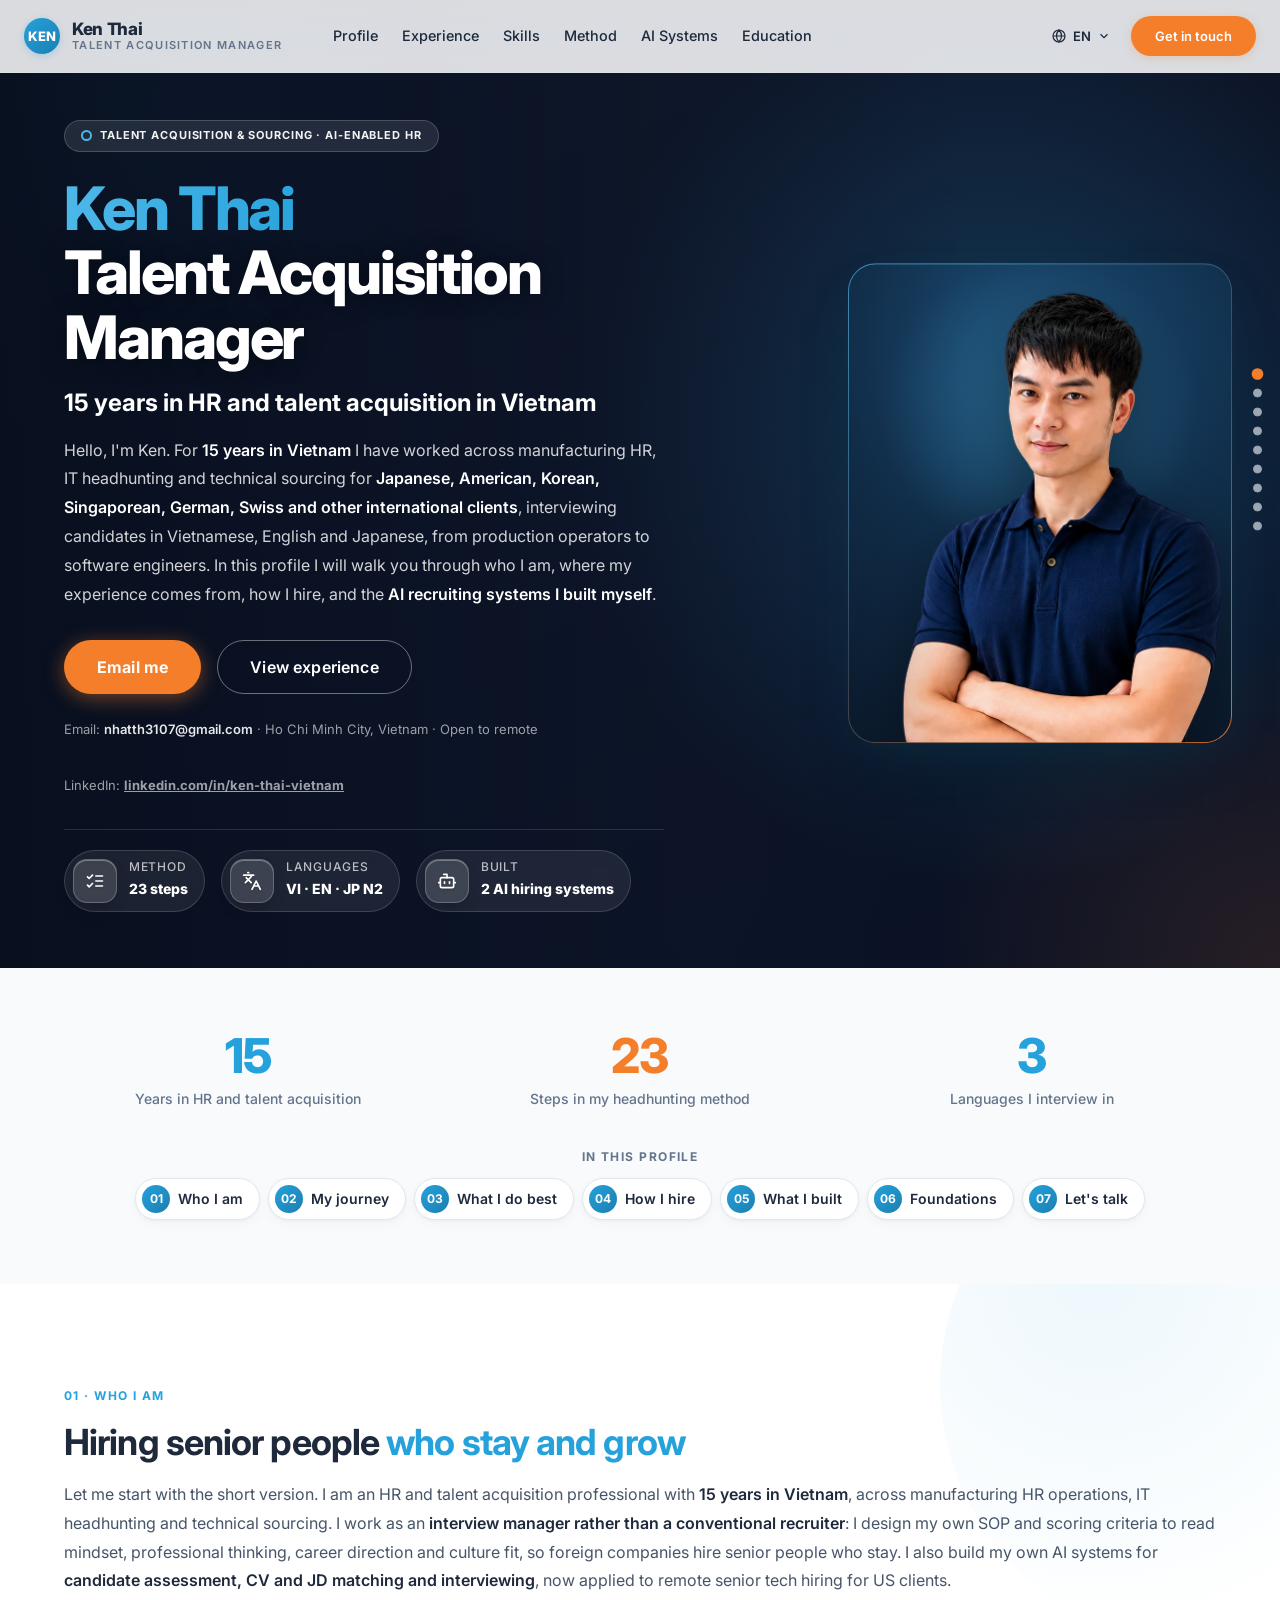
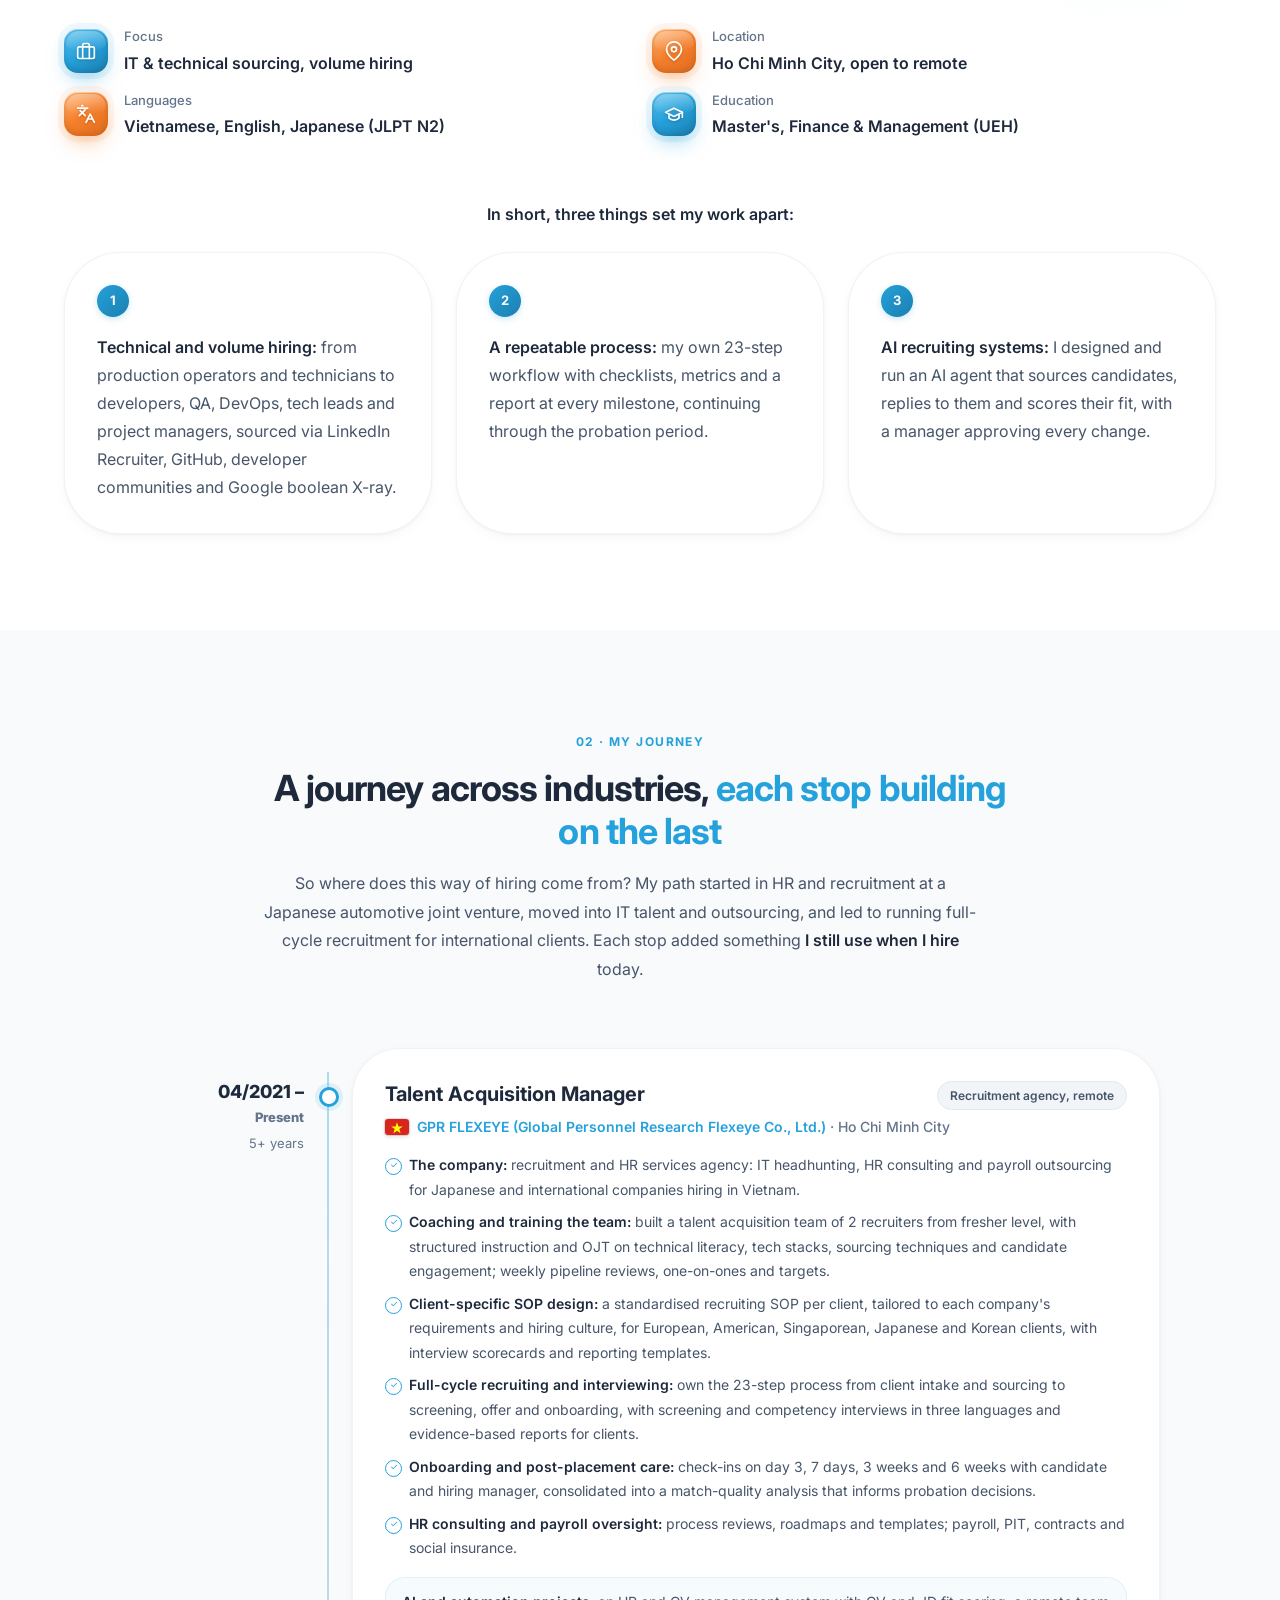
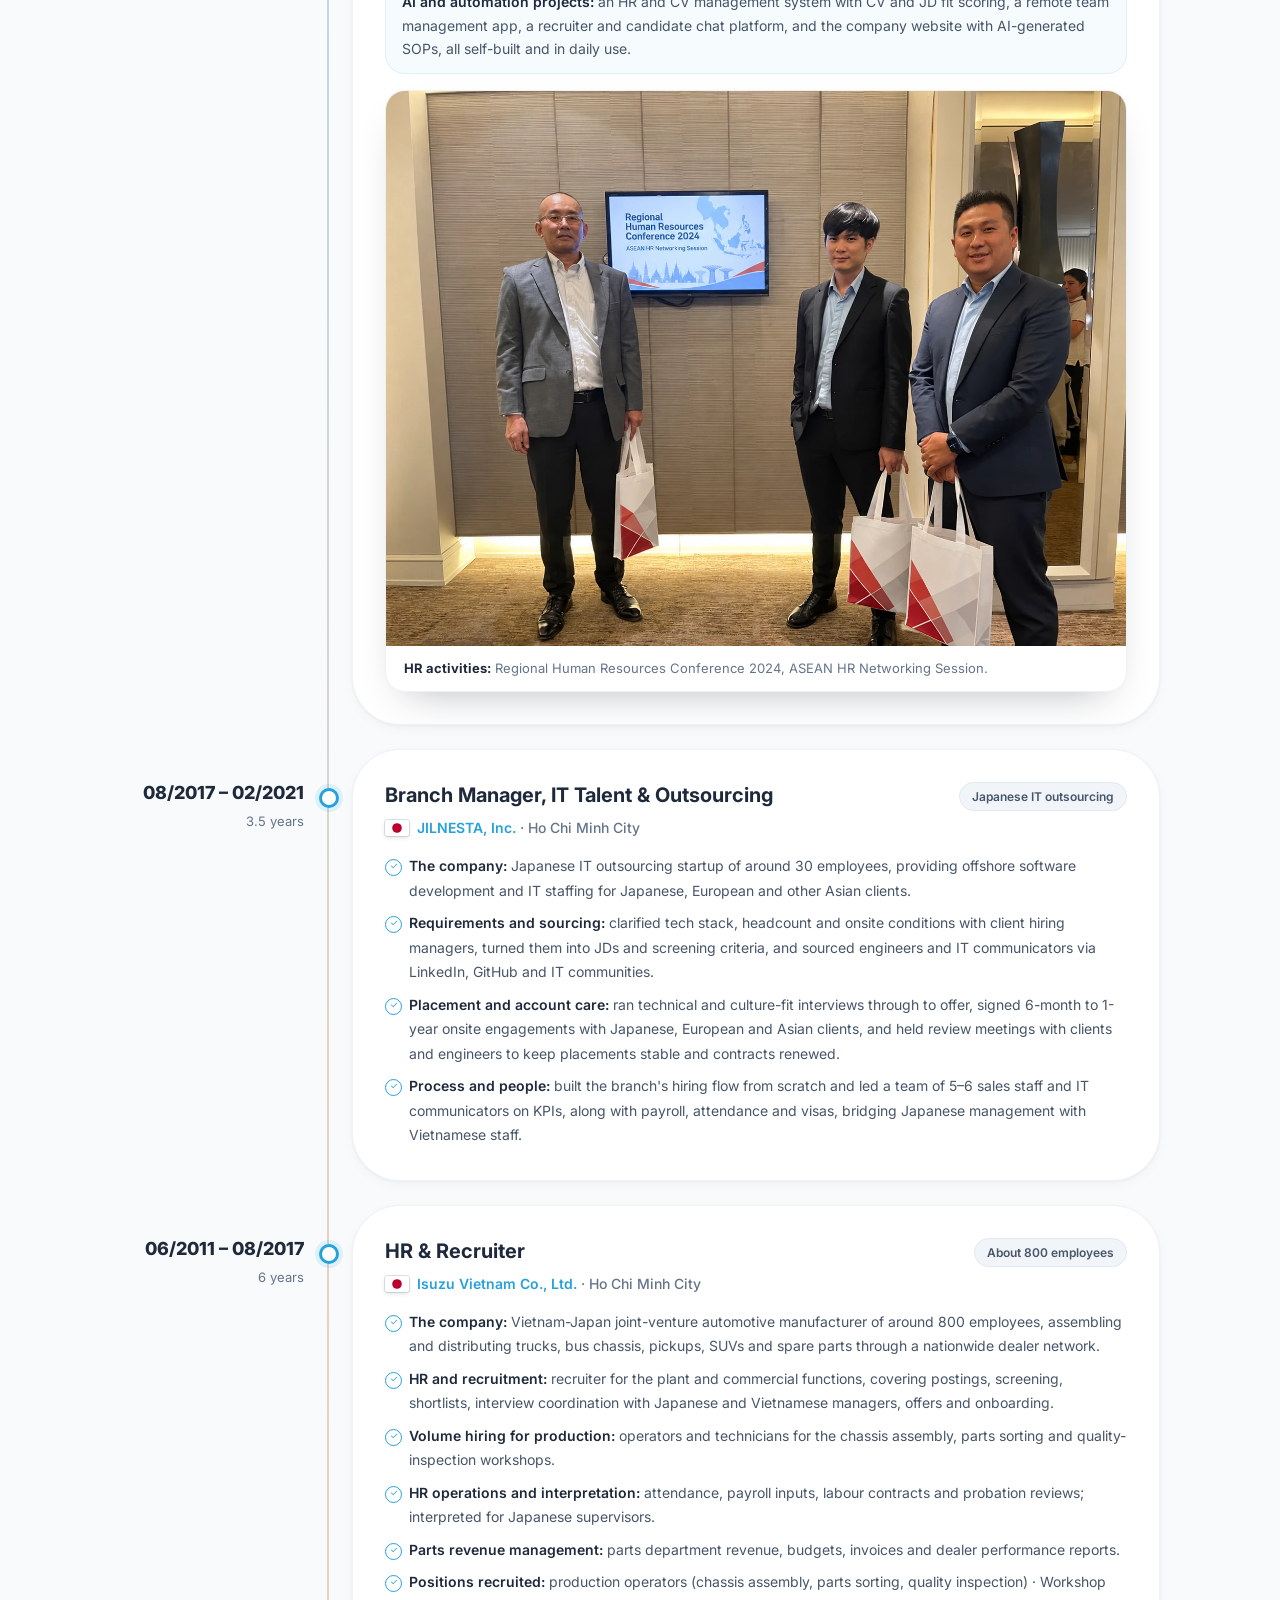
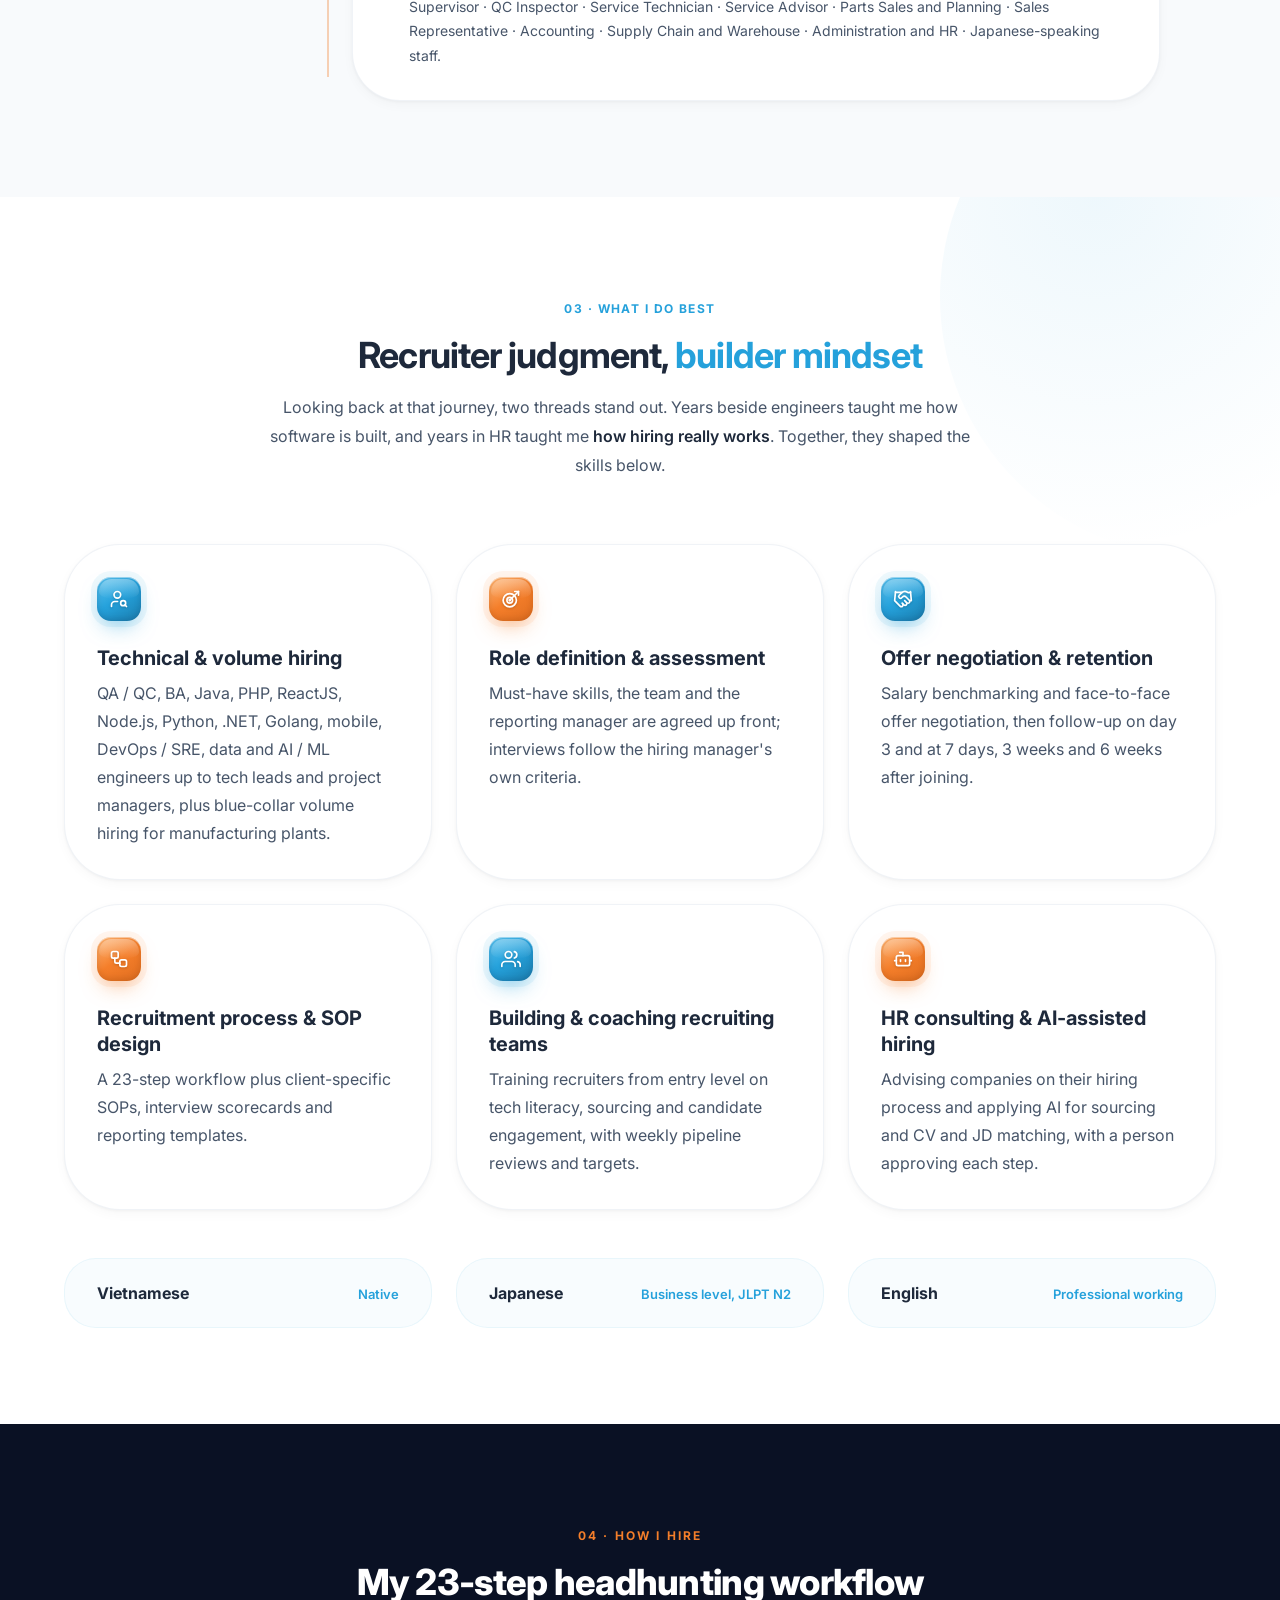
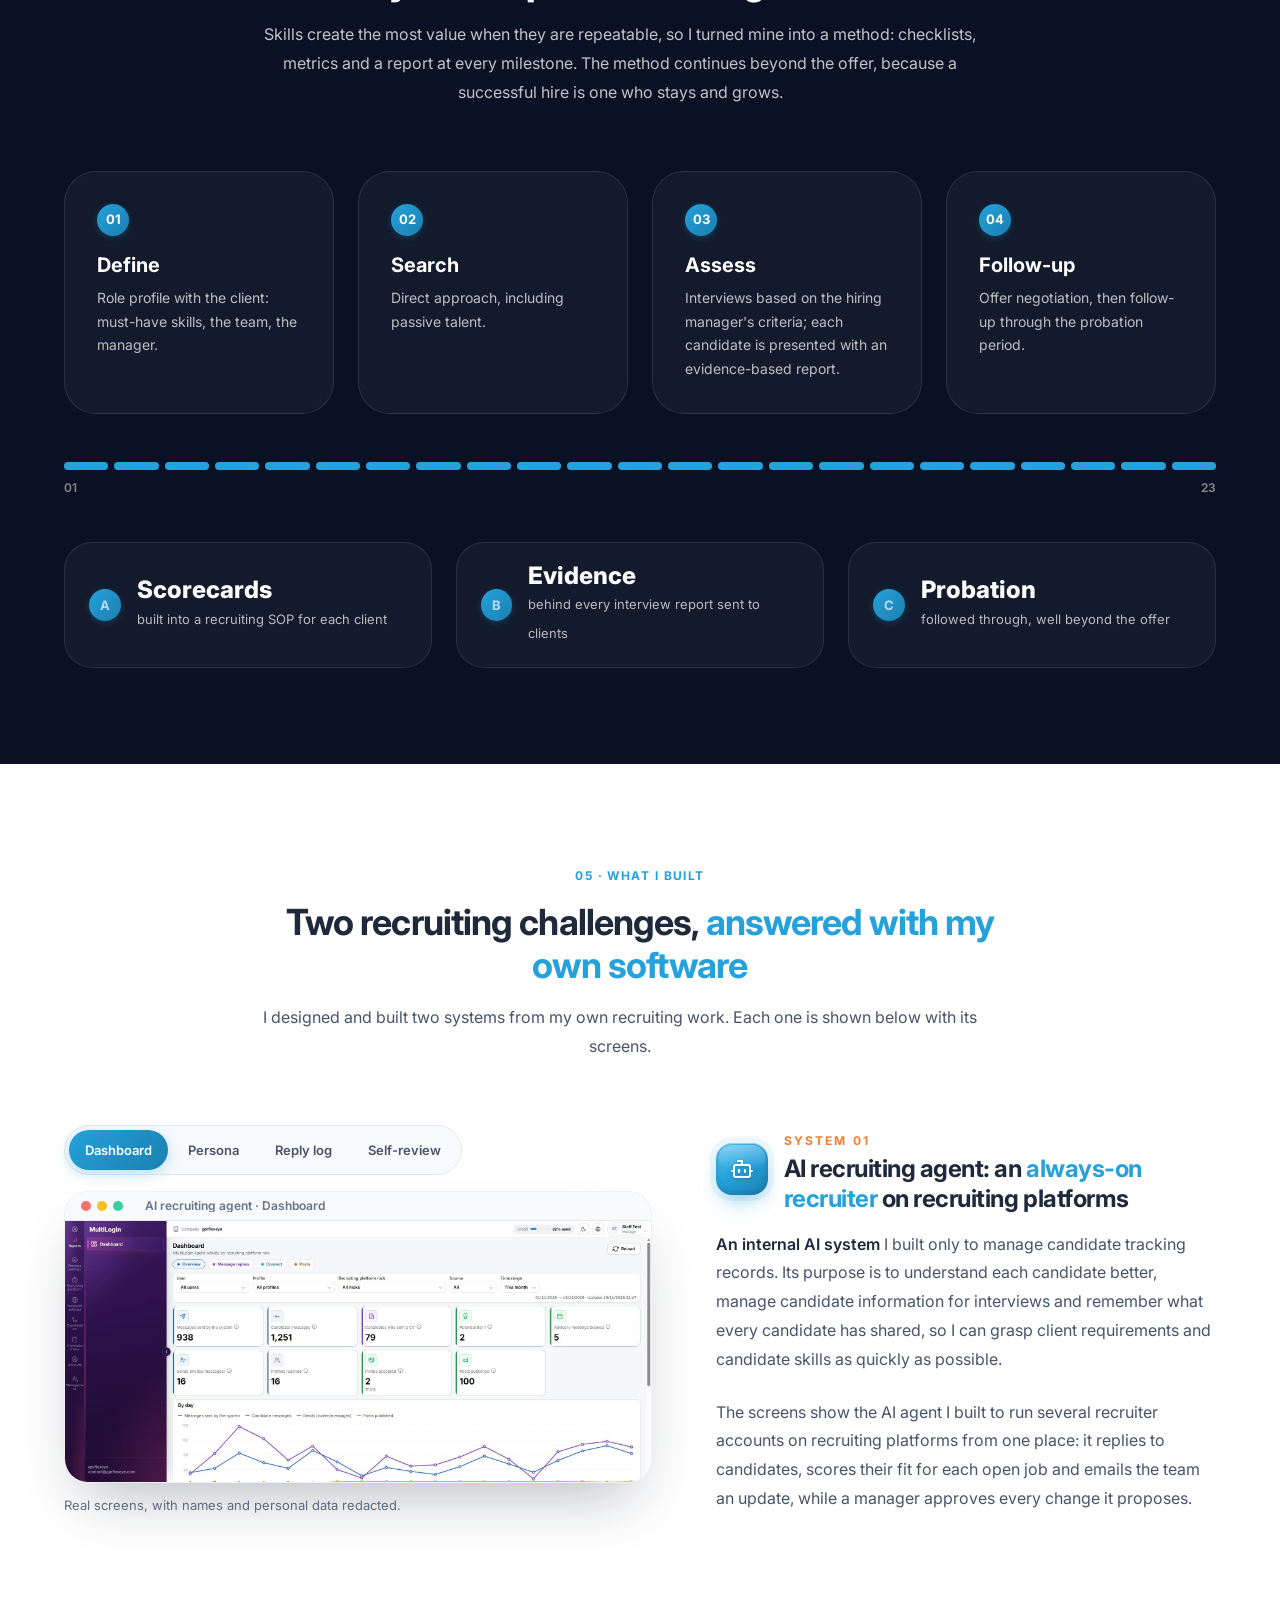
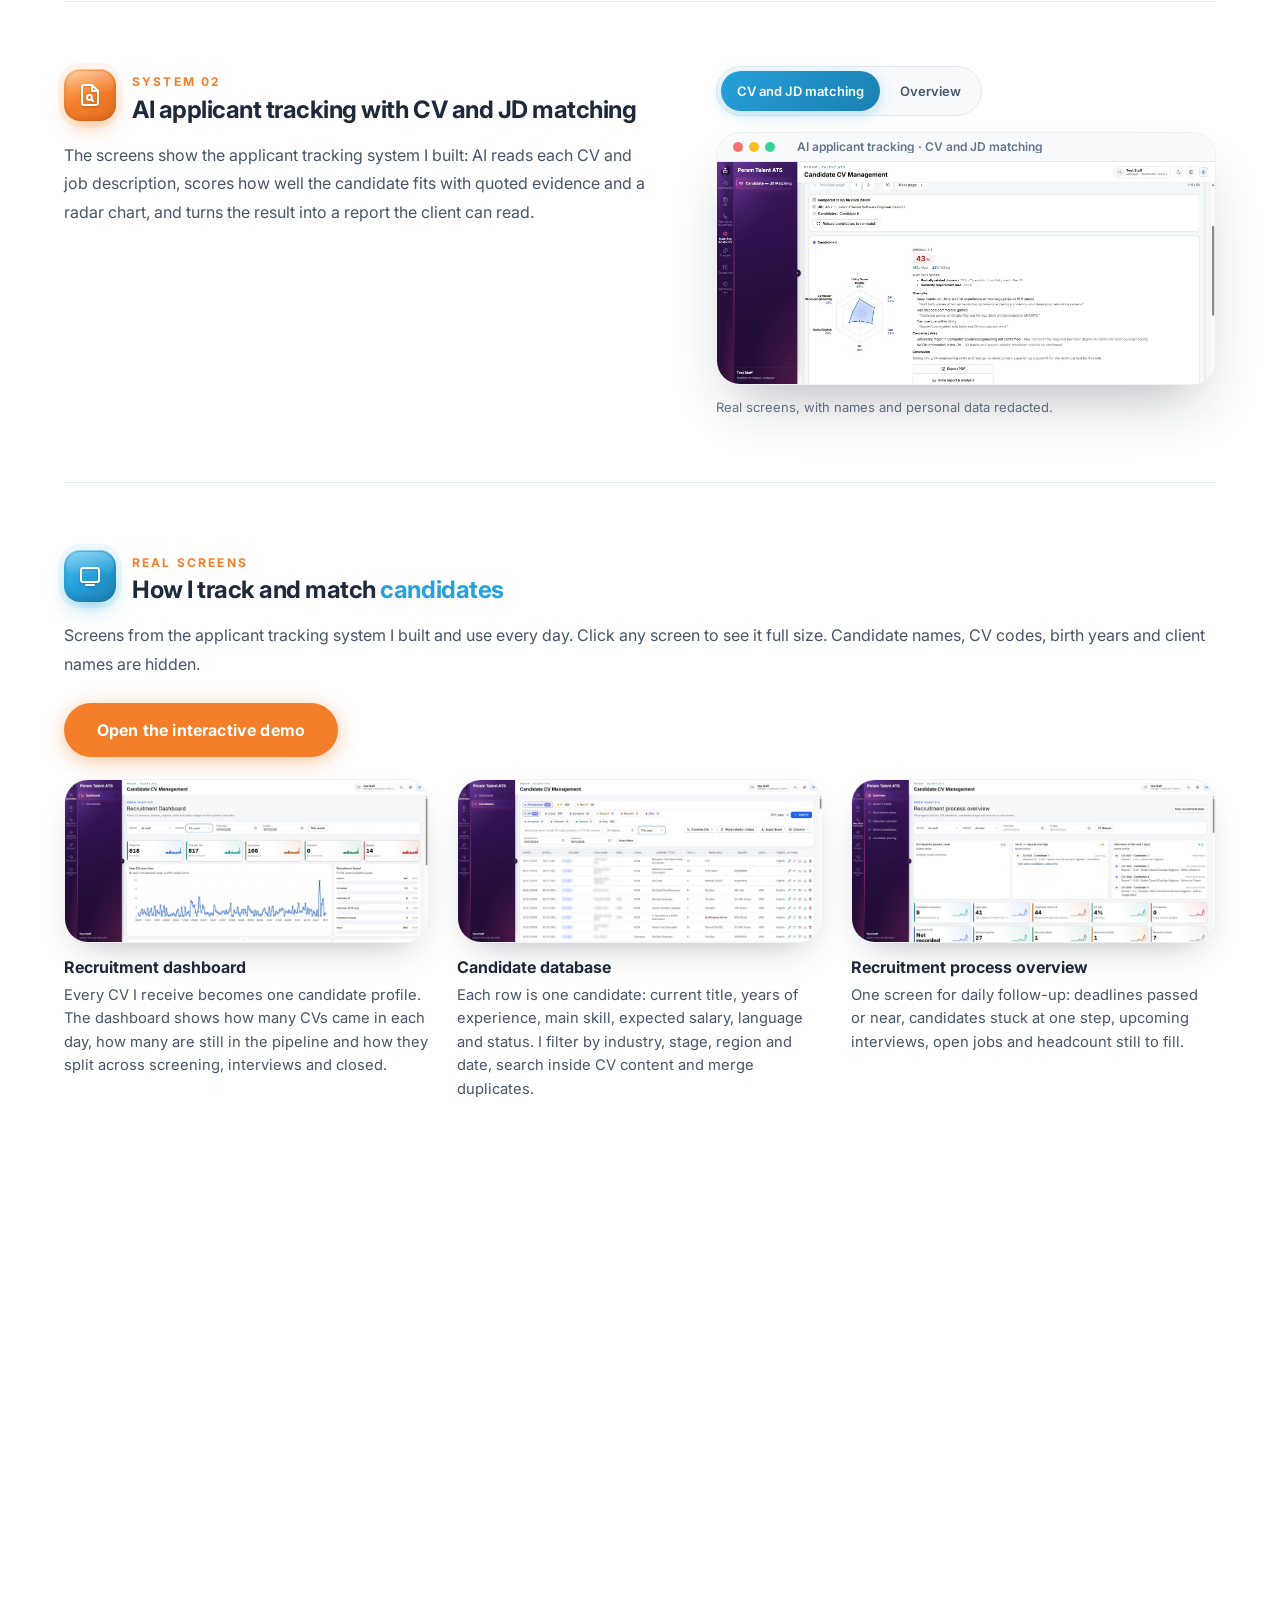
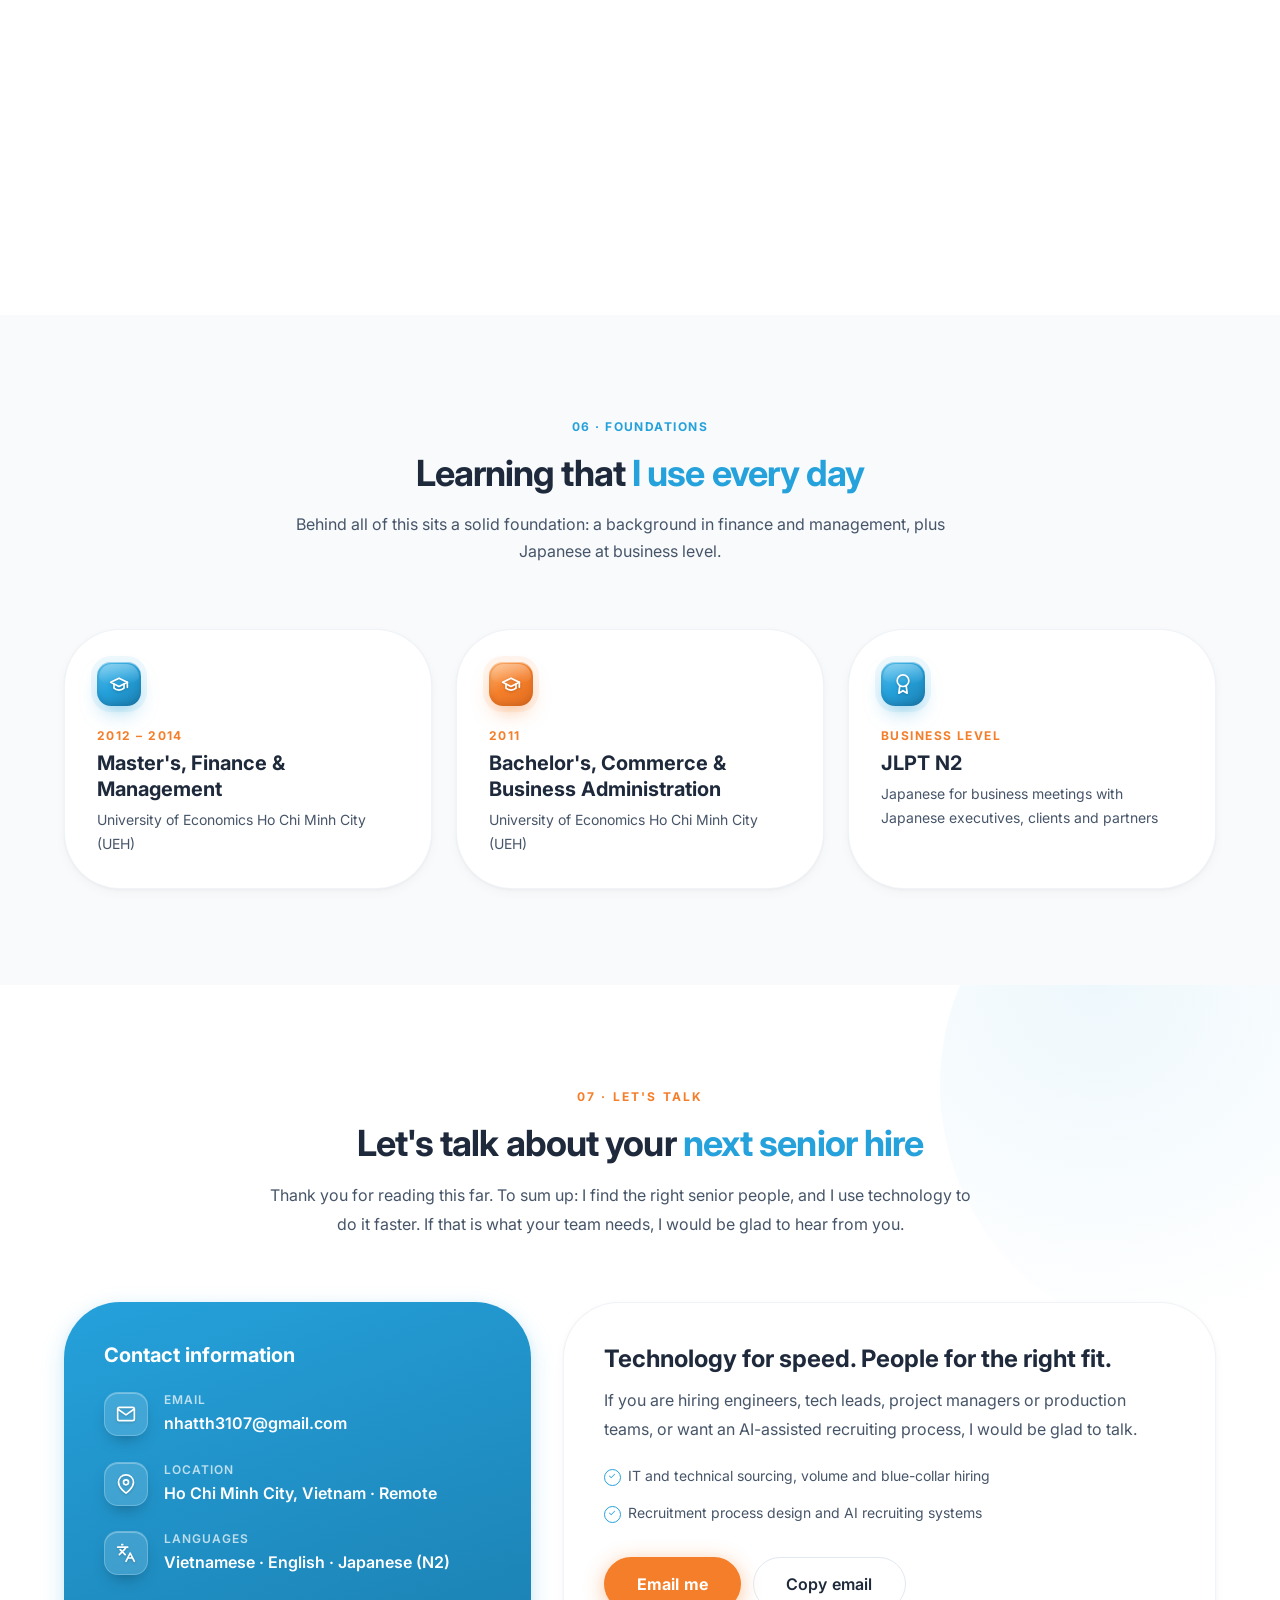
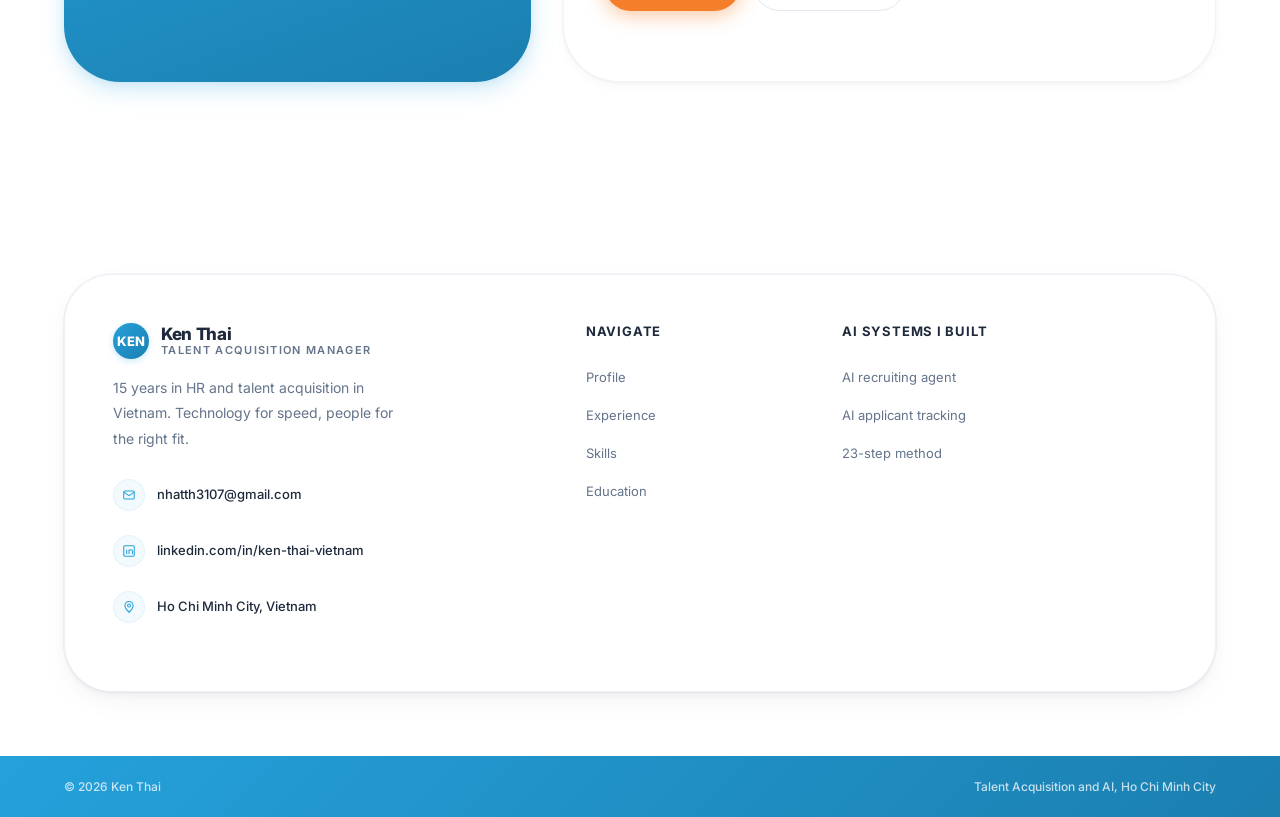
<file: index.html>
<!doctype html>
<html lang="en" data-lang="en">
<head>
<meta charset="utf-8">
<meta name="viewport" content="width=device-width, initial-scale=1">
<title>Ken Thai · Talent Acquisition Manager</title>
<meta name="description" content="Ken Thai, talent acquisition manager in Ho Chi Minh City, 15 years in HR and talent acquisition in Vietnam, interviewing in Vietnamese, English and Japanese, builder of AI recruiting systems.">
<link rel="preconnect" href="https://fonts.googleapis.com">
<link rel="preconnect" href="https://fonts.gstatic.com" crossorigin>
<link href="https://fonts.googleapis.com/css2?family=Inter:wght@400;500;600;700;800&family=Noto+Sans+JP:wght@400;500;700;800&display=swap" rel="stylesheet">
<style>
/* Design tokens. Light only. Old variable names kept for the section fragments. */
:root{
  /* brand  */
  --brand-blue:#25A1DB; --brand-blue-light:#4DB8E8; --brand-blue-dark:#1B7FB0;
  --brand-orange:#F47E2A; --brand-orange-light:#F9A256; --brand-orange-dark:#E06E20;
  --brand-navy:#0A1124; --brand-navy-2:#0F172A;
  --grad-blue:linear-gradient(135deg,#25A1DB 0%,#1B7FB0 100%);
  --grad-orange:linear-gradient(135deg,#F47E2A 0%,#F9A256 100%);
  --grad-text:linear-gradient(92deg,#4DB8E8 0%,#25A1DB 45%,#F47E2A 100%);
  --hero-overlay:linear-gradient(to right,rgba(8,15,30,.92) 0%,rgba(10,18,36,.80) 28%,rgba(15,23,42,.45) 55%,rgba(10,18,36,.15) 80%,rgba(10,18,36,.05) 100%);
  --card-rest:0 1px 3px rgba(0,0,0,.04),0 4px 12px rgba(0,0,0,.03);
  --card-hover:0 12px 40px -8px rgba(0,0,0,.1),0 4px 16px -4px rgba(0,0,0,.06);

  /* semantic names used by the fragments */
  --bg:#FFFFFF; --bg2:#EEF7FC; --surface:#FFFFFF; --surface2:#F8FAFC;
  --line:#E2E8F0; --ink:#1E293B; --mute:#475569; --dim:#64748B;
  --acc:#F47E2A; --acc2:#E06E20; --blue:#25A1DB; --blue2:#1B7FB0;
  --glowA:rgba(37,161,219,.22); --glowB:rgba(244,126,42,.08);
  --shadow:var(--card-rest); --shadow-lg:var(--card-hover);
  --grid:transparent;
  --r:56px; --r-sm:28px;
  --ease:cubic-bezier(.22,1,.36,1);
  --fh:"Inter","Plus Jakarta Sans",system-ui,-apple-system,sans-serif;
  --fb:"Inter","Plus Jakarta Sans",system-ui,-apple-system,sans-serif;
  color-scheme:light;
}

/* ===================== BASE ===================== */
*{box-sizing:border-box}
html{scroll-behavior:smooth;scroll-padding-top:80px}
html,body{margin:0}
body{background:#fff;color:var(--mute);font:400 16px/1.8 var(--fb);overflow-x:hidden;-webkit-font-smoothing:antialiased}
img{max-width:100%;display:block}
a{color:inherit}
h1,h2,h3,h4{font-family:var(--fh);margin:0;color:var(--ink);line-height:1.3}
p{margin:0}
::selection{background:rgba(37,161,219,.2);color:var(--ink)}
html[data-lang="en"] :is(.vi,.ja),html[data-lang="vi"] :is(.en,.ja),html[data-lang="ja"] :is(.en,.vi){display:none!important}
/* Japanese: font per script + kinsoku line-break rules */
html[data-lang="ja"]{--fb:"Inter","Noto Sans JP","Yu Gothic UI","Meiryo",sans-serif;--fh:var(--fb)}
html[data-lang="ja"] body{line-break:strict;word-break:normal;overflow-wrap:anywhere}
html[data-lang="ja"] :is(.h1,.h2,h1,h2,h3){letter-spacing:-.01em}
.lang-menu{position:relative}
.lang-list{position:absolute;right:0;top:calc(100% + 8px);min-width:180px;margin:0;padding:6px;list-style:none;background:#fff;border:1px solid var(--line);border-radius:20px;box-shadow:0 10px 28px -10px rgba(15,23,42,.22);z-index:1200}
.lang-list[hidden]{display:none}
.lang-list button{width:100%;display:flex;align-items:center;justify-content:space-between;gap:12px;min-height:40px;padding:8px 14px;border:0;border-radius:14px;background:transparent;font:500 .9rem/1.3 var(--fb);color:var(--ink);cursor:pointer;text-align:left}
.lang-list button:hover,.lang-list button:focus-visible{background:rgba(37,161,219,.06);color:var(--brand-blue)}
.lang-list button[aria-selected="true"]{color:var(--brand-blue);font-weight:700}
.lang-list button small{font:700 .6875rem/1 var(--fb);letter-spacing:.06em;color:var(--dim)}
.bgfx{display:none}
.cursor-glow{display:none}

/* ===================== LAYOUT  ===================== */
.wrap{max-width:1200px;margin:0 auto;padding:0 16px;position:relative;z-index:2}
@media(min-width:600px){.wrap{padding:0 24px}}
.sec{position:relative;overflow:clip;padding:80px 0;background:#fff}
@media(min-width:900px){.sec{padding:112px 0}}
/* alternate white / tint */
main > section.sec:nth-of-type(odd){background:#F8FAFC}
main > section.sec.sec--white{background:#fff}
main > section.sec.sec--tint{background:#F8FAFC}
/* dark navy section */
main > section.sec.sec--dark{background:var(--brand-navy);color:rgba(255,255,255,.85)}
.sec--dark h2,.sec--dark h3,.sec--dark .h2,.sec--dark .h3{color:#fff}
@media(min-width:900px){.sec--dark .h2{font-size:2.625rem;font-weight:800;letter-spacing:-.02em}}
.sec--dark .lead,.sec--dark .muted{color:rgba(255,255,255,.75)}
.sec--dark .dim{color:rgba(255,255,255,.55)}
/* soft blue blob */
.sec:not(#summary):not(#skills):not(#contact)::before{display:none}
.sec::before{content:"";position:absolute;width:520px;height:520px;right:-180px;top:-160px;border-radius:50%;pointer-events:none;background:radial-gradient(circle at 30% 30%,rgba(37,161,219,.08) 0%,transparent 70%);z-index:0}
.center{text-align:center}
.grid-2{display:grid;grid-template-columns:1fr 1fr;gap:56px;align-items:center}
.grid-3{display:grid;grid-template-columns:repeat(3,1fr);gap:24px}
.grid-4{display:grid;grid-template-columns:repeat(4,1fr);gap:24px}
@media(max-width:899px){.grid-2{grid-template-columns:1fr;gap:40px}.grid-4{grid-template-columns:repeat(2,1fr)}.grid-3{grid-template-columns:1fr 1fr}}
@media(max-width:599px){.grid-3,.grid-4{grid-template-columns:1fr}}

/* ===================== TYPOGRAPHY  ===================== */
/* .chap = eyebrow */
.chap{display:flex;align-items:center;gap:10px;margin:0 0 16px;font:700 .75rem/1.4 var(--fb);letter-spacing:.12em;text-transform:uppercase;color:var(--brand-blue)}
.center .chap,.chap.center{justify-content:center}
.chap b{display:none}
.chap i{flex:0 0 28px;height:2px;border-radius:2px;background:var(--brand-orange)}
.chap > span:last-child{color:var(--dim);font-weight:600;letter-spacing:.08em}
.sec--dark .chap{color:var(--brand-blue-light)}
/* .kick = kicker */
.kick{display:inline-block;margin-bottom:12px;font:700 .75rem/1.4 var(--fb);letter-spacing:.18em;text-transform:uppercase;color:var(--brand-orange)}
.h1{font-weight:800;letter-spacing:-.035em;line-height:1.08;font-size:2.25rem;color:var(--ink)}
@media(min-width:900px){.h1{font-size:3.25rem}}
@media(min-width:1200px){.h1{font-size:3.75rem}}
.h2{font-weight:700;letter-spacing:-.025em;line-height:1.2;font-size:1.875rem;color:var(--ink);margin:0 0 16px}
@media(min-width:900px){.h2{font-size:2.25rem}}
.h3{font-weight:600;letter-spacing:-.015em;line-height:1.3;font-size:1.25rem;color:var(--ink)}
/* accent word: span in h2 is blue on the site; .hl = blue, .hl-b = gradient (KineticTitle accent) */
.hl{color:var(--brand-blue)}
.hl-b{background:var(--grad-text);-webkit-background-clip:text;background-clip:text;-webkit-text-fill-color:transparent}
.sec--dark .hl{color:#7DD3FC}
.lead{font-size:1rem;line-height:1.8;color:var(--mute);max-width:720px;margin-top:8px}
.lead b{font-weight:600;color:var(--ink)}
.center .lead{margin-left:auto;margin-right:auto}
.muted{color:var(--mute)} .dim{color:var(--dim)}
.small{font-size:.8125rem}

/* ===================== COMPONENTS ===================== */
/* card */
.card{background:#fff;border:1px solid rgba(226,232,240,.5);border-radius:var(--r);padding:32px;box-shadow:var(--card-rest);position:relative;transition:all .4s var(--ease)}
.card:hover{box-shadow:var(--card-hover);transform:translateY(-4px);border-color:rgba(37,161,219,.15)}
.card.glass{background:rgba(255,255,255,.85);backdrop-filter:blur(16px);-webkit-backdrop-filter:blur(16px)}
.card.active{border-color:rgba(244,126,42,.45);box-shadow:0 12px 40px -8px rgba(244,126,42,.25),0 4px 16px -4px rgba(0,0,0,.06)}
.sec--dark .card{background:rgba(255,255,255,.04);border-color:rgba(255,255,255,.1);box-shadow:none;color:rgba(255,255,255,.85)}
/* .tile = site icon box (40px circle, 8% tint bg, 10% tint border) */
.tile{width:44px;height:44px;min-width:44px;border-radius:999px;display:grid;place-items:center;background:rgba(37,161,219,.08);border:1px solid rgba(37,161,219,.1);color:var(--brand-blue)}
.tile.acc{background:rgba(244,126,42,.08);border-color:rgba(244,126,42,.1);color:var(--brand-orange)}
.tile svg{width:20px;height:20px;stroke-width:1.5}
/* pill = hero stat chip / footer icon chip on light */
.pill{display:inline-flex;align-items:center;gap:8px;padding:6px 14px;border-radius:32px;border:1px solid var(--line);background:#fff;font:600 .8125rem/1.4 var(--fb);color:var(--ink);box-shadow:var(--card-rest)}
.pill code{font:700 .6875rem/1 var(--fb);color:var(--brand-blue);background:rgba(37,161,219,.08);padding:4px 7px;border-radius:999px;letter-spacing:.06em}
.pill.acc{background:rgba(244,126,42,.1);border-color:rgba(244,126,42,.3);color:var(--brand-orange-dark);box-shadow:none}
.pill.ghost{box-shadow:none;background:transparent;border-style:dashed;color:var(--mute)}
.pills{display:flex;flex-wrap:wrap;gap:10px}
/* buttons */
.btn{display:inline-flex;align-items:center;justify-content:center;gap:8px;padding:12px 32px;border-radius:32px;font:600 .9375rem/1.75 var(--fb);letter-spacing:.01em;text-decoration:none;border:1px solid transparent;cursor:pointer;transition:all .3s var(--ease)}
.btn:hover{transform:translateY(-2px)}
.btn.primary{background:var(--brand-orange);color:#fff;box-shadow:0 4px 20px rgba(244,126,42,.45)}
.btn.primary:hover{background:var(--brand-orange-dark);box-shadow:0 8px 30px rgba(244,126,42,.55)}
.btn.blue{background:var(--grad-blue);color:#fff;box-shadow:0 4px 14px rgba(37,161,219,.3)}
.btn.ghost{background:transparent;border-color:var(--line);color:var(--ink)}
.btn.ghost:hover{border-color:#cbd5e1;background:rgba(241,245,249,.5)}
.on-dark .btn.ghost,.sec--dark .btn.ghost{border-color:rgba(255,255,255,.4);color:#fff;backdrop-filter:blur(4px)}
.on-dark .btn.ghost:hover,.sec--dark .btn.ghost:hover{border-color:#fff;background:rgba(255,255,255,.08)}
.btn:focus-visible,.icon-btn:focus-visible,a:focus-visible,button:focus-visible{outline:2px solid var(--brand-blue);outline-offset:3px}
/* stat = StatsBar (big 800 number, alternating blue/orange) */
.stat{text-align:center}
.stat .num{font:800 2.5rem/1 var(--fh);color:var(--brand-blue);letter-spacing:-.02em}
@media(min-width:900px){.stat .num{font-size:3rem}}
.stat:nth-child(even) .num{color:var(--brand-orange)}
.stat .num .unit{color:inherit}
.stat .lbl{margin-top:8px;color:var(--dim);font-size:.875rem;font-weight:500;line-height:1.5}
/* screenshot frame = site .media (big radius, deep shadow) */
.shot{margin:0;border-radius:24px;overflow:hidden;background:#fff;border:1px solid rgba(15,23,42,.06);box-shadow:0 30px 60px -20px rgba(15,23,42,.3);cursor:zoom-in;transform-style:preserve-3d}
.shot-bar{display:flex;align-items:center;gap:6px;padding:10px 16px;background:#F8FAFC;border-bottom:1px solid var(--line);font:600 .75rem/1 var(--fb);color:var(--dim)}
.shot-bar i{width:10px;height:10px;border-radius:50%;background:#F87171}
.shot-bar i:nth-child(2){background:#FBBF24}.shot-bar i:nth-child(3){background:#34D399}
.shot-bar span{margin-left:10px;white-space:nowrap;overflow:hidden;text-overflow:ellipsis}
.shot img{width:100%;height:auto}
.shot figcaption,.cap{font-size:.8125rem;color:var(--dim);margin-top:12px;line-height:1.6}
/* bracket = site .commit box (pale blue) */
.bracket{position:relative;padding:32px;border-radius:var(--r);background:rgba(37,161,219,.03);border:1px solid rgba(37,161,219,.08);box-shadow:0 1px 3px rgba(0,0,0,.02)}
@media(min-width:900px){.bracket{padding:48px}}
.bar{height:8px;border-radius:99px;background:#EEF2F7;overflow:hidden}
.bar>i{display:block;height:100%;width:var(--w,50%);border-radius:inherit;background:var(--grad-blue);transform:scaleX(0);transform-origin:left;transition:transform 1.4s var(--ease)}
.in .bar>i,.bar.in>i{transform:scaleX(1)}
.marquee{overflow:hidden;mask-image:linear-gradient(90deg,transparent,#000 10%,#000 90%,transparent)}
.marquee>div{display:flex;gap:14px;width:max-content;animation:mq 40s linear infinite}
@keyframes mq{to{transform:translateX(-50%)}}
/* site checklist */
.checks{list-style:none;margin:0;padding:0;display:flex;flex-direction:column;gap:12px}
.checks li{position:relative;padding-left:26px;font-size:.875rem;line-height:1.75;color:var(--mute)}
.checks li::before{content:"✓";position:absolute;left:0;top:5px;width:15px;height:15px;border:1.5px solid var(--brand-blue);border-radius:50%;color:var(--brand-blue);font-size:9px;line-height:12px;text-align:center}
/* site orange-dot caption + rotated blue badge */
.dot-cap{display:inline-flex;align-items:center;gap:10px;font-size:.875rem;font-weight:600}
.dot-cap::before{content:"";width:8px;height:8px;border-radius:50%;background:var(--brand-orange);box-shadow:0 0 0 4px rgba(244,126,42,.3)}
.badge-blue{display:inline-block;transform:rotate(-4deg);background:var(--grad-blue);color:#fff;border-radius:16px;padding:14px 18px;box-shadow:0 18px 36px -10px rgba(43,166,217,.6)}
.badge-blue small{display:block;font-size:.65rem;letter-spacing:.1em;font-weight:700;opacity:.85;text-transform:uppercase}
.badge-blue b{font-size:1.5rem;font-weight:800;line-height:1}
.solution{padding:24px;border-radius:var(--r);text-align:center;background:var(--grad-blue);box-shadow:0 12px 28px rgba(37,161,219,.25),0 2px 8px rgba(37,161,219,.12);color:#fff;font-weight:700;font-size:.9375rem}

/* ===================== MOTION  ===================== */
[data-reveal]{opacity:0;transform:translateY(30px);transition:opacity .8s var(--ease),transform .8s var(--ease),filter .8s var(--ease);transition-delay:calc(var(--i,0) * 100ms)}
[data-reveal="left"]{transform:translateX(-40px)}
[data-reveal="right"]{transform:translateX(40px)}
[data-reveal="zoom"]{transform:scale(.94)}
[data-reveal="blur"]{filter:blur(10px);transform:none}
[data-reveal].in{opacity:1;transform:none;filter:none}
.strike{position:relative;display:inline-block;transition:color .6s .5s}
.strike::after{content:"";position:absolute;left:-2%;right:-2%;top:55%;height:3px;background:var(--brand-orange);border-radius:2px;transform:scaleX(0);transform-origin:left;transition:transform .8s var(--ease) var(--sd,.4s)}
.in .strike::after,.strike.in::after{transform:scaleX(1)}
.in .strike,.strike.in{color:var(--dim)}
.draw{stroke-dasharray:1;stroke-dashoffset:1;transition:stroke-dashoffset 1.8s var(--ease) var(--dd,0s)}
.in .draw,.draw.in{stroke-dashoffset:0}
/* KineticTitle: words rise with slight rotation (.7s, 45ms stagger) */
[data-split] .w{display:inline-block;overflow:hidden;vertical-align:top;padding-bottom:.08em}
[data-split] .w>span{display:inline-block;transform:translateY(115%) rotate(7deg);transform-origin:0 100%;opacity:0;transition:transform .7s var(--ease),opacity .7s var(--ease);transition-delay:calc(var(--wi) * 45ms)}
[data-split].in .w>span{transform:none;opacity:1}
.hl-b[data-split] .w>span,.hl-b .w>span{background:var(--grad-text);-webkit-background-clip:text;background-clip:text;-webkit-text-fill-color:transparent}
.pulse{position:relative}
.pulse::after{content:"";position:absolute;inset:-6px;border-radius:inherit;border:2px solid var(--brand-orange);opacity:0;animation:pulse 2.4s var(--ease) infinite}
@keyframes pulse{0%{opacity:.7;transform:scale(.9)}100%{opacity:0;transform:scale(1.35)}}
.float{animation:float 6s ease-in-out infinite}
@keyframes float{50%{transform:translateY(-10px)}}
@keyframes spin{to{transform:rotate(360deg)}}
.spin-slow{animation:spin 30s linear infinite}
@keyframes hero-pulse{0%,100%{opacity:.5;transform:scale(1)}50%{opacity:1;transform:scale(1.15)}}
.fx-particles{position:absolute;inset:0;z-index:1;opacity:.4;pointer-events:none}
/* featured icon: library box sizes (44 / 52) + outer ring, with gradient fill, top highlight and coloured drop shadow */
.fi{position:relative;width:52px;height:52px;min-width:52px;border-radius:16px;display:inline-grid;place-items:center;color:#fff;
  background:linear-gradient(145deg,#5CC4F0 0%,#25A1DB 48%,#1B7FB0 100%);
  box-shadow:inset 0 1px 0 rgba(255,255,255,.45),inset 0 -2px 6px rgba(10,60,100,.25),0 10px 22px -8px rgba(37,161,219,.65),0 0 0 6px rgba(37,161,219,.08)}
.fi::after{content:"";position:absolute;inset:2px 2px 50% 2px;border-radius:14px 14px 40% 40%;background:linear-gradient(180deg,rgba(255,255,255,.32),rgba(255,255,255,0));pointer-events:none}
.fi.or{background:linear-gradient(145deg,#FFB877 0%,#F47E2A 50%,#E06E20 100%);box-shadow:inset 0 1px 0 rgba(255,255,255,.45),inset 0 -2px 6px rgba(120,50,0,.22),0 10px 22px -8px rgba(244,126,42,.65),0 0 0 6px rgba(244,126,42,.08)}
.fi svg{position:relative;z-index:1;width:24px;height:24px;stroke-width:2;filter:drop-shadow(0 1px 1px rgba(0,0,0,.18))}
.fi.sm{width:44px;height:44px;min-width:44px;border-radius:14px}
.fi.sm svg{width:20px;height:20px}
.fi.lg{width:64px;height:64px;min-width:64px;border-radius:20px}
.fi.lg svg{width:30px;height:30px}
.fi.glass{background:rgba(255,255,255,.14);box-shadow:inset 0 1px 0 rgba(255,255,255,.3),0 8px 18px -8px rgba(0,0,0,.4);border:1px solid rgba(255,255,255,.22)}
.fi.glass::after{display:none}
/* tilt glare */
[data-tilt]{transition:transform .5s var(--ease)}

/* ===================== HEADER  ===================== */
.progress{position:fixed;left:0;top:0;height:3px;width:100%;z-index:1200;transform-origin:left;transform:scaleX(0);background:linear-gradient(90deg,var(--brand-blue),var(--brand-orange))}
.topbar{position:fixed;inset:0 0 auto 0;z-index:1100;background:rgba(255,255,255,.85);backdrop-filter:blur(20px) saturate(180%);-webkit-backdrop-filter:blur(20px) saturate(180%);border-bottom:1px solid rgba(226,232,240,.3);transition:all .3s ease}
.topbar.is-scrolled{background:rgba(255,255,255,.95);border-bottom-color:rgba(226,232,240,.6);box-shadow:0 1px 8px rgba(0,0,0,.05)}
.topbar-in{max-width:1536px;margin:0 auto;padding:0 16px;min-height:64px;display:flex;align-items:center;gap:8px}
@media(min-width:600px){.topbar-in{padding:0 24px}}
@media(min-width:900px){.topbar-in{min-height:72px}}
.brand{display:flex;align-items:center;gap:10px;margin-right:32px;text-decoration:none;white-space:nowrap}
.brand-mark{width:36px;height:36px;border-radius:999px;display:grid;place-items:center;background:var(--grad-blue);color:#fff;font:800 .8125rem/1 var(--fb);letter-spacing:.02em;box-shadow:0 2px 6px rgba(37,161,219,.25)}
.brand-name{font:800 1.0625rem/1.1 var(--fb);color:var(--ink);letter-spacing:-.02em}
.brand-name small{display:block;font:600 .625rem/1.3 var(--fb);color:var(--dim);letter-spacing:.12em;text-transform:uppercase}
.topbar nav{flex:1;display:none;gap:2px}
@media(min-width:1100px){.topbar nav{display:flex}}
.topbar nav a{position:relative;padding:6px 11px;border-radius:12px;color:var(--ink);font:500 .9rem/1.6 var(--fb);text-decoration:none;white-space:nowrap;transition:all .2s}
.topbar nav a:hover{color:var(--brand-blue);background:rgba(37,161,219,.04)}
.topbar nav a.on{color:var(--brand-blue);font-weight:700}
.topbar nav a.on::after{content:"";position:absolute;bottom:3px;left:25%;right:25%;height:2.5px;border-radius:2px;background:var(--brand-blue)}
.top-right{display:flex;align-items:center;gap:8px;margin-left:auto}
.icon-btn{background:none;border:0;color:var(--ink);font:600 .8125rem/1 var(--fb);padding:8px 12px;border-radius:12px;cursor:pointer;display:inline-flex;align-items:center;gap:6px}
.icon-btn:hover{background:rgba(0,0,0,.03)}
.icon-btn svg{width:16px;height:16px}
.top-cta{display:none;font:600 .8125rem/1.75 var(--fb);padding:8px 24px;border-radius:32px;background:var(--brand-orange);color:#fff;text-decoration:none;white-space:nowrap;box-shadow:0 2px 8px rgba(244,126,42,.25);transition:all .3s var(--ease)}
.top-cta:hover{background:var(--brand-orange-dark);box-shadow:0 4px 16px rgba(244,126,42,.35)}
@media(min-width:600px){.top-cta{display:inline-flex}}
.dots{position:fixed;right:18px;top:50%;transform:translateY(-50%);z-index:80;display:flex;flex-direction:column;gap:10px}
.dots a{width:9px;height:9px;border-radius:50%;border:1.5px solid #94A3B8;display:block;transition:all .3s;background:rgba(255,255,255,.6)}
.dots a.on{background:var(--brand-orange);border-color:var(--brand-orange);transform:scale(1.3)}
@media(max-width:899px){.dots{display:none}}

/* ===================== FOOTER  ===================== */
.ft{background:#fff;padding-top:64px;position:relative;z-index:2}
@media(min-width:900px){.ft{padding-top:96px}}
.ft-card{display:grid;grid-template-columns:1fr;gap:32px;padding:32px;border-radius:48px;background:#fff;border:1px solid rgba(226,232,240,.6);box-shadow:0 4px 6px -1px rgba(0,0,0,.04),0 10px 30px -5px rgba(0,0,0,.06),0 0 0 1px rgba(241,245,249,.8)}
@media(min-width:900px){.ft-card{grid-template-columns:4fr 2fr 3fr;gap:40px;padding:48px}}
.ft-brand p{font-size:.875rem;line-height:1.8;color:var(--dim);margin:16px 0 24px;max-width:300px}
.ft-ct{display:flex;gap:12px;align-items:center;margin-bottom:14px;text-decoration:none;color:var(--ink);font-size:.8125rem;font-weight:500;transition:color .2s}
.ft-ct:hover{color:var(--brand-blue)}
.ft-ico{width:32px;height:32px;min-width:32px;border-radius:32px;background:rgba(37,161,219,.06);border:1px solid rgba(37,161,219,.08);color:var(--brand-blue);display:grid;place-items:center}
.ft-ico svg{width:14px;height:14px}
.ft-col h4{margin:0 0 20px;font-size:.8125rem;font-weight:700;color:var(--ink);text-transform:uppercase;letter-spacing:.06em}
.ft-col>a{display:flex;align-items:center;gap:4px;margin-bottom:8px;color:var(--dim);font-size:.8125rem;text-decoration:none;transition:all .2s}
.ft-col>a:hover{color:var(--brand-orange);transform:translateX(3px)}
.ft-col>a.ft-btn,.ft-col>a.ft-btn:hover{color:#fff;transform:none}
.ft-col p{font-size:.8125rem;line-height:1.7;color:var(--dim);margin:0 0 24px}
.ft-btn{display:flex;justify-content:center;gap:8px;padding:12px 28px;border-radius:40px;background:var(--brand-orange);color:#fff;font-size:.875rem;font-weight:600;text-decoration:none;box-shadow:0 4px 10px rgba(244,126,42,.25),0 1px 3px rgba(244,126,42,.15);transition:all .3s var(--ease)}
.ft-btn:hover{background:var(--brand-orange-dark);box-shadow:0 6px 20px rgba(244,126,42,.35)}
.ft-bar{margin-top:48px;padding:20px 0;background:var(--grad-blue)}
@media(min-width:900px){.ft-bar{margin-top:64px}}
.ft-bar .wrap{display:flex;flex-wrap:wrap;justify-content:space-between;align-items:center;gap:12px;color:rgba(255,255,255,.75);font-size:.75rem;font-weight:500}

/* ===================== LIGHTBOX ===================== */
.lightbox{position:fixed;inset:0;z-index:1300;background:rgba(8,15,30,.85);backdrop-filter:blur(6px);display:grid;place-items:center;padding:24px;opacity:0;pointer-events:none;transition:opacity .35s}
.lightbox.open{opacity:1;pointer-events:auto}
.lightbox img{max-width:min(1400px,96vw);max-height:86vh;border-radius:16px;box-shadow:0 30px 80px rgba(0,0,0,.6);transform:scale(.94);transition:transform .45s var(--ease)}
.lightbox.open img{transform:none}
.lightbox p{color:#E2E8F0;margin-top:14px;text-align:center;font-size:14px}
.lightbox .icon-btn{position:absolute;top:18px;right:18px;color:#fff;background:rgba(255,255,255,.1)}


/* QA: tap targets >= 40px, min text 12px, readable orange buttons */
.icon-btn{min-height:44px;min-width:44px}
.top-cta{min-height:40px;align-items:center}
.ft-col>a{min-height:36px;margin-bottom:2px}
.ft-ct{min-height:40px}
.ft-btn{font-size:.9375rem;font-weight:700}
.btn.primary{font-weight:700}
.lightbox .icon-btn{min-width:44px;min-height:44px}
small{font-size:max(12px,.75rem)}


/* spacing scale (design library) */
@media(min-width:900px){.sec{padding:96px 0}}
.sec--dark .h2{font-size:inherit}
@media(min-width:900px){.sec--dark .h2{font-size:2.25rem;font-weight:800}}
.checks li{padding-left:24px}
.shot-bar{padding:8px 16px}.shot-bar span{margin-left:8px}
.badge-blue{padding:12px 16px}.badge-blue small{font-size:11px}
.brand{gap:12px}.brand-name small{font-size:11px}
.ft-ct{margin-bottom:16px}.ft-btn{padding:12px 24px}
.btn{font-size:1rem}

@media (prefers-reduced-motion:reduce){
  *,*::before,*::after{animation:none!important;transition:none!important}
  [data-reveal],[data-split] .w>span{opacity:1!important;transform:none!important;filter:none!important}
  .draw{stroke-dashoffset:0!important}
}
@media print{.topbar,.dots,.progress,.lightbox{display:none!important}[data-reveal]{opacity:1!important;transform:none!important}}
#proof.proof-wide{display:block!important;grid-template-columns:none!important}.proof-wide .sys-title{margin-bottom:12px}.ats-grid{display:grid;grid-template-columns:repeat(3,minmax(0,1fr));gap:28px}.ats-item .shot{border-radius:14px;box-shadow:0 16px 36px -18px rgba(15,23,42,.35)}.ats-item h4{margin:14px 0 6px;font-size:1rem}.ats-item p{margin:0;font-size:.92rem;line-height:1.6;color:var(--muted,#475569)}@media (max-width:1000px){.ats-grid{grid-template-columns:repeat(2,minmax(0,1fr))}}@media (max-width:640px){.ats-grid{grid-template-columns:1fr}}.lightbox img{max-width:min(1920px,96vw)!important;max-height:90vh!important}
</style>
</head>
<body>
<div class="progress" aria-hidden="true"></div>

<header class="topbar">
  <div class="topbar-in">
    <a class="brand" href="#hero" aria-label="Ken Thai">
      <span class="brand-mark">KEN</span>
      <span class="brand-name">Ken Thai<small>Talent Acquisition Manager</small></span>
    </a>
    <nav aria-label="Sections">
      <a href="#summary"><span class="en">Profile</span><span class="vi">Hồ sơ</span><span class="ja">プロフィール</span></a>
      <a href="#experience"><span class="en">Experience</span><span class="vi">Kinh nghiệm</span><span class="ja">職務経歴</span></a>
      <a href="#skills"><span class="en">Skills</span><span class="vi">Kỹ năng</span><span class="ja">スキル</span></a>
      <a href="#method"><span class="en">Method</span><span class="vi">Quy trình</span><span class="ja">採用手法</span></a>
      <a href="#systems"><span class="en">AI Systems</span><span class="vi">Hệ thống AI</span><span class="ja">AIシステム</span></a>
      <a href="#education"><span class="en">Education</span><span class="vi">Học vấn</span><span class="ja">学歴</span></a>
    </nav>
    <div class="top-right">
      <div class="lang-menu">
        <button class="icon-btn" id="langBtn" type="button" aria-haspopup="listbox" aria-expanded="false" aria-controls="langList" aria-label="Language">
          <svg viewBox="0 0 24 24" fill="none" stroke="currentColor" stroke-width="1.8" aria-hidden="true"><circle cx="12" cy="12" r="9"/><path d="M3 12h18M12 3c2.5 2.6 3.8 5.6 3.8 9s-1.3 6.4-3.8 9c-2.5-2.6-3.8-5.6-3.8-9S9.5 5.6 12 3z"/></svg>
          <span id="langLbl">EN</span>
          <svg viewBox="0 0 24 24" fill="none" stroke="currentColor" stroke-width="2" aria-hidden="true" style="width:14px;height:14px"><path d="m6 9 6 6 6-6"/></svg>
        </button>
        <ul class="lang-list" id="langList" role="listbox" aria-label="Language" hidden>
          <li><button type="button" role="option" data-set-lang="en">English <small>EN</small></button></li>
          <li><button type="button" role="option" data-set-lang="vi">Tiếng Việt <small>VI</small></button></li>
          <li><button type="button" role="option" data-set-lang="ja">日本語 <small>JA</small></button></li>
        </ul>
      </div>
      <a class="top-cta" href="#contact"><span class="en">Get in touch</span><span class="vi">Liên hệ</span><span class="ja">お問い合わせ</span></a>
    </div>
  </div>
</header>
<div class="dots" aria-hidden="true"></div>

<main>
<style>
/* ---------- shared CV helpers ---------- */
.sec-head{max-width:760px;margin:0 auto 56px;text-align:center}
.sec-head .lead{margin-top:16px}
.eyebrow{display:inline-block;margin-bottom:16px;font:700 .75rem/1.4 var(--fb);letter-spacing:.12em;text-transform:uppercase;color:var(--brand-blue)}
.eyebrow.or{color:var(--brand-orange);letter-spacing:.18em}
.b{font-weight:600;color:var(--ink)}
.tag{display:inline-flex;align-items:center;gap:6px;padding:4px 12px;border-radius:999px;font:600 .75rem/1.6 var(--fb);background:rgba(37,161,219,.08);color:var(--blue2);border:1px solid rgba(37,161,219,.12)}
.tag.or{background:rgba(244,126,42,.08);color:var(--acc2);border-color:rgba(244,126,42,.14)}
.tag.gr{background:#F1F5F9;color:var(--mute);border-color:var(--line)}
.num-dot{width:32px;height:32px;border-radius:50%;display:inline-grid;place-items:center;background:var(--grad-blue);color:#fff;font:700 .8125rem/1 var(--fb);box-shadow:0 2px 6px rgba(37,161,219,.25)}

/* ---------- HERO ---------- */
#hero{min-height:92vh;display:flex;align-items:center;padding:120px 0 56px;background:var(--brand-navy);color:rgba(255,255,255,.85)}
#hero::before{display:none}
#hero .bg{position:absolute;inset:0;z-index:0;background:radial-gradient(ellipse 55% 75% at 78% 45%,rgba(37,161,219,.28) 0%,transparent 62%),radial-gradient(ellipse 40% 50% at 100% 100%,rgba(244,126,42,.12) 0%,transparent 70%),linear-gradient(160deg,#0F172A 0%,#0A1124 100%)}
#hero .orb{position:absolute;z-index:1;left:-180px;top:-200px;width:600px;height:600px;border-radius:50%;background:radial-gradient(circle,rgba(37,161,219,.22) 0%,transparent 70%);animation:hero-pulse 8s ease-in-out infinite;pointer-events:none}
#hero .pt{position:absolute;z-index:1;left:30%;top:16%;width:36%;height:58%;opacity:.9}
#hero .me-wrap{position:absolute;z-index:2;right:max(48px,calc(50% - 660px));top:50%;transform:translateY(-46%);width:clamp(300px,30vw,440px);aspect-ratio:4/5;pointer-events:none;border-radius:28px;overflow:hidden;border:1.5px solid transparent;background:radial-gradient(120% 90% at 50% 18%,#1d4f78 0%,#11304d 45%,#0b1a2c 100%) padding-box,linear-gradient(140deg,rgba(77,184,232,.85),rgba(255,255,255,.18) 50%,rgba(244,126,42,.85)) border-box;box-shadow:0 30px 60px -24px rgba(0,0,0,.6),0 20px 50px -30px rgba(37,161,219,.55)}
#hero .me-wrap::before{content:"";position:absolute;inset:0;background:radial-gradient(60% 45% at 50% 30%,rgba(77,184,232,.30),transparent 70%);z-index:0}
#hero .me{position:absolute;z-index:1;left:-22%;top:4%;width:144%;height:auto;max-width:none;filter:drop-shadow(0 18px 30px rgba(0,0,0,.45))}
#hero .shade{position:absolute;inset:0;z-index:3;pointer-events:none;background:linear-gradient(to right,rgba(8,15,30,.92) 0%,rgba(10,18,36,.78) 30%,rgba(15,23,42,.35) 56%,rgba(10,18,36,0) 75%)}
#hero > .wrap{z-index:5;width:100%}
#hero .col{position:relative;z-index:4;max-width:600px}
#hero .pill-glass{display:inline-flex;align-items:center;gap:8px;padding:6px 16px;margin-bottom:28px;border-radius:32px;background:rgba(255,255,255,.1);border:1px solid rgba(255,255,255,.18);backdrop-filter:blur(8px);font:700 .6875rem/1.6 var(--fb);letter-spacing:.08em;text-transform:uppercase;color:rgba(255,255,255,.95)}
#hero .pill-glass i{width:11px;height:11px;border-radius:50%;border:2px solid var(--brand-blue-light)}
#hero h1{font-weight:800;letter-spacing:-.035em;line-height:1.08;font-size:2.4rem;color:#fff;margin:0 0 14px;text-shadow:0 2px 24px rgba(0,0,0,.45)}
@media(min-width:900px){#hero h1{font-size:3.4rem}}@media(min-width:1200px){#hero h1{font-size:3.75rem}}
#hero h1 .name{display:block;background:var(--grad-text);-webkit-background-clip:text;background-clip:text;-webkit-text-fill-color:transparent;text-shadow:none}
#hero .role{font:700 1.25rem/1.4 var(--fb);color:#fff;margin-bottom:20px}
@media(min-width:900px){#hero .role{font-size:1.5rem}}
#hero .sub{font-size:1.0625rem;line-height:1.8;color:rgba(255,255,255,.82);margin-bottom:30px}
#hero .sub b{color:#fff;font-weight:600}
#hero .btns{display:flex;flex-wrap:wrap;gap:16px;margin-bottom:26px}
#hero .ct{font-size:.8125rem;color:rgba(255,255,255,.6);margin-bottom:34px}
#hero .ct b{color:rgba(255,255,255,.9);font-weight:600}
#hero .strip{display:flex;flex-wrap:wrap;align-items:center;gap:14px;padding-top:20px;border-top:1px solid rgba(255,255,255,.12)}
#hero .chip{display:flex;align-items:center;gap:10px;padding:8px 14px 8px 8px;border-radius:32px;background:rgba(255,255,255,.08);border:1px solid rgba(255,255,255,.15);backdrop-filter:blur(8px)}
#hero .chip .c{width:30px;height:30px;border-radius:50%;display:grid;place-items:center;background:rgba(37,161,219,.25);color:#fff}
#hero .chip .c.o{background:rgba(244,126,42,.28)}
#hero .chip .c svg{width:15px;height:15px}
#hero .chip small{display:block;font:500 .6rem/1.2 var(--fb);letter-spacing:.06em;text-transform:uppercase;color:rgba(255,255,255,.7)}
#hero .chip strong{font:800 .85rem/1.3 var(--fb);color:#fff}
@media(max-width:899px){#hero{min-height:auto;padding:272px 0 48px}#hero .me-wrap{right:auto;left:50%;top:92px;transform:translateX(-50%);width:128px;border-radius:20px}#hero .pt{display:none}#hero .shade{background:linear-gradient(to bottom,rgba(10,17,36,.55),rgba(10,17,36,.92))}}

/* ---------- STATS ---------- */
#stats{padding:56px 0}
@media(min-width:900px){#stats{padding:64px 0}}
#stats .row{display:grid;grid-template-columns:repeat(3,1fr);gap:24px}
@media(max-width:899px){#stats .row{grid-template-columns:repeat(3,1fr);gap:12px}}

/* ---------- SUMMARY ---------- */
#summary .split{margin-bottom:64px}




@media(max-width:599px){#summary .facts{grid-template-columns:1fr}}
#summary .strengths{display:grid;grid-template-columns:repeat(3,1fr);gap:24px}
@media(max-width:899px){#summary .strengths{grid-template-columns:1fr}}
#summary .strengths .card p{font-size:.9375rem;line-height:1.75;margin-top:16px}

/* ---------- EXPERIENCE ---------- */
#experience .list{position:relative;max-width:1040px;margin:0 auto;display:flex;flex-direction:column;gap:24px}
#experience .list::before{content:"";position:absolute;left:207px;top:24px;bottom:24px;width:2px;background:linear-gradient(var(--brand-blue),var(--brand-orange));opacity:.35}
#experience .job{display:grid;grid-template-columns:184px 1fr;gap:46px;align-items:start}
#experience .when{text-align:right;padding-top:28px}
#experience .when b{display:block;font:800 1.125rem/1.3 var(--fb);color:var(--ink)}
#experience .when span{display:block;margin-top:6px;font-size:.8125rem;color:var(--dim)}
#experience .job .card{padding:28px 32px;border-radius:48px;position:relative}
#experience .job .card::before{content:"";position:absolute;left:-31px;top:34px;width:14px;height:14px;border-radius:50%;background:#fff;border:3px solid var(--brand-blue);box-shadow:0 0 0 4px rgba(37,161,219,.12)}
#experience .job.now .card{border-color:rgba(244,126,42,.35);box-shadow:0 12px 40px -8px rgba(244,126,42,.18),0 4px 16px -4px rgba(0,0,0,.05)}
#experience .job.now .card::before{border-color:var(--brand-orange);box-shadow:0 0 0 4px rgba(244,126,42,.18)}
#experience .top{display:flex;flex-wrap:wrap;justify-content:space-between;gap:8px 16px;align-items:flex-start;margin-bottom:6px}
#experience h3{font-size:1.25rem}
#experience .co{font:600 .9375rem/1.5 var(--fb);color:var(--brand-blue);margin-bottom:16px}
#experience .co span{color:var(--dim);font-weight:500}
#experience .tags{display:flex;flex-wrap:wrap;gap:8px}
#experience .checks{gap:8px}
#experience .hr-act{margin-top:16px;border-radius:20px;box-shadow:0 18px 40px -22px rgba(15,23,42,.35)}
#experience .hr-act figcaption{margin:0;padding:12px 18px}
#experience .hr-act .b{font-weight:700;color:var(--ink)}
#experience .hl-box{margin-top:16px;padding:14px 18px;border-radius:20px;background:rgba(37,161,219,.04);border:1px solid rgba(37,161,219,.1);font-size:.875rem;line-height:1.7}
@media(max-width:899px){#experience .list::before{left:7px}#experience .job{grid-template-columns:1fr;gap:10px;padding-left:28px}#experience .when{text-align:left;padding-top:0}#experience .when b,#experience .when span{display:inline;margin:0 8px 0 0}#experience .job .card{padding:24px;border-radius:32px}#experience .job .card::before{left:-28px;top:-24px}}

/* ---------- SKILLS ---------- */
#skills .grid{display:grid;grid-template-columns:repeat(3,1fr);gap:24px}
@media(max-width:1099px){#skills .grid{grid-template-columns:1fr 1fr}}@media(max-width:599px){#skills .grid{grid-template-columns:1fr}}
#skills .card h3{margin:22px 0 8px}
#skills .card p{font-size:.9375rem;line-height:1.75}
#skills .langs{margin-top:48px;display:grid;grid-template-columns:repeat(3,1fr);gap:24px}
@media(max-width:899px){#skills .langs{grid-template-columns:1fr}}
#skills .lang{padding:24px 28px;border-radius:32px;background:rgba(37,161,219,.03);border:1px solid rgba(37,161,219,.08)}
#skills .lang .t{display:flex;justify-content:space-between;align-items:baseline}
#skills .lang b{font:700 1.0625rem/1.3 var(--fb);color:var(--ink)}
#skills .lang small{font:600 .8125rem/1 var(--fb);color:var(--brand-blue)}

/* ---------- METHOD (dark) ---------- */
#method{background:var(--brand-navy)!important}
#method .phases{display:grid;grid-template-columns:repeat(4,1fr);gap:20px;margin-top:8px}
@media(max-width:899px){#method .phases{grid-template-columns:1fr 1fr}}@media(max-width:599px){#method .phases{grid-template-columns:1fr}}
#method .ph{padding:28px;border-radius:32px;background:rgba(255,255,255,.04);border:1px solid rgba(255,255,255,.1);transition:all .4s var(--ease)}
#method .ph:hover{background:rgba(255,255,255,.07);transform:translateY(-4px)}
#method .ph .n{display:flex;align-items:center;justify-content:space-between;margin-bottom:18px}
#method .ph .n small{font:600 .75rem/1 var(--fb);color:rgba(255,255,255,.5)}
#method .ph h3{color:#fff;font-size:1.125rem;margin-bottom:8px}
#method .ph p{font-size:.875rem;line-height:1.7;color:rgba(255,255,255,.72)}
#method .steps{display:flex;gap:6px;margin:44px 0 12px}
#method .steps i{flex:1;height:8px;border-radius:99px;background:rgba(255,255,255,.12);transform:scaleY(.4);transition:transform .5s var(--ease),background .5s;transition-delay:calc(var(--i)*45ms)}
#method .in.steps i,#method .steps.in i{transform:none;background:var(--brand-blue)}
#method .steps.in i.m{background:var(--brand-orange)}
#method .scale{display:flex;justify-content:space-between;font:600 .75rem/1 var(--fb);color:rgba(255,255,255,.5)}
#method .facts{display:grid;grid-template-columns:repeat(3,1fr);gap:20px;margin-top:44px}
@media(max-width:899px){#method .facts{grid-template-columns:1fr}}
#method .fact{display:flex;gap:16px;align-items:center;padding:20px 24px;border-radius:28px;background:rgba(255,255,255,.04);border:1px solid rgba(255,255,255,.1)}
#method .fact b{display:block;font:800 1.5rem/1.1 var(--fb);color:#fff}
#method .fact span{font-size:.8125rem;color:rgba(255,255,255,.7)}

/* ---------- AI SYSTEMS ---------- */
#systems .sys{display:grid;grid-template-columns:1.08fr .92fr;gap:64px;align-items:start;padding:56px 0}
#systems .sys + .sys{border-top:1px solid var(--line)}
#systems .sys.rev .sys-media{order:2}
@media(max-width:999px){#systems .sys{grid-template-columns:1fr;gap:40px}#systems .sys.rev .sys-media{order:0}}
#systems .sys-media{position:sticky;top:96px;align-self:start}
@media(max-width:999px){#systems .sys-media{position:relative;top:auto}}
#systems .sys-media .badge-blue{position:absolute;top:30px;right:-12px;z-index:3}
#systems .tabs{display:inline-flex;flex-wrap:wrap;gap:4px;padding:4px;border-radius:999px;background:#F8FAFC;border:1px solid var(--line);margin-bottom:18px}
#systems .tabs button{border:0;background:transparent;padding:8px 16px;border-radius:999px;font:600 .8125rem/1.4 var(--fb);color:var(--mute);cursor:pointer;transition:all .3s}
#systems .tabs button.on{background:var(--grad-blue);color:#fff;box-shadow:0 4px 14px rgba(37,161,219,.3)}
#systems .shot{border-radius:24px}
#systems .sys-title{display:flex;gap:18px;align-items:center;margin-bottom:18px}
#systems .sys-title .kick{margin-bottom:4px}
#systems .sys-title h3{font-size:1.5rem;font-weight:700;letter-spacing:-.02em;line-height:1.25}
#systems .what{font-size:1rem;line-height:1.8;color:var(--mute);margin-bottom:24px}
#systems .prob{display:grid;gap:12px;margin-bottom:28px}
#systems .pb{display:flex;gap:16px;align-items:flex-start;padding:20px 22px;border-radius:28px;background:#F8FAFC;border:1px solid rgba(226,232,240,.8)}
#systems .pb:nth-child(2){background:rgba(37,161,219,.04);border-color:rgba(37,161,219,.14)}
#systems .pb>div>b{display:block;font:700 .9375rem/1.4 var(--fb);color:var(--ink);margin-bottom:4px}
#systems .pb p{font-size:.9rem;line-height:1.7}
#systems .feat{list-style:none;margin:0 0 28px;padding:0;display:grid;gap:18px}
#systems .feat li{display:flex;gap:16px;align-items:flex-start}
#systems .feat li>div>b{display:block;font:700 .9375rem/1.4 var(--fb);color:var(--ink);margin-bottom:2px}
#systems .feat li>div>span{font-size:.875rem;line-height:1.65;color:var(--mute)}
#systems .kpis{display:grid;grid-template-columns:repeat(3,1fr);gap:14px;margin-bottom:14px}
#systems .kpi{padding:18px 12px;border-radius:24px;background:#fff;border:1px solid rgba(226,232,240,.8);box-shadow:var(--card-rest);text-align:center}
#systems .kpi b{display:block;font:800 2rem/1 var(--fb);color:var(--brand-blue);letter-spacing:-.02em}
#systems .kpi:nth-child(2) b{color:var(--brand-orange)}
#systems .kpi span{display:block;margin-top:8px;font-size:.78rem;color:var(--dim);line-height:1.4}
#systems .note{font-size:.8125rem;color:var(--dim);line-height:1.6}
@media(max-width:599px){#systems .sys{padding:40px 0}#systems .sys-title h3{font-size:1.25rem}#systems .kpi b{font-size:1.6rem}}

/* ---------- EDUCATION ---------- */
#education .grid{display:grid;grid-template-columns:repeat(3,1fr);gap:24px}
@media(max-width:899px){#education .grid{grid-template-columns:1fr}}@media(max-width:599px){#education .grid{grid-template-columns:1fr}}
#education .card{padding:28px}
#education .card .fi{margin-bottom:4px}
#education .yr{font:700 .75rem/1 var(--fb);letter-spacing:.12em;color:var(--brand-orange);text-transform:uppercase;margin:20px 0 8px;display:block}
#education h3{font-size:1.0625rem;margin-bottom:6px}
#education p{font-size:.875rem;line-height:1.7}

/* ---------- CONTACT ---------- */
#contact .grid{display:grid;grid-template-columns:5fr 7fr;gap:32px}
@media(max-width:899px){#contact .grid{grid-template-columns:1fr}}
#contact .info{display:flex;flex-direction:column;justify-content:center;padding:40px;border-radius:56px;background:linear-gradient(160deg,#25A1DB 0%,#1B7FB0 100%);box-shadow:0 8px 24px rgba(37,161,219,.2),0 2px 8px rgba(37,161,219,.1);color:#fff}
#contact .info h3{color:#fff;font-size:1.25rem;margin-bottom:28px}
#contact .info ul{list-style:none;margin:0;padding:0;display:flex;flex-direction:column;gap:22px}
#contact .info li{display:flex;gap:16px;align-items:flex-start}
#contact .info .ci{width:38px;height:38px;min-width:38px;border-radius:50%;background:rgba(255,255,255,.14);border:1px solid rgba(255,255,255,.18);display:grid;place-items:center}
#contact .info .ci svg{width:17px;height:17px}
#contact .info small{display:block;font:600 .6875rem/1.4 var(--fb);letter-spacing:.08em;text-transform:uppercase;color:rgba(255,255,255,.7)}
#contact .info b{font:600 .9375rem/1.5 var(--fb)}
#contact .msg{padding:40px;border-radius:56px;background:#fff;border:1px solid rgba(226,232,240,.5);box-shadow:var(--card-rest)}
#contact .msg h3{font-size:1.5rem;margin-bottom:12px}
#contact .msg .checks{margin:20px 0 28px}
#contact .msg .btns{display:flex;flex-wrap:wrap;gap:12px}
#contact .copied{font-size:.8125rem;color:var(--brand-blue);margin-top:12px;min-height:1.4em}
@media(max-width:599px){#contact .info,#contact .msg{padding:28px;border-radius:40px}}

#systems .tabs button{min-height:40px}
#contact .info small,#hero .chip small{font-size:12px}
#method .ph .n small{font-size:12px}
@media(max-width:600px){#systems .sys-media .badge-blue{top:auto;bottom:34px;right:10px;transform:rotate(-4deg) scale(.85);transform-origin:right bottom}
 #systems .tabs{flex-wrap:nowrap;overflow-x:auto;max-width:100%;scrollbar-width:none}#systems .tabs button{white-space:nowrap}}
#systems .sys>*{min-width:0}
#method .fact b,#method .fact b span{font:800 1.5rem/1.1 var(--fb);color:#fff}
#experience .co .flag{width:24px;height:16px;border-radius:3px;vertical-align:-3px;margin-right:8px;box-shadow:0 0 0 1px rgba(15,23,42,.12),0 2px 4px rgba(15,23,42,.12)}
#stats .agenda{max-width:1200px;margin:40px auto 0;padding:0 24px;display:flex;flex-wrap:wrap;align-items:center;gap:12px 20px;justify-content:center}
#stats .ag-t{font:700 .75rem/1.4 var(--fb);letter-spacing:.12em;text-transform:uppercase;color:var(--dim)}
#stats .agenda ol{display:flex;flex-wrap:wrap;gap:8px;margin:0;padding:0;list-style:none;justify-content:center}
#stats .agenda a{display:inline-flex;align-items:center;gap:8px;min-height:40px;padding:6px 16px 6px 6px;border-radius:999px;background:#fff;border:1px solid var(--line);font:600 .875rem/1.2 var(--fb);color:var(--ink);text-decoration:none;box-shadow:var(--card-rest);transition:all .3s var(--ease)}
#stats .agenda a:hover{border-color:rgba(37,161,219,.4);color:var(--brand-blue);transform:translateY(-2px)}
#stats .agenda a b{width:28px;height:28px;border-radius:50%;display:grid;place-items:center;background:var(--grad-blue);color:#fff;font:700 .75rem/1 var(--fb)}
#summary .bridge{text-align:center;font:600 1.0625rem/1.6 var(--fb);color:var(--ink);margin:0 0 24px}
#systems .bridge-in{font:600 .9375rem/1.6 var(--fb);color:var(--brand-blue);margin:0 0 10px}


/* facts = design-library DescriptionList (vertical, 2 cols): gap 16/24, label over value gap 4 */
#summary .facts{display:grid;grid-template-columns:repeat(2,minmax(0,1fr));gap:16px 24px;margin:32px 0 0}
#summary .facts>div{display:grid;grid-template-columns:44px minmax(0,1fr);column-gap:16px;align-items:center;min-width:0}
#summary .facts>div>div{display:flex;flex-direction:column;gap:4px;min-width:0}
#summary .facts small{display:block;margin:0;font:500 13px/1.5 var(--fb);color:var(--dim);letter-spacing:0;text-transform:none}
#summary .facts b{display:block;margin:0;font:600 16px/1.5 var(--fb);color:var(--ink);overflow-wrap:break-word}
#systems .result{margin:0 0 24px;padding:16px 20px;border-radius:24px;background:rgba(244,126,42,.06);border:1px solid rgba(244,126,42,.18);font:500 16px/1.7 var(--fb);color:var(--ink)}
#systems .result b{font-weight:700;color:var(--ink)}
#systems .result .avg{font-style:normal;font-weight:800;color:var(--brand-orange)}
#agent .kpis{grid-template-columns:repeat(2,minmax(0,1fr))}
#systems .sys-media .badge-blue{top:auto;bottom:40px;right:-12px}

/* ===== spacing & type normalised to the design-library scale (4/8 px, 11-28 text) ===== */
.sec-head{margin:0 auto 64px}
#hero .pill-glass{margin-bottom:24px}
#hero h1{margin:0 0 16px}
#hero .role{margin-bottom:16px}
#hero .sub{font-size:1rem;margin-bottom:32px}
#hero .btns{margin-bottom:24px}
#hero .ct{margin-bottom:32px}
#hero .strip{gap:16px}
#hero .chip{gap:12px;padding:8px 16px 8px 8px}
#hero .chip strong{font-size:.875rem}
#summary .bridge{font-size:1rem;margin:0 0 24px}
#summary .strengths .card p{font-size:1rem}
#experience .job{gap:48px}
#experience .job .card{padding:32px}
#experience .job .card::before{left:-34px;top:38px}
#experience .when{padding-top:32px}
#experience .co{font-size:.875rem}
#experience .hl-box{padding:12px 16px}
#skills .card h3,#education h3,#method .ph h3{font-size:1.25rem}
#skills .card h3{margin:24px 0 8px}
#skills .card p{font-size:1rem}
#skills .lang{padding:24px 32px}
#skills .lang b{font-size:1rem}
#method .ph{padding:32px}
#method .ph .n{margin-bottom:16px}
#method .phases{gap:24px}
#method .steps{margin:48px 0 12px}
#method .facts{margin-top:48px;gap:24px}
#systems .sec-head + .sys{padding-top:0}
#systems .sys{padding:64px 0}
#systems .tabs{margin-bottom:16px}
#systems .sys-title{gap:16px;margin-bottom:16px}
#systems .bridge-in{margin:0 0 8px;font-size:1rem}
#systems .pb{padding:20px 24px}
#systems .pb>div>b,#systems .feat li>div>b{font-size:1rem}
#systems .pb p{font-size:.875rem}
#systems .prob{margin-bottom:32px}
#systems .feat{gap:16px;margin:0 0 32px}
#systems .kpis{gap:12px;margin-bottom:12px}
#systems .kpi{padding:16px 12px}
#systems .kpi span{font-size:.75rem}
#education .card{padding:32px}
#education .lead{font-size:1rem}
#education .card p{font-size:.875rem}
#contact .info{justify-content:flex-start}
#contact .info h3{margin-bottom:24px}
#contact .info ul{gap:24px}
#contact .info b{font-size:1rem}
#contact .msg .checks{margin:20px 0 32px}
@media(max-width:899px){#experience .job .card::before{left:-28px;top:-24px}#experience .when{padding-top:0}}
#systems .kpi b.plus::after{content:"+"}
#systems .always-on{position:relative;overflow:hidden;display:flex;align-items:center;gap:24px;margin:0 0 24px;padding:24px 28px;border-radius:28px;
  background:radial-gradient(circle at 12% 30%,rgba(244,126,42,.35) 0%,transparent 55%),linear-gradient(135deg,#0F172A 0%,#0A1124 100%);
  box-shadow:0 18px 40px -16px rgba(10,17,36,.6),inset 0 1px 0 rgba(255,255,255,.08);color:#fff}
#systems .always-on .ao-num{flex:0 0 auto;font:800 3.5rem/1 var(--fb);letter-spacing:-.04em;
  background:linear-gradient(135deg,#FFD08A 0%,#F9A256 40%,#F47E2A 100%);-webkit-background-clip:text;background-clip:text;-webkit-text-fill-color:transparent;
  filter:drop-shadow(0 0 18px rgba(244,126,42,.55));animation:ao-glow 2.4s ease-in-out infinite}
#systems .always-on b{display:block;font:800 1.25rem/1.3 var(--fb);color:#fff;margin-bottom:4px}
#systems .always-on div>span{display:block;font:500 .875rem/1.6 var(--fb);color:rgba(255,255,255,.8)}
#systems .always-on::after{content:"";position:absolute;right:-40px;top:-40px;width:160px;height:160px;border-radius:50%;border:2px dashed rgba(244,126,42,.35);animation:spin 24s linear infinite}
@keyframes ao-glow{50%{filter:drop-shadow(0 0 28px rgba(244,126,42,.85))}}
@media(max-width:599px){#systems .always-on{flex-direction:column;align-items:flex-start;gap:12px;padding:24px}#systems .always-on .ao-num{font-size:3rem}}
/* No-copy: block selection, copy, right-click and image drag. Inputs stay usable. */
html,body{-webkit-user-select:none;user-select:none;-webkit-touch-callout:none}
input,textarea,[contenteditable]{-webkit-user-select:text;user-select:text}
img,video{-webkit-user-drag:none;user-drag:none}
</style>

<!-- ================= HERO ================= -->
<section id="hero" class="sec on-dark" aria-label="Introduction">
  <div class="bg" aria-hidden="true"></div>
  <div class="orb" aria-hidden="true"></div>
  <div class="pt" aria-hidden="true"><canvas data-particles="KEN"></canvas></div>
  <div class="me-wrap" aria-hidden="true"><img class="me" src="[data-uri]" alt="" width="1109" height="1360" fetchpriority="high"></div>
  <div class="shade" aria-hidden="true"></div>
  <div class="wrap">
    <div class="col">
      <span class="pill-glass" data-reveal><i></i><span class="en">Talent Acquisition &amp; Sourcing · AI-enabled HR</span><span class="vi">Tuyển dụng &amp; Sourcing · Nhân sự ứng dụng AI</span><span class="ja">人材採用・ソーシング・AI活用HR</span></span>
      <h1 data-reveal style="--i:1"><span class="name">Ken Thai</span><span class="en">Talent Acquisition Manager</span><span class="vi">Talent Acquisition Manager</span><span class="ja">Talent Acquisition Manager</span></h1>
      <p class="role" data-reveal style="--i:2"><span class="en">15 years in HR and talent acquisition in Vietnam</span><span class="vi">15 năm làm nhân sự và tuyển dụng tại Việt Nam</span><span class="ja">ベトナムで人事・採用に携わり15年</span></p>
      <p class="sub" data-reveal style="--i:3"><span class="en">Hello, I'm Ken. For <b>15 years in Vietnam</b> I have worked across manufacturing HR, IT headhunting and technical sourcing for <b>Japanese, American, Korean, Singaporean, German, Swiss and other international clients</b>, interviewing candidates in Vietnamese, English and Japanese, from production operators to software engineers. In this profile I will walk you through who I am, where my experience comes from, how I hire, and the <b>AI recruiting systems I built myself</b>.</span><span class="vi">Xin chào, tôi là Ken. Suốt <b>15 năm tại Việt Nam</b>, tôi làm nhân sự sản xuất, săn nhân sự IT và sourcing kỹ thuật cho <b>khách hàng Nhật, Mỹ, Hàn, Singapore, Đức, Thụy Sĩ và nhiều nước khác</b>, phỏng vấn ứng viên bằng tiếng Việt, tiếng Anh và tiếng Nhật, từ công nhân sản xuất đến kỹ sư phần mềm. Trong hồ sơ này, tôi xin lần lượt giới thiệu về bản thân, chặng đường kinh nghiệm, cách tôi tuyển dụng và <b>các hệ thống AI tuyển dụng do chính tôi xây dựng</b>.</span><span class="ja">はじめまして。ケン・タイと申します。<b>ベトナムで15年</b>、製造業の人事、ITヘッドハンティング、技術職のソーシングに携わり、<b>日本、米国、韓国、シンガポール、ドイツ、スイスなどの顧客企業</b>を支援してきました。生産オペレーターからソフトウェアエンジニアまで、ベトナム語、英語、日本語で面接を行っています。このプロフィールでは、私の人となり、これまでの経歴、採用の進め方、そして<b>自ら構築したAI採用システム</b>について、順にご紹介します。</span></p>
      <div class="btns" data-reveal style="--i:4">
        <a class="btn primary" href="mailto:nhatth3107@gmail.com" data-magnetic><span class="en">Email me</span><span class="vi">Gửi email cho tôi</span><span class="ja">メールでのお問い合わせ</span></a>
        <a class="btn ghost" href="#experience"><span class="en">View experience</span><span class="vi">Xem kinh nghiệm</span><span class="ja">職務経歴を見る</span></a>
      </div>
      <p class="ct" data-reveal style="--i:5"><span class="en">Email:</span><span class="vi">Email:</span><span class="ja">メール：</span> <b>nhatth3107@gmail.com</b> · <span class="en">Ho Chi Minh City, Vietnam · Open to remote</span><span class="vi">TP. Hồ Chí Minh · Sẵn sàng làm việc từ xa</span><span class="ja">ベトナム・ホーチミン市（リモート勤務可）</span></p>
      <p class="ct" data-reveal style="--i:5;margin-top:6px">LinkedIn: <a href="https://www.linkedin.com/in/ken-thai-vietnam/" target="_blank" rel="noopener" style="color:inherit;font-weight:700;text-decoration:underline">linkedin.com/in/ken-thai-vietnam</a></p>
      <div class="strip" data-reveal style="--i:6">
        <div class="chip"><span class="fi sm glass"><svg viewBox="0 0 24 24" aria-hidden="true" fill="none" stroke="currentColor" stroke-width="2" stroke-linecap="round" stroke-linejoin="round"><path d="m3 17 2 2 4-4M3 7l2 2 4-4M13 6h8M13 12h8M13 18h8"></path></svg></span><div><small><span class="en">Method</span><span class="vi">Quy trình</span><span class="ja">採用手法</span></small><strong><span class="en">23 steps</span><span class="vi">23 bước</span><span class="ja">23ステップ</span></strong></div></div>
        <div class="chip"><span class="fi sm glass"><svg viewBox="0 0 24 24" aria-hidden="true" fill="none" stroke="currentColor" stroke-width="2" stroke-linecap="round" stroke-linejoin="round"><path d="m5 8 6 6M4 14l6-6 2-3M2 5h12M7 2h1M22 22l-5-10-5 10M14 18h6"></path></svg></span><div><small><span class="en">Languages</span><span class="vi">Ngôn ngữ</span><span class="ja">語学</span></small><strong>VI · EN · JP N2</strong></div></div>
        <div class="chip"><span class="fi sm glass"><svg viewBox="0 0 24 24" aria-hidden="true" fill="none" stroke="currentColor" stroke-width="2" stroke-linecap="round" stroke-linejoin="round"><path d="M12 8V4H8"></path><rect x="4" y="8" width="16" height="12" rx="2"></rect><path d="M2 14h2M20 14h2M15 13v2M9 13v2"></path></svg></span><div><small><span class="en">Built</span><span class="vi">Đã xây dựng</span><span class="ja">構築実績</span></small><strong><span class="en">2 AI hiring systems</span><span class="vi">2 hệ thống AI tuyển dụng</span><span class="ja">AI採用システム 2件</span></strong></div></div>
      </div>
    </div>
  </div>
</section>

<!-- ================= STATS ================= -->
<section id="stats" class="sec sec--tint" aria-label="Key numbers">
  <div class="wrap"><div class="row">
    <div class="stat" data-reveal><div class="num"><span data-count="15">15</span></div><div class="lbl"><span class="en">Years in HR and talent acquisition</span><span class="vi">Năm làm nhân sự và tuyển dụng</span><span class="ja">人事・採用の経験年数</span></div></div>
    <div class="stat" data-reveal style="--i:1"><div class="num"><span data-count="23">23</span></div><div class="lbl"><span class="en">Steps in my headhunting method</span><span class="vi">Bước trong quy trình headhunt</span><span class="ja">ヘッドハンティング手法のステップ数</span></div></div>
    <div class="stat" data-reveal style="--i:2"><div class="num"><span data-count="3">3</span></div><div class="lbl"><span class="en">Languages I interview in</span><span class="vi">Ngôn ngữ tôi dùng để phỏng vấn</span><span class="ja">面接で使う言語の数</span></div></div>
  </div><nav class="agenda" aria-label="Contents" data-reveal><span class="ag-t"><span class="en">In this profile</span><span class="vi">Trong hồ sơ này</span><span class="ja">目次</span></span><ol><li><a href="#summary"><b>01</b><span class="en">Who I am</span><span class="vi">Tôi là ai</span><span class="ja">自己紹介</span></a></li><li><a href="#experience"><b>02</b><span class="en">My journey</span><span class="vi">Hành trình</span><span class="ja">キャリアの歩み</span></a></li><li><a href="#skills"><b>03</b><span class="en">What I do best</span><span class="vi">Thế mạnh</span><span class="ja">強み</span></a></li><li><a href="#method"><b>04</b><span class="en">How I hire</span><span class="vi">Cách tôi tuyển</span><span class="ja">採用手法</span></a></li><li><a href="#systems"><b>05</b><span class="en">What I built</span><span class="vi">Những gì tôi xây dựng</span><span class="ja">開発したAIシステム</span></a></li><li><a href="#education"><b>06</b><span class="en">Foundations</span><span class="vi">Nền tảng</span><span class="ja">学歴・資格</span></a></li><li><a href="#contact"><b>07</b><span class="en">Let's talk</span><span class="vi">Trao đổi</span><span class="ja">ご相談はこちら</span></a></li></ol></nav></div>
</section>

<!-- ================= SUMMARY ================= -->
<section id="summary" class="sec sec--white">
  <div class="wrap">
    <div class="split">
      <div data-reveal="right">
        <span class="eyebrow"><span class="en">01 · Who I am</span><span class="vi">01 · Tôi là ai</span><span class="ja">01 · 自己紹介</span></span>
        <h2 class="h2"><span class="en">Hiring senior people <span class="hl">who stay and grow</span></span><span class="vi">Tuyển nhân sự cấp cao <span class="hl">gắn bó và phát triển</span></span><span class="ja"><span class="hl">定着し、成長し続ける</span>シニア人材の採用</span></h2>
        <p class="lead" style="max-width:none"><span class="en">Let me start with the short version. I am an HR and talent acquisition professional with <b>15 years in Vietnam</b>, across manufacturing HR operations, IT headhunting and technical sourcing. I work as an <b>interview manager rather than a conventional recruiter</b>: I design my own SOP and scoring criteria to read mindset, professional thinking, career direction and culture fit, so foreign companies hire senior people who stay. I also build my own AI systems for <b>candidate assessment, CV and JD matching and interviewing</b>, now applied to remote senior tech hiring for US clients.</span><span class="vi">Trước hết, xin được tóm tắt đôi nét về bản thân. Tôi làm nhân sự và tuyển dụng <b>15 năm tại Việt Nam</b>, qua nhân sự nhà máy, săn nhân sự IT và sourcing kỹ thuật. Tôi làm việc như một <b>người quản lý phỏng vấn hơn là một recruiter thông thường</b>: tự thiết kế SOP và tiêu chí chấm điểm để đọc tư duy, cách nghĩ chuyên môn, định hướng nghề nghiệp và độ hợp văn hóa, giúp doanh nghiệp nước ngoài tuyển được nhân sự cấp cao gắn bó lâu dài. Tôi cũng tự xây hệ thống AI để <b>đánh giá ứng viên, ghép CV với JD và phỏng vấn</b>, hiện đang áp dụng cho tuyển dụng kỹ sư cấp cao làm từ xa cho khách hàng Mỹ.</span><span class="ja">まずは、簡単に自己紹介をさせていただきます。私は<b>ベトナムで15年</b>、工場の人事、ITヘッドハンティング、技術職ソーシングに携わってきました。一般的なリクルーターというより<b>面接マネージャー</b>として、独自のSOPと評価基準を設計し、マインドセット、専門的な思考、キャリアの方向性、カルチャーフィットを見極め、外資系企業が長く活躍するシニア人材を採用できるよう支援しています。また、<b>候補者評価、CVと求人票のマッチング、面接</b>のためのAIシステムを自ら構築し、現在は米国企業向けのリモートのシニアIT採用に活用しています。</span></p>
        <div class="facts">
          <div><span class="fi sm"><svg viewBox="0 0 24 24" aria-hidden="true" fill="none" stroke="currentColor" stroke-width="2" stroke-linecap="round" stroke-linejoin="round"><rect x="2" y="7" width="20" height="14" rx="2"></rect><path d="M16 21V5a2 2 0 0 0-2-2h-4a2 2 0 0 0-2 2v16"></path></svg></span><div><small><span class="en">Focus</span><span class="vi">Chuyên môn</span><span class="ja">専門領域</span></small><b><span class="en">IT &amp; technical sourcing, volume hiring</span><span class="vi">Sourcing IT &amp; kỹ thuật, tuyển số lượng lớn</span><span class="ja">IT・技術職ソーシング、大量採用</span></b></div></div>
          <div><span class="fi sm or"><svg viewBox="0 0 24 24" aria-hidden="true" fill="none" stroke="currentColor" stroke-width="2" stroke-linecap="round" stroke-linejoin="round"><path d="M21 10c0 7-9 13-9 13s-9-6-9-13a9 9 0 0 1 18 0z"></path><circle cx="12" cy="10" r="3"></circle></svg></span><div><small><span class="en">Location</span><span class="vi">Nơi ở</span><span class="ja">所在地</span></small><b><span class="en">Ho Chi Minh City, open to remote</span><span class="vi">TP. Hồ Chí Minh, có thể làm việc từ xa</span><span class="ja">ホーチミン市（リモート勤務可）</span></b></div></div>
          <div><span class="fi sm or"><svg viewBox="0 0 24 24" aria-hidden="true" fill="none" stroke="currentColor" stroke-width="2" stroke-linecap="round" stroke-linejoin="round"><path d="m5 8 6 6M4 14l6-6 2-3M2 5h12M7 2h1M22 22l-5-10-5 10M14 18h6"></path></svg></span><div><small><span class="en">Languages</span><span class="vi">Ngôn ngữ</span><span class="ja">語学</span></small><b><span class="en">Vietnamese, English, Japanese (JLPT N2)</span><span class="vi">Việt, Anh, Nhật (JLPT N2)</span><span class="ja">ベトナム語、英語、日本語（JLPT N2）</span></b></div></div>
          <div><span class="fi sm"><svg viewBox="0 0 24 24" aria-hidden="true" fill="none" stroke="currentColor" stroke-width="2" stroke-linecap="round" stroke-linejoin="round"><path d="M22 10 12 5 2 10l10 5 10-5z"></path><path d="M6 12v5c3 3 9 3 12 0v-5"></path><path d="M22 10v6"></path></svg></span><div><small><span class="en">Education</span><span class="vi">Học vấn</span><span class="ja">学歴</span></small><b><span class="en">Master's, Finance & Management (UEH)</span><span class="vi">Thạc sĩ Tài chính & Quản lý (UEH)</span><span class="ja">UEH修士（財務・経営）</span></b></div></div>
        </div>
      </div>
    </div>
    <p class="bridge" data-reveal><span class="en">In short, three things set my work apart:</span><span class="vi">Tóm lại, cách làm việc của tôi dựa trên ba điểm chính:</span><span class="ja">まとめると、私の仕事には次の3つの特長があります。</span></p>
    <div class="strengths">
      <article class="card" data-reveal><span class="num-dot">1</span><p><span class="b"><span class="en">Technical and volume hiring:</span><span class="vi">Tuyển kỹ thuật và tuyển số lượng lớn:</span><span class="ja">技術職と大量採用：</span></span> <span class="en">from production operators and technicians to developers, QA, DevOps, tech leads and project managers, sourced via LinkedIn Recruiter, GitHub, developer communities and Google boolean X-ray.</span><span class="vi">từ công nhân sản xuất, kỹ thuật viên tới lập trình viên, QA, DevOps, tech lead và quản lý dự án; tôi tìm ứng viên qua LinkedIn Recruiter, GitHub, cộng đồng lập trình viên và Google boolean X-ray.</span><span class="ja">製造オペレーター・技術者から開発者、QA、DevOps、テックリード、プロジェクトマネージャーまで。LinkedIn Recruiter、GitHub、開発者コミュニティ、Google Boolean X-rayで探索。</span></p></article>
      <article class="card" data-reveal style="--i:1"><span class="num-dot">2</span><p><span class="b"><span class="en">A repeatable process:</span><span class="vi">Quy trình chuẩn hoá, áp dụng nhất quán:</span><span class="ja">再現性のあるプロセス：</span></span> <span class="en">my own 23-step workflow with checklists, metrics and a report at every milestone, continuing through the probation period.</span><span class="vi">quy trình 23 bước do tôi tự xây dựng, có checklist, chỉ số và báo cáo ở từng mốc, theo sát ứng viên tới hết thời gian thử việc.</span><span class="ja">チェックリスト、KPI、各マイルストーンでの報告を備えた独自の23ステップの手順で、試用期間終了まで伴走。</span></p></article>
      <article class="card" data-reveal style="--i:2"><span class="num-dot">3</span><p><span class="b"><span class="en">AI recruiting systems:</span><span class="vi">Hệ thống AI tuyển dụng:</span><span class="ja">AI採用システム：</span></span> <span class="en">I designed and run an AI agent that sources candidates, replies to them and scores their fit, with a manager approving every change.</span><span class="vi">tôi thiết kế và vận hành AI agent tự tìm kiếm, trả lời và chấm điểm ứng viên; mọi thay đổi đều được quản lý phê duyệt.</span><span class="ja">候補者の発掘、返信、評価を行うAIエージェントを設計・運用。変更はすべて管理者の承認制。</span></p></article>
    </div>
  </div>
</section>

<!-- ================= EXPERIENCE ================= -->
<section id="experience" class="sec sec--tint">
  <div class="wrap">
    <header class="sec-head" data-reveal>
      <span class="eyebrow"><span class="en">02 · My journey</span><span class="vi">02 · Hành trình</span><span class="ja">02 · キャリアの歩み</span></span>
      <h2 class="h2"><span class="en">A journey across industries, <span class="hl">each stop building on the last</span></span><span class="vi">Hành trình qua nhiều lĩnh vực. <span class="hl">Chặng nào cũng tích lũy thêm giá trị.</span></span><span class="ja">多様な業界を歩んだキャリア。<span class="hl">一つひとつの経験が、今の強みにつながっています。</span></span></h2>
      <p class="lead"><span class="en">So where does this way of hiring come from? My path started in HR and recruitment at a Japanese automotive joint venture, moved into IT talent and outsourcing, and led to running full-cycle recruitment for international clients. Each stop added something <b>I still use when I hire</b> today.</span><span class="vi">Vậy cách tuyển dụng này đến từ đâu? Hành trình của tôi bắt đầu với nhân sự và tuyển dụng tại một liên doanh ô tô Việt Nhật, chuyển sang nhân sự IT và outsourcing, rồi dẫn tới phụ trách tuyển dụng trọn quy trình cho khách hàng quốc tế. Mỗi chặng đều để lại cho tôi một bài học <b>mà đến nay tôi vẫn áp dụng khi tuyển dụng</b>.</span><span class="ja">では、この採用スタイルはどこから生まれたのでしょうか。私のキャリアは日越合弁の自動車メーカーでの人事・採用から始まり、IT人材とオフショア開発を経て、海外顧客向けのフルサイクル採用へとつながりました。それぞれの職場で得たものを、<b>今も採用の現場で活かしています</b>。</span></p>
    </header>
    <div class="list">
      <div class="job" data-reveal>
        <div class="when"><b>04/2021 – <span class="en">Present</span><span class="vi">Nay</span><span class="ja">現在</span></b><span><span class="en">5+ years</span><span class="vi">Hơn 5 năm</span><span class="ja">5年以上</span></span></div>
        <article class="card">
          <div class="top"><h3><span class="en">Talent Acquisition Manager</span><span class="vi">Talent Acquisition Manager</span><span class="ja">Talent Acquisition Manager</span></h3><span class="tag gr"><span class="en">Recruitment agency, remote</span><span class="vi">Công ty tuyển dụng, làm từ xa</span><span class="ja">人材紹介会社（リモート）</span></span></div>
          <div class="co"><svg class="flag" viewBox="0 0 30 20" role="img" aria-label="Vietnam"><rect width="30" height="20" fill="#DA251D"/><polygon fill="#FFFF00" points="15,4 16.76,9.27 22.31,9.27 17.82,12.53 19.53,17.8 15,14.55 10.47,17.8 12.18,12.53 7.69,9.27 13.24,9.27"/></svg>GPR FLEXEYE (Global Personnel Research Flexeye Co., Ltd.) <span>· <span class="en">Ho Chi Minh City</span><span class="vi">TP. Hồ Chí Minh</span><span class="ja">ホーチミン市</span></span></div>
          <ul class="checks">
            <li><b class="b"><span class="en">The company:</span><span class="vi">Về công ty:</span><span class="ja">会社概要：</span></b> <span class="en">recruitment and HR services agency: IT headhunting, HR consulting and payroll outsourcing for Japanese and international companies hiring in Vietnam.</span><span class="vi">công ty dịch vụ tuyển dụng và nhân sự: săn nhân sự IT, tư vấn nhân sự và dịch vụ tính lương cho doanh nghiệp Nhật và quốc tế tuyển dụng tại Việt Nam.</span><span class="ja">IT人材のヘッドハンティング、人事コンサルティング、給与計算代行を提供する人材・人事サービス会社。ベトナムで採用する日系・外資系企業を支援。</span></li>
            <li><b class="b"><span class="en">Coaching and training the team:</span><span class="vi">Huấn luyện đội ngũ:</span><span class="ja">チーム育成：</span></b> <span class="en">built a talent acquisition team of 2 recruiters from fresher level, with structured instruction and OJT on technical literacy, tech stacks, sourcing techniques and candidate engagement; weekly pipeline reviews, one-on-ones and targets.</span><span class="vi">xây dựng đội tuyển dụng 2 người từ mức fresher, đào tạo bài bản và OJT về kiến thức kỹ thuật, tech stack, kỹ thuật sourcing và cách tiếp cận ứng viên; họp pipeline hằng tuần, trao đổi 1-1 và giao chỉ tiêu.</span><span class="ja">未経験から2名の採用チームを育成。技術知識、技術スタック、ソーシング手法、候補者対応の研修とOJTを実施し、毎週のパイプラインレビュー、1on1、目標設定を運用。</span></li>
            <li><b class="b"><span class="en">Client-specific SOP design:</span><span class="vi">Thiết kế SOP theo khách hàng:</span><span class="ja">顧客別SOPの設計：</span></b> <span class="en">a standardised recruiting SOP per client, tailored to each company's requirements and hiring culture, for European, American, Singaporean, Japanese and Korean clients, with interview scorecards and reporting templates.</span><span class="vi">SOP tuyển dụng chuẩn hóa riêng cho từng khách hàng châu Âu, Mỹ, Singapore, Nhật, Hàn, theo yêu cầu và văn hóa tuyển dụng của họ, kèm phiếu chấm phỏng vấn và mẫu báo cáo.</span><span class="ja">欧州、米国、シンガポール、日本、韓国の顧客ごとに、要件と採用文化に合わせた標準採用SOPを設計。面接評価シートと報告テンプレートも整備。</span></li>
            <li><b class="b"><span class="en">Full-cycle recruiting and interviewing:</span><span class="vi">Tuyển dụng trọn quy trình và phỏng vấn:</span><span class="ja">フルサイクル採用と面接：</span></b> <span class="en">own the 23-step process from client intake and sourcing to screening, offer and onboarding, with screening and competency interviews in three languages and evidence-based reports for clients.</span><span class="vi">phụ trách quy trình 23 bước từ nhận yêu cầu, sourcing đến sàng lọc, offer và onboard; phỏng vấn sàng lọc và năng lực bằng ba ngôn ngữ, báo cáo có dẫn chứng cho khách hàng.</span><span class="ja">要件ヒアリングとソーシングから選考、オファー、入社までの23ステップを担当。3言語でのスクリーニング面接・コンピテンシー面接と、根拠に基づく顧客向けレポートを作成。</span></li>
            <li><b class="b"><span class="en">Onboarding and post-placement care:</span><span class="vi">Onboard và chăm sóc sau tuyển dụng:</span><span class="ja">入社後フォロー：</span></b> <span class="en">check-ins on day 3, 7 days, 3 weeks and 6 weeks with candidate and hiring manager, consolidated into a match-quality analysis that informs probation decisions.</span><span class="vi">theo dõi ứng viên và quản lý tuyển dụng vào ngày thứ 3, 7 ngày, 3 tuần và 6 tuần, tổng hợp thành phân tích mức độ phù hợp để hỗ trợ quyết định thử việc.</span><span class="ja">入社3日目、7日、3週間、6週間に候補者と採用責任者へフォローし、試用期間の判断に役立つマッチング品質分析にまとめます。</span></li>
            <li><b class="b"><span class="en">HR consulting and payroll oversight:</span><span class="vi">Tư vấn nhân sự và giám sát tính lương:</span><span class="ja">人事コンサルティングと給与管理：</span></b> <span class="en">process reviews, roadmaps and templates; payroll, PIT, contracts and social insurance.</span><span class="vi">rà soát quy trình, lộ trình và biểu mẫu; lương, thuế TNCN, hợp đồng và bảo hiểm xã hội.</span><span class="ja">業務プロセスの見直し、ロードマップ、テンプレート作成。給与、個人所得税、労働契約、社会保険。</span></li>
          </ul>
          <div class="hl-box"><span class="b"><span class="en">AI and automation projects:</span><span class="vi">Dự án AI và tự động hóa:</span><span class="ja">AI・自動化プロジェクト：</span></span> <span class="en">an HR and CV management system with CV and JD fit scoring, a remote team management app, a recruiter and candidate chat platform, and the company website with AI-generated SOPs, all self-built and in daily use.</span><span class="vi">hệ thống quản lý hồ sơ và CV có chấm độ phù hợp CV với JD, ứng dụng quản lý đội làm việc từ xa, nền tảng chat giữa recruiter và ứng viên, website công ty và SOP soạn bằng AI, tất cả tự xây dựng và dùng hằng ngày.</span><span class="ja">CVと求人票の適合度を算出する人事・CV管理システム、リモートチーム管理アプリ、リクルーターと候補者のチャット基盤、AIで作成したSOPを含む会社Webサイト。いずれも自作で日常的に活用。</span></div>
          <figure class="shot hr-act"><img src="assets/hr-conference-2024.webp" width="1448" height="1086" loading="lazy" alt="Regional Human Resources Conference 2024, ASEAN HR Networking Session"><figcaption><span class="b"><span class="en">HR activities:</span><span class="vi">Hoạt động nhân sự:</span><span class="ja">人事活動：</span></span> <span class="en">Regional Human Resources Conference 2024, ASEAN HR Networking Session.</span><span class="vi">Hội nghị Nhân sự khu vực 2024, phiên giao lưu ASEAN HR Networking.</span><span class="ja">Regional Human Resources Conference 2024（ASEAN HR ネットワーキングセッション）。</span></figcaption></figure>
        </article>
      </div>
      <div class="job" data-reveal>
        <div class="when"><b>08/2017 – 02/2021</b><span><span class="en">3.5 years</span><span class="vi">3 năm 6 tháng</span><span class="ja">3年6か月</span></span></div>
        <article class="card">
          <div class="top"><h3><span class="en">Branch Manager, IT Talent &amp; Outsourcing</span><span class="vi">Giám đốc Chi nhánh, Nhân sự IT &amp; Outsourcing</span><span class="ja">支店長（IT人材・アウトソーシング）</span></h3><span class="tag gr"><span class="en">Japanese IT outsourcing</span><span class="vi">Outsourcing IT Nhật</span><span class="ja">日系ITアウトソーシング</span></span></div>
          <div class="co"><svg class="flag" viewBox="0 0 30 20" role="img" aria-label="Japan"><rect width="30" height="20" fill="#fff"/><circle cx="15" cy="10" r="6" fill="#BC002D"/></svg>JILNESTA, Inc. <span>· <span class="en">Ho Chi Minh City</span><span class="vi">TP. Hồ Chí Minh</span><span class="ja">ホーチミン市</span></span></div>
          <ul class="checks">
            <li><b class="b"><span class="en">The company:</span><span class="vi">Về công ty:</span><span class="ja">会社概要：</span></b> <span class="en">Japanese IT outsourcing startup of around 30 employees, providing offshore software development and IT staffing for Japanese, European and other Asian clients.</span><span class="vi">startup outsourcing IT của Nhật với khoảng 30 nhân viên, cung cấp dịch vụ phát triển phần mềm offshore và cung ứng nhân sự IT cho khách hàng Nhật Bản, châu Âu và châu Á.</span><span class="ja">従業員約30名の日系ITアウトソーシング企業。日本・欧州・アジアのクライアント向けに、オフショア開発とIT人材の提供を行う。</span></li>
            <li><b class="b"><span class="en">Requirements and sourcing:</span><span class="vi">Làm rõ yêu cầu và tìm ứng viên:</span><span class="ja">要件整理とソーシング：</span></b> <span class="en">clarified tech stack, headcount and onsite conditions with client hiring managers, turned them into JDs and screening criteria, and sourced engineers and IT communicators via LinkedIn, GitHub and IT communities.</span><span class="vi">làm rõ tech stack, số lượng và điều kiện làm việc tại chỗ với quản lý trực tiếp phía khách hàng, chuyển thành JD và tiêu chí sàng lọc, rồi tìm kỹ sư và IT communicator qua LinkedIn, GitHub và các cộng đồng IT.</span><span class="ja">クライアントの採用責任者と技術スタック、人数、常駐条件を確認し、求人票と選考基準に落とし込んだうえで、LinkedIn、GitHub、ITコミュニティからエンジニアとITコミュニケーターを探索。</span></li>
            <li><b class="b"><span class="en">Placement and account care:</span><span class="vi">Đưa nhân sự vào dự án và chăm sóc khách hàng:</span><span class="ja">人材配置とクライアントフォロー：</span></b> <span class="en">ran technical and culture-fit interviews through to offer, signed 6-month to 1-year onsite engagements with Japanese, European and Asian clients, and held review meetings with clients and engineers to keep placements stable and contracts renewed.</span><span class="vi">phỏng vấn chuyên môn và mức độ phù hợp văn hoá tới khi offer, ký hợp đồng làm việc tại chỗ từ 6 tháng đến 1 năm với khách hàng Nhật, châu Âu và châu Á, đồng thời tổ chức buổi đánh giá định kỳ với khách hàng và kỹ sư để giữ nhân sự ổn định và gia hạn hợp đồng.</span><span class="ja">技術面接とカルチャーフィット面接から内定まで担当し、日本・欧州・アジアのクライアントと6か月〜1年の常駐契約を締結。クライアントとエンジニアの双方と定期面談を行い、安定した稼働と契約更新につなげました。</span></li>
            <li><b class="b"><span class="en">Process and people:</span><span class="vi">Quy trình và con người:</span><span class="ja">プロセスと人材マネジメント：</span></b> <span class="en">built the branch's hiring flow from scratch and led a team of 5–6 sales staff and IT communicators on KPIs, along with payroll, attendance and visas, bridging Japanese management with Vietnamese staff.</span><span class="vi">xây dựng quy trình tuyển dụng của chi nhánh từ đầu, quản lý đội 5–6 nhân viên kinh doanh và IT communicator theo KPI, kèm phụ trách lương, chấm công và visa, làm cầu nối giữa ban lãnh đạo Nhật và nhân viên Việt.</span><span class="ja">支店の採用フローをゼロから構築し、営業とITコミュニケーター5〜6名をKPIで統括。給与、勤怠、ビザ手続きも担当し、日本人経営陣とベトナム人スタッフの橋渡し役を担う。</span></li>
          </ul>
        </article>
      </div>
      <div class="job" data-reveal>
        <div class="when"><b>06/2011 – 08/2017</b><span><span class="en">6 years</span><span class="vi">6 năm</span><span class="ja">6年</span></span></div>
        <article class="card">
          <div class="top"><h3><span class="en">HR &amp; Recruiter</span><span class="vi">Nhân sự &amp; Tuyển dụng</span><span class="ja">人事・採用担当</span></h3><span class="tag gr"><span class="en">About 800 employees</span><span class="vi">Khoảng 800 nhân viên</span><span class="ja">従業員約800名</span></span></div>
          <div class="co"><svg class="flag" viewBox="0 0 30 20" role="img" aria-label="Japan"><rect width="30" height="20" fill="#fff"/><circle cx="15" cy="10" r="6" fill="#BC002D"/></svg>Isuzu Vietnam Co., Ltd. <span>· <span class="en">Ho Chi Minh City</span><span class="vi">TP. Hồ Chí Minh</span><span class="ja">ホーチミン市</span></span></div>
          <ul class="checks">
            <li><b class="b"><span class="en">The company:</span><span class="vi">Về công ty:</span><span class="ja">会社概要：</span></b> <span class="en">Vietnam-Japan joint-venture automotive manufacturer of around 800 employees, assembling and distributing trucks, bus chassis, pickups, SUVs and spare parts through a nationwide dealer network.</span><span class="vi">liên doanh ô tô Việt Nhật khoảng 800 nhân viên, lắp ráp và phân phối xe tải, khung xe buýt, bán tải, SUV và phụ tùng qua mạng lưới đại lý toàn quốc.</span><span class="ja">従業員約800名の日越合弁自動車メーカー。トラック、バスシャシー、ピックアップ、SUV、補修部品を全国の販売店網で組立・販売。</span></li>
            <li><b class="b"><span class="en">HR and recruitment:</span><span class="vi">Nhân sự và tuyển dụng:</span><span class="ja">人事・採用：</span></b> <span class="en">recruiter for the plant and commercial functions, covering postings, screening, shortlists, interview coordination with Japanese and Vietnamese managers, offers and onboarding.</span><span class="vi">tuyển dụng cho khối nhà máy và kinh doanh: đăng tin, sàng lọc, lập shortlist, phối hợp phỏng vấn với quản lý người Nhật và người Việt, offer và onboard.</span><span class="ja">工場部門と営業部門の採用を担当。求人掲載、書類選考、候補者リスト作成、日本人・ベトナム人管理者との面接調整、オファー、入社手続き。</span></li>
            <li><b class="b"><span class="en">Volume hiring for production:</span><span class="vi">Tuyển số lượng lớn cho sản xuất:</span><span class="ja">生産部門の大量採用：</span></b> <span class="en">operators and technicians for the chassis assembly, parts sorting and quality-inspection workshops.</span><span class="vi">tuyển công nhân và kỹ thuật viên cho xưởng lắp ráp khung xe, phân loại phụ tùng và kiểm tra chất lượng.</span><span class="ja">シャシー組立、部品仕分け、品質検査の各工場向けにオペレーターと技術者を大量採用。</span></li>
            <li><b class="b"><span class="en">HR operations and interpretation:</span><span class="vi">Vận hành nhân sự và phiên dịch:</span><span class="ja">人事業務と通訳：</span></b> <span class="en">attendance, payroll inputs, labour contracts and probation reviews; interpreted for Japanese supervisors.</span><span class="vi">chấm công, dữ liệu tính lương, hợp đồng lao động và đánh giá thử việc; phiên dịch cho quản lý người Nhật.</span><span class="ja">勤怠、給与データ、労働契約、試用期間評価を担当。日本人上司の通訳も兼任。</span></li>
            <li><b class="b"><span class="en">Parts revenue management:</span><span class="vi">Quản lý doanh thu phụ tùng:</span><span class="ja">部品売上管理：</span></b> <span class="en">parts department revenue, budgets, invoices and dealer performance reports.</span><span class="vi">doanh thu bộ phận phụ tùng, ngân sách, hóa đơn và báo cáo hiệu quả đại lý.</span><span class="ja">部品部門の売上、予算、請求書、販売店実績レポートを管理。</span></li>
            <li><b class="b"><span class="en">Positions recruited:</span><span class="vi">Vị trí đã tuyển:</span><span class="ja">採用した職種：</span></b> <span class="en">production operators (chassis assembly, parts sorting, quality inspection) · Workshop Supervisor · QC Inspector · Service Technician · Service Advisor · Parts Sales and Planning · Sales Representative · Accounting · Supply Chain and Warehouse · Administration and HR · Japanese-speaking staff.</span><span class="vi">công nhân sản xuất (lắp ráp khung gầm, phân loại phụ tùng, kiểm tra chất lượng) · Tổ trưởng xưởng · Nhân viên QC · Kỹ thuật viên dịch vụ · Cố vấn dịch vụ · Kinh doanh và kế hoạch phụ tùng · Nhân viên kinh doanh · Kế toán · Chuỗi cung ứng và kho · Hành chính nhân sự · Nhân viên biết tiếng Nhật.</span><span class="ja">製造オペレーター（シャシー組立、部品仕分け、品質検査）・現場監督者・QC検査員・サービス技術者・サービスアドバイザー・部品営業／計画・営業担当・経理・サプライチェーン／倉庫・総務人事・日本語人材。</span></li>
          </ul>
        </article>
      </div>
      </div>
  </div>
</section>

<!-- ================= SKILLS ================= -->
<section id="skills" class="sec sec--white">
  <div class="wrap">
    <header class="sec-head" data-reveal>
      <span class="eyebrow"><span class="en">03 · What I do best</span><span class="vi">03 · Thế mạnh</span><span class="ja">03 · 強み</span></span>
      <h2 class="h2"><span class="en">Recruiter judgment, <span class="hl">builder mindset</span></span><span class="vi">Con mắt nhà tuyển dụng, <span class="hl">tư duy người làm hệ thống</span></span><span class="ja">採用のプロの目と、<span class="hl">つくり手の発想</span></span></h2>
      <p class="lead"><span class="en">Looking back at that journey, two threads stand out. Years beside engineers taught me how software is built, and years in HR taught me <b>how hiring really works</b>. Together, they shaped the skills below.</span><span class="vi">Nhìn lại hành trình ấy, tôi thấy có hai mạch xuyên suốt. Nhiều năm làm việc cùng kỹ sư giúp tôi hiểu phần mềm được xây dựng ra sao, và nhiều năm làm nhân sự giúp tôi hiểu <b>tuyển dụng thật sự vận hành thế nào</b>. Chính hai nền tảng đó tạo nên những kỹ năng dưới đây.</span><span class="ja">このキャリアを振り返ると、2つの軸が見えてきます。エンジニアと働いた年月でソフトウェア開発の現場を知り、人事に携わった年月で<b>採用の実務</b>を学びました。この2つが、次にご紹介する強みの土台となっています。</span></p>
    </header>
    <div class="grid">
      <article class="card" data-reveal style="--i:0"><span class="fi sm"><svg viewBox="0 0 24 24" aria-hidden="true" fill="none" stroke="currentColor" stroke-width="2" stroke-linecap="round" stroke-linejoin="round"><circle cx="10" cy="7" r="4"></circle><path d="M10.3 15H7a4 4 0 0 0-4 4v2"></path><circle cx="17" cy="17" r="3"></circle><path d="m21 21-1.9-1.9"></path></svg></span><h3><span class="en">Technical &amp; volume hiring</span><span class="vi">Tuyển kỹ thuật &amp; số lượng lớn</span><span class="ja">技術職と大量採用</span></h3><p><span class="en">QA / QC, BA, Java, PHP, ReactJS, Node.js, Python, .NET, Golang, mobile, DevOps / SRE, data and AI / ML engineers up to tech leads and project managers, plus blue-collar volume hiring for manufacturing plants.</span><span class="vi">QA / QC, BA, Java, PHP, ReactJS, Node.js, Python, .NET, Golang, mobile, DevOps / SRE, kỹ sư dữ liệu và AI / ML tới tech lead và quản lý dự án, cùng tuyển công nhân số lượng lớn cho nhà máy.</span><span class="ja">QA／QC、BA、Java、PHP、ReactJS、Node.js、Python、.NET、Golang、モバイル、DevOps／SRE、データ・AI／MLエンジニアからテックリード、プロジェクトマネージャーまで。製造工場向けの現場職の大量採用も対応します。</span></p></article>
      <article class="card" data-reveal style="--i:1"><span class="fi sm or"><svg viewBox="0 0 24 24" aria-hidden="true" fill="none" stroke="currentColor" stroke-width="2" stroke-linecap="round" stroke-linejoin="round"><circle cx="10.5" cy="13.5" r="8"></circle><circle cx="10.5" cy="13.5" r="3.4"></circle><circle cx="10.5" cy="13.5" r="0.7"></circle><path d="M10.5 13.5 21 3"></path><path d="M16.5 3H21v4.5"></path></svg></span><h3><span class="en">Role definition & assessment</span><span class="vi">Định nghĩa vị trí & đánh giá ứng viên</span><span class="ja">ポジション定義と候補者評価</span></h3><p><span class="en">Must-have skills, the team and the reporting manager are agreed up front; interviews follow the hiring manager's own criteria.</span><span class="vi">Thống nhất trước kỹ năng bắt buộc, đội nhóm và người quản lý trực tiếp; phỏng vấn theo chính tiêu chí của quản lý trực tiếp.</span><span class="ja">必須スキル、配属チーム、上長を事前にすり合わせ、採用責任者の評価基準に沿って面接を行います。</span></p></article>
      <article class="card" data-reveal style="--i:2"><span class="fi sm"><svg viewBox="0 0 24 24" aria-hidden="true" fill="none" stroke="currentColor" stroke-width="2" stroke-linecap="round" stroke-linejoin="round"><path d="m11 17 2 2a1 1 0 1 0 3-3"></path><path d="m14 14 2.5 2.5a1 1 0 1 0 3-3l-3.88-3.88a3 3 0 0 0-4.24 0l-.88.88a1 1 0 1 1-3-3l2.81-2.81a5.79 5.79 0 0 1 7.06-.87l.47.28a2 2 0 0 0 1.42.25L21 4"></path><path d="m21 3 1 11h-2"></path><path d="M3 3 2 14l6.5 6.5a1 1 0 1 0 3-3"></path><path d="M3 4h8"></path></svg></span><h3><span class="en">Offer negotiation & retention</span><span class="vi">Đàm phán offer & giữ chân nhân sự</span><span class="ja">内定交渉と定着支援</span></h3><p><span class="en">Salary benchmarking and face-to-face offer negotiation, then follow-up on day 3 and at 7 days, 3 weeks and 6 weeks after joining.</span><span class="vi">So sánh mặt bằng lương, đàm phán offer trực tiếp, sau đó đồng hành ở các mốc ngày thứ 3, 7 ngày, 3 tuần và 6 tuần sau khi nhận việc.</span><span class="ja">給与水準の比較と対面での内定交渉を行い、入社後は3日目・7日・3週間・6週間の節目でフォローします。</span></p></article>
      <article class="card" data-reveal style="--i:3"><span class="fi sm or"><svg viewBox="0 0 24 24" aria-hidden="true" fill="none" stroke="currentColor" stroke-width="2" stroke-linecap="round" stroke-linejoin="round"><rect x="3" y="3" width="8" height="8" rx="2"></rect><path d="M7 11v4a2 2 0 0 0 2 2h4"></path><rect x="13" y="13" width="8" height="8" rx="2"></rect></svg></span><h3><span class="en">Recruitment process & SOP design</span><span class="vi">Xây dựng quy trình & SOP tuyển dụng</span><span class="ja">採用プロセスとSOPの設計</span></h3><p><span class="en">A 23-step workflow plus client-specific SOPs, interview scorecards and reporting templates.</span><span class="vi">Quy trình 23 bước cùng SOP riêng cho từng khách hàng, phiếu đánh giá phỏng vấn và mẫu báo cáo.</span><span class="ja">23ステップの採用フローに加え、クライアント別SOP、面接評価シート、報告テンプレートを整備します。</span></p></article>
      <article class="card" data-reveal style="--i:4"><span class="fi sm"><svg viewBox="0 0 24 24" aria-hidden="true" fill="none" stroke="currentColor" stroke-width="2" stroke-linecap="round" stroke-linejoin="round" aria-hidden="true"><path d="M17 21v-2a4 4 0 0 0-4-4H5a4 4 0 0 0-4 4v2"></path><circle cx="9" cy="7" r="4"></circle><path d="M23 21v-2a4 4 0 0 0-3-3.87"></path><path d="M16 3.13a4 4 0 0 1 0 7.75"></path></svg></span><h3><span class="en">Building & coaching recruiting teams</span><span class="vi">Xây dựng & huấn luyện đội tuyển dụng</span><span class="ja">採用チームの構築と育成</span></h3><p><span class="en">Training recruiters from entry level on tech literacy, sourcing and candidate engagement, with weekly pipeline reviews and targets.</span><span class="vi">Đào tạo recruiter từ mới vào nghề về kiến thức kỹ thuật, sourcing và tương tác với ứng viên, kèm rà soát pipeline và mục tiêu hằng tuần.</span><span class="ja">未経験の採用担当者を、技術知識、ソーシング、候補者とのコミュニケーションの面から育成し、毎週パイプラインと目標を確認します。</span></p></article>
      <article class="card" data-reveal style="--i:5"><span class="fi sm or"><svg viewBox="0 0 24 24" aria-hidden="true" fill="none" stroke="currentColor" stroke-width="2" stroke-linecap="round" stroke-linejoin="round"><path d="M12 8V4H8"></path><rect x="4" y="8" width="16" height="12" rx="2"></rect><path d="M2 14h2M20 14h2M15 13v2M9 13v2"></path></svg></span><h3><span class="en">HR consulting & AI-assisted hiring</span><span class="vi">Tư vấn nhân sự & tuyển dụng ứng dụng AI</span><span class="ja">人事コンサルティングとAI活用採用</span></h3><p><span class="en">Advising companies on their hiring process and applying AI for sourcing and CV and JD matching, with a person approving each step.</span><span class="vi">Tư vấn doanh nghiệp về quy trình tuyển dụng và ứng dụng AI vào tìm ứng viên, ghép CV với JD, mỗi bước đều có người duyệt.</span><span class="ja">企業の採用プロセスについて助言し、候補者探索やCVと求人票のマッチングにAIを活用します。各ステップは人が確認・承認します。</span></p></article>
    </div>
    <div class="langs">
      <div class="lang" data-reveal><div class="t"><b><span class="en">Vietnamese</span><span class="vi">Tiếng Việt</span><span class="ja">ベトナム語</span></b><small><span class="en">Native</span><span class="vi">Bản ngữ</span><span class="ja">母語</span></small></div></div>
      <div class="lang" data-reveal style="--i:1"><div class="t"><b><span class="en">Japanese</span><span class="vi">Tiếng Nhật</span><span class="ja">日本語</span></b><small><span class="en">Business level, JLPT N2</span><span class="vi">Trình độ kinh doanh, JLPT N2</span><span class="ja">ビジネスレベル（JLPT N2）</span></small></div></div>
      <div class="lang" data-reveal style="--i:2"><div class="t"><b><span class="en">English</span><span class="vi">Tiếng Anh</span><span class="ja">英語</span></b><small><span class="en">Professional working</span><span class="vi">Giao tiếp công việc</span><span class="ja">ビジネスレベル</span></small></div></div>
    </div>
  </div>
</section>

<!-- ================= METHOD (dark band) ================= -->
<section id="method" class="sec sec--dark">
  <div class="wrap">
    <header class="sec-head" data-reveal>
      <span class="eyebrow or"><span class="en">04 · How I hire</span><span class="vi">04 · Cách tôi tuyển</span><span class="ja">04 · 採用手法</span></span>
      <h2 class="h2"><span class="en">My 23-step headhunting workflow</span><span class="vi">Quy trình headhunt 23 bước</span><span class="ja">23ステップのヘッドハンティング手順</span></h2>
      <p class="lead"><span class="en">Skills create the most value when they are repeatable, so I turned mine into a method: checklists, metrics and a report at every milestone. The method continues beyond the offer, because a successful hire is one who stays and grows.</span><span class="vi">Kỹ năng phát huy giá trị lớn nhất khi được áp dụng nhất quán, vì vậy tôi hệ thống hoá các kỹ năng của mình thành một quy trình có checklist, chỉ số và báo cáo ở từng mốc. Quy trình tiếp tục đồng hành sau offer, bởi một lần tuyển dụng thành công là khi người được tuyển gắn bó và phát triển.</span><span class="ja">スキルは、再現できる形にすることで最も大きな価値を生みます。そこで私は、自分のスキルを一つの手法として体系化しました。チェックリスト、KPI、各マイルストーンでの報告を備えた手順です。この手順は内定後も続きます。入社された方が定着し、成長していくことこそが採用の成功だと考えているからです。</span></p>
    </header>
    <div class="phases">
      <article class="ph" data-reveal><div class="n"><span class="num-dot">01</span></div><h3><span class="en">Define</span><span class="vi">Xác định nhu cầu</span><span class="ja">要件定義</span></h3><p><span class="en">Role profile with the client: must-have skills, the team, the manager.</span><span class="vi">Chốt hồ sơ vị trí cùng khách hàng: kỹ năng bắt buộc, đội nhóm, người quản lý.</span><span class="ja">顧客企業とともに、必須スキル、配属チーム、上長像などのポジション要件を策定。</span></p></article>
      <article class="ph" data-reveal style="--i:1"><div class="n"><span class="num-dot">02</span></div><h3><span class="en">Search</span><span class="vi">Tìm kiếm</span><span class="ja">サーチ</span></h3><p><span class="en">Direct approach, including passive talent.</span><span class="vi">Tiếp cận trực tiếp, kể cả những ứng viên đang ổn định công việc.</span><span class="ja">転職潜在層を含めた直接アプローチ。</span></p></article>
      <article class="ph" data-reveal style="--i:2"><div class="n"><span class="num-dot">03</span></div><h3><span class="en">Assess</span><span class="vi">Đánh giá</span><span class="ja">評価</span></h3><p><span class="en">Interviews based on the hiring manager's criteria; each candidate is presented with an evidence-based report.</span><span class="vi">Phỏng vấn theo tiêu chí của quản lý; mỗi ứng viên được giới thiệu kèm báo cáo đánh giá dựa trên bằng chứng.</span><span class="ja">採用責任者の評価基準に沿って面接。候補者ごとに根拠に基づく評価レポートを添えて推薦。</span></p></article>
      <article class="ph" data-reveal style="--i:3"><div class="n"><span class="num-dot">04</span></div><h3><span class="en">Follow-up</span><span class="vi">Theo sát</span><span class="ja">フォロー</span></h3><p><span class="en">Offer negotiation, then follow-up through the probation period.</span><span class="vi">Đàm phán offer, rồi theo sát suốt thời gian thử việc.</span><span class="ja">条件交渉を経て、試用期間終了までフォロー。</span></p></article>
    </div>
    <div class="steps" data-in aria-hidden="true">
      <i style="--i:0"></i><i style="--i:1"></i><i style="--i:2"></i><i style="--i:3"></i><i style="--i:4"></i><i style="--i:5"></i><i style="--i:6"></i><i style="--i:7"></i><i style="--i:8"></i><i style="--i:9"></i><i style="--i:10"></i><i style="--i:11"></i><i style="--i:12"></i><i style="--i:13"></i><i style="--i:14"></i><i style="--i:15"></i><i style="--i:16"></i><i style="--i:17"></i><i style="--i:18"></i><i style="--i:19"></i><i style="--i:20"></i><i style="--i:21"></i><i style="--i:22"></i>
    </div>
    <div class="scale" aria-hidden="true"><span>01</span><span>23</span></div>
    <div class="facts">
      <div class="fact" data-reveal><span class="num-dot">A</span><div><b><span class="en">Scorecards</span><span class="vi">Phiếu chấm điểm</span><span class="ja">評価シート</span></b><span><span class="en">built into a recruiting SOP for each client</span><span class="vi">nằm trong SOP tuyển dụng riêng cho từng khách hàng</span><span class="ja">クライアントごとの採用SOPに組み込み</span></span></div></div>
      <div class="fact" data-reveal style="--i:1"><span class="num-dot">B</span><div><b><span class="en">Evidence</span><span class="vi">Bằng chứng</span><span class="ja">根拠</span></b><span><span class="en">behind every interview report sent to clients</span><span class="vi">làm nền cho mỗi báo cáo phỏng vấn gửi khách hàng</span><span class="ja">クライアントへの面接レポートはすべて根拠に基づく</span></span></div></div>
      <div class="fact" data-reveal style="--i:2"><span class="num-dot">C</span><div><b><span class="en">Probation</span><span class="vi">Thử việc</span><span class="ja">試用期間</span></b><span><span class="en">followed through, well beyond the offer</span><span class="vi">đồng hành tới hết thử việc</span><span class="ja">内定後も、最後まで伴走</span></span></div></div>
    </div>
  </div>
</section>

<!-- ================= AI SYSTEMS ================= -->
<section id="systems" class="sec sec--white">
  <div class="wrap">
    <header class="sec-head" data-reveal>
      <span class="eyebrow"><span class="en">05 · What I built</span><span class="vi">05 · Những gì tôi xây dựng</span><span class="ja">05 · 開発したAIシステム</span></span>
      <h2 class="h2"><span class="en">Two recruiting challenges, <span class="hl">answered with my own software</span></span><span class="vi">Hai thử thách tuyển dụng, <span class="hl">giải quyết bằng phần mềm do chính tôi xây dựng</span></span><span class="ja">2つの採用テーマに、<span class="hl">自ら設計したソフトウェアで応える</span></span></h2>
      <p class="lead"><span class="en">I designed and built two systems from my own recruiting work. Each one is shown below with its screens.</span><span class="vi">Tôi tự thiết kế và xây dựng hai hệ thống từ chính công việc tuyển dụng của mình. Mỗi hệ thống được giới thiệu bên dưới kèm màn hình thực tế.</span><span class="ja">自身の採用業務をもとに、2つのシステムを設計・構築しました。以下、それぞれを実際の画面とともにご紹介します。</span></p>
    </header>

    <!-- System 1: AI recruiting agent -->
    <article id="agent" class="sys">
      <div class="sys-media" data-reveal="left" data-tabs>
        <div class="tabs" role="tablist" aria-label="Screens"><button type="button" class="on" data-tab="a1" role="tab" aria-selected="true"><span class="en">Dashboard</span><span class="vi">Bảng điều khiển</span><span class="ja">ダッシュボード</span></button><button type="button" data-tab="a2" role="tab" aria-selected="false"><span class="en">Persona</span><span class="vi">Persona</span><span class="ja">ペルソナ</span></button><button type="button" data-tab="a3" role="tab" aria-selected="false"><span class="en">Reply log</span><span class="vi">Nhật ký trả lời</span><span class="ja">返信ログ</span></button><button type="button" data-tab="a4" role="tab" aria-selected="false"><span class="en">Self-review</span><span class="vi">Tự đánh giá</span><span class="ja">自己評価</span></button></div>
        <div data-panel="a1"><figure class="shot" data-tilt="4"><div class="shot-bar"><i></i><i></i><i></i><span><span class="en">AI recruiting agent · Dashboard</span><span class="vi">AI agent tuyển dụng · Bảng điều khiển</span><span class="ja">AI採用エージェント｜ダッシュボード</span></span></div><img src="assets/ml/dashboard.jpg" alt="MultiLogin dashboard with messages, CVs and invites by day" loading="lazy" width="1920" height="855"></figure></div>
        <div data-panel="a2" hidden><figure class="shot" data-tilt="4"><div class="shot-bar"><i></i><i></i><i></i><span><span class="en">AI recruiting agent · Persona</span><span class="vi">AI agent tuyển dụng · Persona</span><span class="ja">AI採用エージェント｜ペルソナ</span></span></div><img src="assets/ml/persona.jpg" alt="Recruiter persona with its playbooks and knowledge modules" loading="lazy" width="1920" height="855"></figure></div>
        <div data-panel="a3" hidden><figure class="shot" data-tilt="4"><div class="shot-bar"><i></i><i></i><i></i><span><span class="en">AI recruiting agent · Reply log</span><span class="vi">AI agent tuyển dụng · Nhật ký trả lời</span><span class="ja">AI採用エージェント｜返信ログ</span></span></div><img src="assets/ml/recruiting-platform-interactions.jpg" alt="Recruiting platform interactions: candidates who replied, assessment and match score" loading="lazy" width="1920" height="855"></figure></div>
        <div data-panel="a4" hidden><figure class="shot" data-tilt="4"><div class="shot-bar"><i></i><i></i><i></i><span><span class="en">AI recruiting agent · Self-review</span><span class="vi">AI agent tuyển dụng · Tự đánh giá</span><span class="ja">AI採用エージェント｜自己評価</span></span></div><img src="assets/ml/persona-review.jpg" alt="Persona dashboard scoring the agent on consulting, negotiation and conversion" loading="lazy" width="1920" height="855"></figure></div>
        <p class="cap"><span class="en">Real screens, with names and personal data redacted.</span><span class="vi">Ảnh chụp màn hình thực tế, đã che tên và dữ liệu cá nhân.</span><span class="ja">実際の画面。個人情報および氏名は非表示処理済み。</span></p>
      </div>
      <div class="sys-text" data-reveal="right">
        <div class="sys-title"><span class="fi"><svg viewBox="0 0 24 24" aria-hidden="true" fill="none" stroke="currentColor" stroke-width="2" stroke-linecap="round" stroke-linejoin="round"><path d="M12 8V4H8"></path><rect x="4" y="8" width="16" height="12" rx="2"></rect><path d="M2 14h2M20 14h2M15 13v2M9 13v2"></path></svg></span><div><span class="kick"><span class="en">System 01</span><span class="vi">Hệ thống 01</span><span class="ja">システム 01</span></span><h3><span class="en">AI recruiting agent: an <span class="hl">always-on recruiter</span> on recruiting platforms</span><span class="vi">AI agent tuyển dụng: <span class="hl">chuyên viên tuyển dụng luôn trực</span> trên recruiting platform</span><span class="ja">AI採用エージェント：採用プラットフォームで<span class="hl">常時稼働する採用担当</span></span></h3></div></div>
        <p class="what"><span class="en"><span class="b">An internal AI system</span> I built only to manage candidate tracking records. Its purpose is to understand each candidate better, manage candidate information for interviews and remember what every candidate has shared, so I can grasp client requirements and candidate skills as quickly as possible.</span><span class="vi"><span class="b">Hệ thống AI nội bộ</span> do tôi tự xây dựng chỉ để quản lý tracking record của ứng viên. Mục đích là hiểu rõ ứng viên hơn, quản lý thông tin ứng viên phục vụ phỏng vấn và ghi nhớ thông tin của từng ứng viên, nhờ đó nắm requirement của khách hàng và skill của ứng viên một cách nhanh nhất.</span><span class="ja"><span class="b">社内向けAIシステム</span>：候補者のトラッキング記録を管理するためだけに自作しました。目的は、候補者をより深く理解し、面接に向けて候補者情報を管理し、各候補者から聞いた情報を記憶しておくことで、顧客企業の要件と候補者のスキルを最短で把握することです。</span></p>
        <p class="what"><span class="en">The screens show the AI agent I built to run several recruiter accounts on recruiting platforms from one place: it replies to candidates, scores their fit for each open job and emails the team an update, while a manager approves every change it proposes.</span><span class="vi">Các màn hình là AI agent tôi tự xây để vận hành nhiều tài khoản recruiting platform của recruiter tại một nơi: agent trả lời ứng viên, chấm mức độ phù hợp với từng vị trí đang tuyển và gửi email cập nhật cho đội, còn mọi thay đổi agent đề xuất đều do quản lý duyệt.</span><span class="ja">画面は、複数のリクルーター用の採用プラットフォームアカウントをまとめて運用するために自作したAIエージェントです。候補者への返信、募集中の各求人との適合度評価、チームへの更新メールを担い、エージェントが提案する変更はすべて管理者が承認します。</span></p>
      </div>
    </article>

    <!-- System 2: AI applicant tracking -->
    <article id="ats" class="sys rev">
      <div class="sys-media" data-reveal="right" data-tabs>
        <div class="tabs" role="tablist" aria-label="Screens">
          <button type="button" class="on" data-tab="b1" role="tab" aria-selected="true"><span class="en">CV and JD matching</span><span class="vi">Ghép CV với JD</span><span class="ja">CVと求人票のマッチング</span></button>
          <button type="button" data-tab="b2" role="tab" aria-selected="false"><span class="en">Overview</span><span class="vi">Tổng quan</span><span class="ja">概要</span></button>
        </div>
        <div data-panel="b1"><figure class="shot" data-tilt="4"><div class="shot-bar"><i></i><i></i><i></i><span><span class="en">AI applicant tracking · CV and JD matching</span><span class="vi">Quản lý tuyển dụng AI · Ghép CV với JD</span><span class="ja">AI採用管理システム｜CVと求人票のマッチング</span></span></div><img src="assets/ats/cv-jd-matching.jpg" alt="Candidate scored against a job description with a radar chart, strengths and risks" loading="lazy" width="1920" height="855"></figure></div>
        <div data-panel="b2" hidden><figure class="shot" data-tilt="4"><div class="shot-bar"><i></i><i></i><i></i><span><span class="en">AI applicant tracking · Overview</span><span class="vi">Quản lý tuyển dụng AI · Tổng quan</span><span class="ja">AI採用管理システム｜概要</span></span></div><img src="assets/ats/dashboard.jpg" alt="Recruitment dashboard with CV trend, funnel and pipeline totals" loading="lazy" width="1920" height="855"></figure></div>
        <p class="cap"><span class="en">Real screens, with names and personal data redacted.</span><span class="vi">Ảnh chụp màn hình thực tế, đã che tên và dữ liệu cá nhân.</span><span class="ja">実際の画面。個人情報および氏名は非表示処理済み。</span></p>
      </div>
      <div class="sys-text" data-reveal="left">
        <div class="sys-title"><span class="fi or"><svg viewBox="0 0 24 24" aria-hidden="true" fill="none" stroke="currentColor" stroke-width="2" stroke-linecap="round" stroke-linejoin="round"><path d="M14 2H6a2 2 0 0 0-2 2v16a2 2 0 0 0 2 2h12a2 2 0 0 0 2-2V8z"></path><path d="M14 2v6h6"></path><circle cx="11.5" cy="14.5" r="2.5"></circle><path d="m13.3 16.3 1.7 1.7"></path></svg></span><div><span class="kick"><span class="en">System 02</span><span class="vi">Hệ thống 02</span><span class="ja">システム 02</span></span><h3><span class="en">AI applicant tracking with CV and JD matching</span><span class="vi">Hệ thống quản lý tuyển dụng AI, ghép CV với JD</span><span class="ja">CVと求人票のマッチング機能を備えたAI採用管理システム</span></h3></div></div>
        <p class="what"><span class="en">The screens show the applicant tracking system I built: AI reads each CV and job description, scores how well the candidate fits with quoted evidence and a radar chart, and turns the result into a report the client can read.</span><span class="vi">Các màn hình là hệ thống quản lý tuyển dụng tôi tự xây: AI đọc từng CV và mô tả công việc, chấm mức độ phù hợp của ứng viên kèm trích dẫn bằng chứng và biểu đồ radar, rồi chuyển kết quả thành báo cáo dễ hiểu cho khách hàng.</span><span class="ja">画面は自作の採用管理システムです。AIがCVと求人票を読み取り、引用した根拠とレーダーチャートで候補者の適合度を評価し、その結果を顧客企業にもわかりやすいレポートにまとめます。</span></p>
      </div>
    </article>

    <!-- Proof: real sourcing numbers -->
    <article id="proof" class="sys proof-wide">
      <div class="sys-title"><span class="fi"><svg viewBox="0 0 24 24" aria-hidden="true" fill="none" stroke="currentColor" stroke-width="2" stroke-linecap="round" stroke-linejoin="round"><rect x="3" y="4" width="18" height="14" rx="2"></rect><path d="M8 21h8"></path></svg></span><div><span class="kick"><span class="en">Real screens</span><span class="vi">Màn hình thực tế</span><span class="ja">実際の画面</span></span><h3><span class="en">How I track and match <span class="hl">candidates</span></span><span class="vi">Cách tôi theo dõi và ghép <span class="hl">ứng viên</span></span><span class="ja">候補者の<span class="hl">追跡とマッチング</span></span></h3></div></div>
      <p class="what"><span class="en">Screens from the applicant tracking system I built and use every day. Click any screen to see it full size. Candidate names, CV codes, birth years and client names are hidden.</span><span class="vi">Các màn hình từ hệ thống quản lý tuyển dụng tôi tự xây và dùng hằng ngày. Bấm vào ảnh để xem cỡ lớn. Tên ứng viên, mã CV, năm sinh và tên khách hàng đã được ẩn.</span><span class="ja">自作し日々使っている採用管理システムの画面です。画像をクリックすると拡大表示します。候補者名、CVコード、生年、顧客企業名は非表示です。</span></p>
      <p style="margin:0 0 22px"><a class="btn primary" href="demo.html" target="_blank" rel="noopener"><span class="en">Open the interactive demo</span><span class="vi">Mở bản demo tương tác</span><span class="ja">デモを操作してみる</span></a></p>
      <div class="ats-grid">
        <div class="ats-item" data-reveal><figure class="shot"><img src="assets/ats/dashboard.jpg" alt="Recruitment dashboard: Every CV I receive becomes one candidate profile. The dashboard shows how many CVs came in each day, how many are still in the pipeline and how they split across screening, interviews and closed." loading="lazy" width="1920" height="855"></figure><h4><span class="en">Recruitment dashboard</span><span class="vi">Bảng tổng quan tuyển dụng</span><span class="ja">採用ダッシュボード</span></h4><p><span class="en">Every CV I receive becomes one candidate profile. The dashboard shows how many CVs came in each day, how many are still in the pipeline and how they split across screening, interviews and closed.</span><span class="vi">Mỗi CV nhận về trở thành một hồ sơ ứng viên. Bảng tổng quan cho thấy số CV về mỗi ngày, số hồ sơ còn trong quy trình và tỷ lệ ở từng bước sàng lọc, phỏng vấn, kết thúc.</span><span class="ja">受け取ったCVはそれぞれ1件の候補者プロフィールになります。日ごとのCV数、選考中の件数、スクリーニング・面接・終了の内訳を一目で確認できます。</span></p></div>
        <div class="ats-item" data-reveal><figure class="shot"><img src="assets/ats/candidates.jpg" alt="Candidate database: Each row is one candidate: current title, years of experience, main skill, expected salary, language and status. I filter by industry, stage, region and date, search inside CV content and merge duplicates." loading="lazy" width="1920" height="855"></figure><h4><span class="en">Candidate database</span><span class="vi">Kho hồ sơ ứng viên</span><span class="ja">候補者データベース</span></h4><p><span class="en">Each row is one candidate: current title, years of experience, main skill, expected salary, language and status. I filter by industry, stage, region and date, search inside CV content and merge duplicates.</span><span class="vi">Mỗi dòng là một ứng viên: chức danh, số năm kinh nghiệm, kỹ năng chính, lương mong muốn, ngoại ngữ và trạng thái. Tôi lọc theo ngành, giai đoạn, khu vực, ngày, tìm trong nội dung CV và gộp hồ sơ trùng.</span><span class="ja">各行に候補者を一人ずつ表示。現職、経験年数、主要スキル、希望給与、語学、ステータスを表示。業界、選考段階、地域、日付で絞り込み、CV本文検索や重複統合も可能です。</span></p></div>
        <div class="ats-item" data-reveal><figure class="shot"><img src="assets/ats/process-overview.jpg" alt="Recruitment process overview: One screen for daily follow-up: deadlines passed or near, candidates stuck at one step, upcoming interviews, open jobs and headcount still to fill." loading="lazy" width="1920" height="911"></figure><h4><span class="en">Recruitment process overview</span><span class="vi">Tổng quan quy trình tuyển dụng</span><span class="ja">採用プロセス概要</span></h4><p><span class="en">One screen for daily follow-up: deadlines passed or near, candidates stuck at one step, upcoming interviews, open jobs and headcount still to fill.</span><span class="vi">Một màn hình để theo dõi hằng ngày: deadline đã qua hoặc sắp tới, ứng viên đứng yên lâu ở một bước, lịch phỏng vấn sắp tới, các job đang mở và vị trí còn cần tuyển.</span><span class="ja">毎日のフォロー用画面。期限切れ・期限間近、同じ段階に長く止まっている候補者、直近の面接、募集中の求人、未充足のポジションを確認します。</span></p></div>
        <div class="ats-item" data-reveal><figure class="shot"><img src="assets/ats/jd-overview.jpg" alt="Job overview: All job descriptions in one place with their status. Jobs still without candidates and jobs without an owner are flagged so nothing is left unattended." loading="lazy" width="1920" height="855"></figure><h4><span class="en">Job overview</span><span class="vi">Tổng quan job</span><span class="ja">求人概要</span></h4><p><span class="en">All job descriptions in one place with their status. Jobs still without candidates and jobs without an owner are flagged so nothing is left unattended.</span><span class="vi">Toàn bộ JD ở một chỗ kèm trạng thái. Job mở lâu chưa có ứng viên và job chưa có người phụ trách được đánh dấu để không job nào bị bỏ quên.</span><span class="ja">すべての求人票とステータスを一元管理。候補者がまだいない求人や担当者未設定の求人を表示し、放置を防ぎます。</span></p></div>
        <div class="ats-item" data-reveal><figure class="shot"><img src="assets/ats/recruitment-plans.jpg" alt="Recruitment plans and deadlines: Each client has a plan with its jobs, assignee, hired versus target, candidates in process, KPI deadline and days left, so I can see which roles need more sourcing first." loading="lazy" width="1920" height="855"></figure><h4><span class="en">Recruitment plans and deadlines</span><span class="vi">Kế hoạch tuyển dụng và deadline</span><span class="ja">採用プランと期限</span></h4><p><span class="en">Each client has a plan with its jobs, assignee, hired versus target, candidates in process, KPI deadline and days left, so I can see which roles need more sourcing first.</span><span class="vi">Mỗi khách hàng có một kế hoạch gồm các job, người phụ trách, số đã tuyển so với chỉ tiêu, ứng viên đang process, hạn KPI và số ngày còn lại, để biết vị trí nào cần tìm thêm ứng viên trước.</span><span class="ja">顧客ごとに、求人、担当者、採用数と目標、選考中の候補者、KPI期限、残り日数を管理し、優先して発掘すべきポジションを把握します。</span></p></div>
        <div class="ats-item" data-reveal><figure class="shot"><img src="assets/ats/candidates-in-process.jpg" alt="Candidates in process: Every candidate currently in a client process with a CV summary, the job, current stage, days in that stage, owner and last update." loading="lazy" width="1920" height="855"></figure><h4><span class="en">Candidates in process</span><span class="vi">Ứng viên đang trong quy trình</span><span class="ja">選考中の候補者</span></h4><p><span class="en">Every candidate currently in a client process with a CV summary, the job, current stage, days in that stage, owner and last update.</span><span class="vi">Mọi ứng viên đang trong quy trình của khách hàng, kèm tóm tắt CV, job, giai đoạn hiện tại, số ngày ở giai đoạn đó, người phụ trách và lần cập nhật gần nhất.</span><span class="ja">顧客の選考中の候補者を、CV要約、求人、現在の段階、滞留日数、担当者、最終更新とともに一覧表示します。</span></p></div>
        <div class="ats-item" data-reveal><figure class="shot"><img src="assets/ats/candidate-journey.jpg" alt="Candidate journey: Every step change is logged with time, job, before and after stage, who did it and a note, giving a full audit trail for each candidate." loading="lazy" width="1920" height="855"></figure><h4><span class="en">Candidate journey</span><span class="vi">Hành trình ứng viên</span><span class="ja">候補者の選考履歴</span></h4><p><span class="en">Every step change is logged with time, job, before and after stage, who did it and a note, giving a full audit trail for each candidate.</span><span class="vi">Mỗi lần chuyển bước đều được ghi lại: thời gian, job, giai đoạn trước và sau, người thực hiện và ghi chú, tạo thành lịch sử đầy đủ cho từng ứng viên.</span><span class="ja">段階の変更はすべて、日時、求人、変更前後の段階、実施者、メモとともに記録され、候補者ごとの完全な履歴になります。</span></p></div>
        <div class="ats-item" data-reveal><figure class="shot"><img src="assets/ats/cv-jd-matching.jpg" alt="CV and JD matching: Each CV is scored against the JD: an overall fit, a radar chart by required skill, strengths and risks quoted from the CV, and a conclusion that can be exported as a PDF for the client." loading="lazy" width="1920" height="855"></figure><h4><span class="en">CV and JD matching</span><span class="vi">Ghép CV với JD</span><span class="ja">CVと求人票のマッチング</span></h4><p><span class="en">Each CV is scored against the JD: an overall fit, a radar chart by required skill, strengths and risks quoted from the CV, and a conclusion that can be exported as a PDF for the client.</span><span class="vi">Mỗi CV được chấm theo JD: điểm phù hợp tổng, biểu đồ radar theo từng kỹ năng yêu cầu, điểm mạnh và rủi ro trích từ CV, kết luận và xuất được PDF gửi khách hàng.</span><span class="ja">各CVを求人票と照合し、総合適合度、必須スキル別のレーダーチャート、CVから引用した強みとリスク、結論を提示。顧客向けPDFとして出力できます。</span></p></div>
      </div>
    </article>

  </div>
</section>


<!-- ================= EDUCATION ================= -->
<section id="education" class="sec sec--tint">
  <div class="wrap">
    <header class="sec-head" data-reveal>
      <span class="eyebrow"><span class="en">06 · Foundations</span><span class="vi">06 · Nền tảng</span><span class="ja">06 · 学歴・資格</span></span>
      <h2 class="h2"><span class="en">Learning that <span class="hl">I use every day</span></span><span class="vi">Những gì tôi đã học <span class="hl">và áp dụng mỗi ngày</span></span><span class="ja"><span class="hl">日々の業務で活きる</span>学び</span></h2>
      <p class="lead"><span class="en">Behind all of this sits a solid foundation: a background in finance and management, plus Japanese at business level.</span><span class="vi">Phía sau tất cả là một nền tảng vững chắc: kiến thức tài chính, quản lý và khả năng sử dụng tiếng Nhật trong công việc.</span><span class="ja">そして、これらすべてを支えているのが、財務・経営の知識とビジネスレベルの日本語という確かな基盤です。</span></p>
    </header>
    <div class="grid">
      <article class="card" data-reveal><span class="fi sm"><svg viewBox="0 0 24 24" aria-hidden="true" fill="none" stroke="currentColor" stroke-width="2" stroke-linecap="round" stroke-linejoin="round"><path d="M22 10 12 5 2 10l10 5 10-5z"></path><path d="M6 12v5c3 3 9 3 12 0v-5"></path><path d="M22 10v6"></path></svg></span><span class="yr">2012 – 2014</span><h3><span class="en">Master's, Finance & Management</span><span class="vi">Thạc sĩ Tài chính & Quản lý</span><span class="ja">修士（財務・経営）</span></h3><p><span class="en">University of Economics Ho Chi Minh City (UEH)</span><span class="vi">Đại học Kinh tế TP.HCM (UEH)</span><span class="ja">ホーチミン市経済大学（UEH）</span></p></article>
      <article class="card" data-reveal style="--i:1"><span class="fi sm or"><svg viewBox="0 0 24 24" aria-hidden="true" fill="none" stroke="currentColor" stroke-width="2" stroke-linecap="round" stroke-linejoin="round"><path d="M22 10 12 5 2 10l10 5 10-5z"></path><path d="M6 12v5c3 3 9 3 12 0v-5"></path><path d="M22 10v6"></path></svg></span><span class="yr">2011</span><h3><span class="en">Bachelor's, Commerce &amp; Business Administration</span><span class="vi">Cử nhân Thương mại &amp; Quản trị Kinh doanh</span><span class="ja">学士（商学・経営管理）</span></h3><p><span class="en">University of Economics Ho Chi Minh City (UEH)</span><span class="vi">Đại học Kinh tế TP.HCM (UEH)</span><span class="ja">ホーチミン市経済大学（UEH）</span></p></article>
      <article class="card" data-reveal style="--i:2"><span class="fi sm"><svg viewBox="0 0 24 24" aria-hidden="true" fill="none" stroke="currentColor" stroke-width="2" stroke-linecap="round" stroke-linejoin="round"><circle cx="12" cy="8" r="7"></circle><polyline points="8.21 13.89 7 23 12 20 17 23 15.79 13.88"></polyline></svg></span><span class="yr"><span class="en">Business level</span><span class="vi">Trình độ kinh doanh</span><span class="ja">ビジネスレベル</span></span><h3>JLPT N2</h3><p><span class="en">Japanese for business meetings with Japanese executives, clients and partners</span><span class="vi">Sử dụng tiếng Nhật trong các cuộc họp kinh doanh với lãnh đạo, khách hàng và đối tác Nhật</span><span class="ja">日本語：日本人経営層、顧客企業、パートナーとのビジネス会議に対応</span></p></article>
    </div>
  </div>
</section>

<!-- ================= CONTACT ================= -->
<section id="contact" class="sec sec--white">
  <div class="wrap">
    <header class="sec-head" data-reveal>
      <span class="eyebrow or"><span class="en">07 · Let's talk</span><span class="vi">07 · Trao đổi</span><span class="ja">07 · ご相談</span></span>
      <h2 class="h2"><span class="en">Let's talk about your <span class="hl">next senior hire</span></span><span class="vi">Cùng trao đổi về <span class="hl">vị trí cấp cao bạn đang cần tuyển</span></span><span class="ja"><span class="hl">次のシニア人材の採用</span>について、ご相談ください</span></h2>
      <p class="lead"><span class="en">Thank you for reading this far. To sum up: I find the right senior people, and I use technology to do it faster. If that is what your team needs, I would be glad to hear from you.</span><span class="vi">Cảm ơn bạn đã đọc đến đây. Tóm lại, tôi tìm đúng nhân sự cấp cao và dùng công nghệ để rút ngắn thời gian tuyển dụng. Nếu doanh nghiệp của bạn đang có nhu cầu này, tôi rất mong được trao đổi.</span><span class="ja">最後までお読みいただき、ありがとうございました。このように、私は最適なシニア人材を見つけ出し、テクノロジーの力でそれをより速く実現します。貴社のチームづくりのお役に立てることがございましたら、ぜひお気軽にご連絡ください。</span></p>
    </header>
    <div class="grid">
      <aside class="info" data-reveal="left">
        <h3><span class="en">Contact information</span><span class="vi">Thông tin liên hệ</span><span class="ja">連絡先</span></h3>
        <ul>
          <li><span class="fi sm glass"><svg viewBox="0 0 24 24" aria-hidden="true" fill="none" stroke="currentColor" stroke-width="2" stroke-linecap="round" stroke-linejoin="round"><rect x="2" y="4" width="20" height="16" rx="2"></rect><path d="m22 6-10 7L2 6"></path></svg></span><div><small>Email</small><b>nhatth3107@gmail.com</b></div></li>
          <li><span class="fi sm glass"><svg viewBox="0 0 24 24" aria-hidden="true" fill="none" stroke="currentColor" stroke-width="2" stroke-linecap="round" stroke-linejoin="round"><path d="M21 10c0 7-9 13-9 13s-9-6-9-13a9 9 0 0 1 18 0z"></path><circle cx="12" cy="10" r="3"></circle></svg></span><div><small><span class="en">Location</span><span class="vi">Nơi ở</span><span class="ja">所在地</span></small><b><span class="en">Ho Chi Minh City, Vietnam · Remote</span><span class="vi">TP. Hồ Chí Minh · Làm việc từ xa</span><span class="ja">ベトナム・ホーチミン市（リモート）</span></b></div></li>
          <li><span class="fi sm glass"><svg viewBox="0 0 24 24" aria-hidden="true" fill="none" stroke="currentColor" stroke-width="2" stroke-linecap="round" stroke-linejoin="round"><path d="m5 8 6 6M4 14l6-6 2-3M2 5h12M7 2h1M22 22l-5-10-5 10M14 18h6"></path></svg></span><div><small><span class="en">Languages</span><span class="vi">Ngôn ngữ</span><span class="ja">語学</span></small><b><span class="en">Vietnamese · English · Japanese (N2)</span><span class="vi">Việt · Anh · Nhật (N2)</span><span class="ja">ベトナム語・英語・日本語（N2）</span></b></div></li>
        </ul>
      </aside>
      <div class="msg" data-reveal="right">
        <h3><span class="en">Technology for speed. People for the right fit.</span><span class="vi">Công nghệ để tuyển nhanh, con người để tuyển đúng.</span><span class="ja">スピードはテクノロジーで、見極めは人の目で。</span></h3>
        <p class="lead" style="max-width:none"><span class="en">If you are hiring engineers, tech leads, project managers or production teams, or want an AI-assisted recruiting process, I would be glad to talk.</span><span class="vi">Nếu bạn đang tuyển kỹ sư, tech lead, quản lý dự án hay đội ngũ sản xuất, hoặc muốn một quy trình tuyển dụng có AI hỗ trợ, tôi rất vui được trao đổi.</span><span class="ja">エンジニア、テックリード、プロジェクトマネージャー、製造現場スタッフの採用、またはAIを活用した採用プロセスの導入をご検討中でしたら、ぜひお気軽にご相談ください。</span></p>
        <ul class="checks">
          <li><span class="en">IT and technical sourcing, volume and blue-collar hiring</span><span class="vi">Sourcing IT và kỹ thuật, tuyển số lượng lớn và lao động phổ thông</span><span class="ja">IT・技術職ソーシング、現場職の大量採用</span></li>
          <li><span class="en">Recruitment process design and AI recruiting systems</span><span class="vi">Thiết kế quy trình tuyển dụng và hệ thống AI tuyển dụng</span><span class="ja">採用プロセス設計とAI採用システム</span></li>
        </ul>
        <div class="btns">
          <a class="btn primary" href="mailto:nhatth3107@gmail.com" data-magnetic><span class="en">Email me</span><span class="vi">Gửi email</span><span class="ja">メールでのお問い合わせ</span></a>
          <button class="btn ghost" type="button" id="copyMail"><span class="en">Copy email</span><span class="vi">Sao chép email</span><span class="ja">メールアドレスをコピー</span></button>
        </div>
        <p class="copied" id="copyMsg" aria-live="polite"></p>
      </div>
    </div>
  </div>
</section>

<script>
(function(){
  var b=document.getElementById('copyMail'),m=document.getElementById('copyMsg'),mail='nhatth3107@gmail.com';
  if(!b)return;
  b.addEventListener('click',function(){
    var L={en:'Copied: ',vi:'Đã sao chép: ',ja:'コピーしました: '}[document.documentElement.dataset.lang]||'Copied: ';
    function ok(){m.textContent=L+mail;setTimeout(function(){m.textContent=''},2500)}
    if(navigator.clipboard&&navigator.clipboard.writeText){navigator.clipboard.writeText(mail).then(ok,function(){m.textContent=mail})}else{m.textContent=mail}
  });
})();
</script>

</main>

<footer class="ft">
  <div class="wrap">
    <div class="ft-card">
      <div class="ft-brand">
        <a class="brand" href="#hero"><span class="brand-mark">KEN</span><span class="brand-name">Ken Thai<small>Talent Acquisition Manager</small></span></a>
        <p><span class="en">15 years in HR and talent acquisition in Vietnam. Technology for speed, people for the right fit.</span><span class="vi">15 năm làm nhân sự và tuyển dụng tại Việt Nam. Công nghệ để tuyển nhanh, con người để tuyển đúng.</span><span class="ja">ベトナムで人事・採用に携わり15年。スピードはテクノロジーで、見極めは人の目で。</span></p>
        <a class="ft-ct" href="mailto:nhatth3107@gmail.com"><span class="ft-ico"><svg viewBox="0 0 24 24" fill="none" stroke="currentColor" stroke-width="1.8" aria-hidden="true"><rect x="3" y="5" width="18" height="14" rx="2"/><path d="m3 7 9 6 9-6"/></svg></span>nhatth3107@gmail.com</a>
        <a class="ft-ct" href="https://www.linkedin.com/in/ken-thai-vietnam/" target="_blank" rel="noopener"><span class="ft-ico"><svg viewBox="0 0 24 24" fill="none" stroke="currentColor" stroke-width="1.8" aria-hidden="true"><rect x="3" y="3" width="18" height="18" rx="2"/><path d="M8 10v7M8 7v.01M12 17v-7M12 13a3 3 0 0 1 6 0v4"/></svg></span>linkedin.com/in/ken-thai-vietnam</a>
        <span class="ft-ct"><span class="ft-ico"><svg viewBox="0 0 24 24" fill="none" stroke="currentColor" stroke-width="1.8" aria-hidden="true"><path d="M12 21s-7-6.2-7-11.5A7 7 0 0 1 19 9.5C19 14.8 12 21 12 21z"/><circle cx="12" cy="9.5" r="2.5"/></svg></span><span class="en">Ho Chi Minh City, Vietnam</span><span class="vi">TP. Hồ Chí Minh, Việt Nam</span><span class="ja">ベトナム・ホーチミン市</span></span>
      </div>
      <div class="ft-col">
        <h4><span class="en">Navigate</span><span class="vi">Điều hướng</span><span class="ja">メニュー</span></h4>
        <a href="#summary"><span class="en">Profile</span><span class="vi">Hồ sơ</span><span class="ja">プロフィール</span></a>
        <a href="#experience"><span class="en">Experience</span><span class="vi">Kinh nghiệm</span><span class="ja">職務経歴</span></a>
        <a href="#skills"><span class="en">Skills</span><span class="vi">Kỹ năng</span><span class="ja">スキル</span></a>
        <a href="#education"><span class="en">Education</span><span class="vi">Học vấn</span><span class="ja">学歴</span></a>
      </div>
      <div class="ft-col">
        <h4><span class="en">AI systems I built</span><span class="vi">Hệ thống AI đã xây dựng</span><span class="ja">自ら構築したAIシステム</span></h4>
        <a href="#agent"><span class="en">AI recruiting agent</span><span class="vi">AI agent tuyển dụng</span><span class="ja">AI採用エージェント</span></a>
        <a href="#ats"><span class="en">AI applicant tracking</span><span class="vi">Hệ thống quản lý tuyển dụng AI</span><span class="ja">AI採用管理システム</span></a>
        <a href="#method"><span class="en">23-step method</span><span class="vi">Quy trình 23 bước</span><span class="ja">23ステップの採用手法</span></a>
      </div>
    </div>
  </div>
  <div class="ft-bar"><div class="wrap">
    <span>© 2026 Ken Thai</span>
    <span><span class="en">Talent Acquisition and AI, Ho Chi Minh City</span><span class="vi">Tuyển dụng và AI, TP. Hồ Chí Minh</span><span class="ja">人材採用とAI（ベトナム・ホーチミン市）</span></span>
  </div></div>
</footer>

<div class="lightbox" id="lightbox" role="dialog" aria-modal="true" aria-label="Screenshot preview">
  <button class="icon-btn" type="button" id="lbClose" aria-label="Close">✕</button>
  <div><img id="lbImg" alt=""><p id="lbCap"></p></div>
</div>
<script>
(function(){
  var root=document.documentElement;
  var LANGS=['en','vi','ja'];
  try{var l=localStorage.getItem('nha-lang');if(LANGS.indexOf(l)>-1)root.dataset.lang=l}catch(e){}
  var langBtn=document.getElementById('langBtn'),langLbl=document.getElementById('langLbl'),langList=document.getElementById('langList');
  function syncLang(){var c=root.dataset.lang;langLbl.textContent=c.toUpperCase();root.lang=c;
    langList.querySelectorAll('[data-set-lang]').forEach(function(b){b.setAttribute('aria-selected',b.dataset.setLang===c)})}
  function closeLang(){langList.hidden=true;langBtn.setAttribute('aria-expanded','false')}
  syncLang();
  langBtn.onclick=function(e){e.stopPropagation();var open=langList.hidden;langList.hidden=!open;langBtn.setAttribute('aria-expanded',String(open));if(open){var cur=langList.querySelector('[aria-selected="true"]');if(cur)cur.focus()}};
  langList.addEventListener('click',function(e){var b=e.target.closest('[data-set-lang]');if(!b)return;root.dataset.lang=b.dataset.setLang;syncLang();closeLang();langBtn.focus();try{localStorage.setItem('nha-lang',root.dataset.lang)}catch(err){}});
  langList.addEventListener('keydown',function(e){var items=[].slice.call(langList.querySelectorAll('button')),i=items.indexOf(document.activeElement);
    if(e.key==='ArrowDown'){e.preventDefault();items[(i+1)%items.length].focus()}else if(e.key==='ArrowUp'){e.preventDefault();items[(i-1+items.length)%items.length].focus()}else if(e.key==='Escape'){closeLang();langBtn.focus()}});
  document.addEventListener('click',function(e){if(!e.target.closest('.lang-menu'))closeLang()});
  var topbar=document.querySelector('.topbar');

  /* split words */
  document.querySelectorAll('[data-split]').forEach(function(el){
    var i=0;
    (function walk(node){
      Array.prototype.slice.call(node.childNodes).forEach(function(n){
        if(n.nodeType===3){
          var frag=document.createDocumentFragment();
          n.textContent.split(/(\s+)/).forEach(function(part){
            if(!part)return;
            if(/^\s+$/.test(part)){frag.appendChild(document.createTextNode(part));return}
            var w=document.createElement('span');w.className='w';var s=document.createElement('span');s.textContent=part;s.style.setProperty('--wi',i++);w.appendChild(s);frag.appendChild(w);
          });
          n.parentNode.replaceChild(frag,n);
        }else if(n.nodeType===1&&!n.classList.contains('w'))walk(n);
      });
    })(el);
  });

  /* counters: <span data-count="1942" data-sep=","></span> */
  function runCount(el){
    if(el.dataset.done)return;el.dataset.done=1;
    var to=parseFloat(el.dataset.count),dec=(el.dataset.count.split('.')[1]||'').length,sep=el.dataset.sep||',',d=1400,t0=null;
    function fmt(v){var s=v.toFixed(dec).split('.');s[0]=s[0].replace(/\B(?=(\d{3})+(?!\d))/g,sep);return s.join('.')}
    if(matchMedia('(prefers-reduced-motion: reduce)').matches){el.textContent=fmt(to);return}
    function step(ts){if(!t0)t0=ts;var p=Math.min((ts-t0)/d,1),e=1-Math.pow(1-p,3);el.textContent=fmt(to*e);if(p<1)requestAnimationFrame(step)}
    requestAnimationFrame(step);
  }

  /* reveal observer: adds .in to [data-reveal], [data-split], [data-in] (generic trigger) */
  var io=new IntersectionObserver(function(es){es.forEach(function(e){
    if(e.isIntersecting){e.target.classList.add('in');e.target.querySelectorAll('[data-count]').forEach(runCount);if(e.target.hasAttribute('data-count'))runCount(e.target);io.unobserve(e.target)}
  })},{threshold:.18,rootMargin:'0px 0px -6% 0px'});
  document.querySelectorAll('[data-reveal],[data-split],[data-in],[data-count]').forEach(function(el){io.observe(el)});

  /* progress + nav highlight */
  var prog=document.querySelector('.progress'),secs=[].slice.call(document.querySelectorAll('main > section[id]')),dots=document.querySelector('.dots');
  secs.forEach(function(s){var a=document.createElement('a');a.href='#'+s.id;a.title=s.id;dots.appendChild(a)});
  var navLinks=[].slice.call(document.querySelectorAll('.topbar nav a, .dots a'));
  var ticking=false;
  function onScroll(){
    var h=document.documentElement.scrollHeight-innerHeight;prog.style.transform='scaleX('+(h>0?scrollY/h:0)+')';
    var cur=secs[0]&&secs[0].id;secs.forEach(function(s){if(s.getBoundingClientRect().top<innerHeight*.4)cur=s.id});
    navLinks.forEach(function(a){a.classList.toggle('on',a.getAttribute('href')==='#'+cur)});
    document.querySelectorAll('[data-parallax]').forEach(function(el){var r=el.getBoundingClientRect(),k=parseFloat(el.dataset.parallax)||.1;if(r.bottom<-200||r.top>innerHeight+200){el.style.transform='';return}var o=Math.max(-40,Math.min(40,(r.top+r.height/2-innerHeight/2)*-k));el.style.transform='translate3d(0,'+o.toFixed(1)+'px,0)'});
    topbar.classList.toggle('is-scrolled',scrollY>10);
    ticking=false;
  }
  addEventListener('scroll',function(){if(!ticking){requestAnimationFrame(onScroll);ticking=true}},{passive:true});
  addEventListener('resize',onScroll);onScroll();


  /* tilt: [data-tilt] */
  if(matchMedia('(hover: hover)').matches&&!matchMedia('(prefers-reduced-motion: reduce)').matches){
    document.querySelectorAll('[data-tilt]').forEach(function(el){
      var m=parseFloat(el.dataset.tilt)||6;
      el.addEventListener('pointermove',function(e){var r=el.getBoundingClientRect(),x=(e.clientX-r.left)/r.width-.5,y=(e.clientY-r.top)/r.height-.5;el.style.transform='perspective(900px) rotateX('+(-y*m)+'deg) rotateY('+(x*m)+'deg) translateY(-4px)'});
      el.addEventListener('pointerleave',function(){el.style.transform=''});
    });
    /* magnetic: [data-magnetic] */
    document.querySelectorAll('[data-magnetic]').forEach(function(el){
      el.addEventListener('pointermove',function(e){var r=el.getBoundingClientRect();el.style.transform='translate('+((e.clientX-r.left-r.width/2)*.25)+'px,'+((e.clientY-r.top-r.height/2)*.35)+'px)'});
      el.addEventListener('pointerleave',function(){el.style.transform=''});
    });
  }

  /* lightbox: any img inside .shot */
  var lb=document.getElementById('lightbox'),lbImg=document.getElementById('lbImg'),lbCap=document.getElementById('lbCap');
  document.querySelectorAll('.shot img').forEach(function(img){
    var fig=img.closest('.shot');fig.tabIndex=0;fig.setAttribute('role','button');
    function open(){lbImg.src=img.src;lbImg.alt=img.alt;lbCap.textContent=img.alt;lb.classList.add('open')}
    fig.addEventListener('click',open);fig.addEventListener('keydown',function(e){if(e.key==='Enter'||e.key===' '){e.preventDefault();open()}});
  });
  function close(){lb.classList.remove('open')}
  document.getElementById('lbClose').onclick=close;lb.addEventListener('click',function(e){if(e.target===lb)close()});
  addEventListener('keydown',function(e){if(e.key==='Escape')close()});

  /* tabs: [data-tabs] with buttons [data-tab=x] and panels [data-panel=x] */
  document.querySelectorAll('[data-tabs]').forEach(function(box){
    var btns=box.querySelectorAll('[data-tab]'),pans=box.querySelectorAll('[data-panel]');
    btns.forEach(function(b){b.addEventListener('click',function(){
      btns.forEach(function(x){x.classList.toggle('on',x===b);x.setAttribute('aria-selected',x===b)});
      pans.forEach(function(p){var on=p.dataset.panel===b.dataset.tab;p.hidden=!on;if(on){p.classList.remove('in');void p.offsetWidth;p.classList.add('in')}});
    })});
  });

  /* particle text: <canvas data-particles="TEXT"> inside a positioned host; assembles, scatters under cursor */
  (function(){
    var reduce=matchMedia('(prefers-reduced-motion: reduce)').matches;
    var COLS=['rgba(244,126,42,0.9)','rgba(77,184,232,0.9)','rgba(255,255,255,0.65)'];
    function sample(text,w,h){var off=document.createElement('canvas');off.width=w;off.height=h;var c=off.getContext('2d');if(!c)return[];
      var fs=Math.min(h*.62,(w/Math.max(text.length,1))*1.5);c.font='800 '+fs+'px Inter, system-ui, sans-serif';c.textAlign='center';c.textBaseline='middle';c.fillStyle='#000';c.fillText(text,w/2,h/2);
      var d=c.getImageData(0,0,w,h).data,gap=w>700?5:6,pts=[];for(var y=0;y<h;y+=gap)for(var x=0;x<w;x+=gap)if(d[(y*w+x)*4+3]>128)pts.push([x,y]);return pts}
    document.querySelectorAll('canvas[data-particles]').forEach(function(canvas){
      canvas.classList.add('fx-particles');canvas.setAttribute('aria-hidden','true');
      var host=canvas.parentElement,ctx=canvas.getContext('2d');if(!host||!ctx)return;
      var text=canvas.dataset.particles||'KEN',dpr=Math.min(devicePixelRatio||1,2),mouse={x:-9999,y:-9999},ps=[],raf=0,visible=true;
      function setup(){var r=host.getBoundingClientRect(),w=Math.max(r.width,1),h=Math.max(r.height,1);canvas.width=w*dpr;canvas.height=h*dpr;canvas.style.width=w+'px';canvas.style.height=h+'px';ctx.setTransform(dpr,0,0,dpr,0,0);
        ps=sample(text,Math.floor(w),Math.floor(h)).map(function(p,i){return{hx:p[0],hy:p[1],x:reduce?p[0]:Math.random()*w,y:reduce?p[1]:Math.random()*h,vx:0,vy:0,r:1.1+Math.random()*1.2,c:COLS[i%3]}})}
      function draw(){ctx.clearRect(0,0,canvas.width/dpr,canvas.height/dpr);ps.forEach(function(p){ctx.fillStyle=p.c;ctx.beginPath();ctx.arc(p.x,p.y,p.r,0,Math.PI*2);ctx.fill()})}
      function tick(){ps.forEach(function(p){p.vx+=(p.hx-p.x)*.012;p.vy+=(p.hy-p.y)*.012;var dx=p.x-mouse.x,dy=p.y-mouse.y,d2=dx*dx+dy*dy;if(d2<8100){var d=Math.sqrt(d2)||1,f=(90-d)/90;p.vx+=dx/d*f*2.2;p.vy+=dy/d*f*2.2}p.vx*=.9;p.vy*=.9;p.x+=p.vx;p.y+=p.vy});draw();if(visible&&!reduce)raf=requestAnimationFrame(tick)}
      setup();if(reduce)draw();else{raf=requestAnimationFrame(tick);host.addEventListener('pointermove',function(e){var r=canvas.getBoundingClientRect();mouse.x=e.clientX-r.left;mouse.y=e.clientY-r.top});host.addEventListener('pointerleave',function(){mouse.x=-9999;mouse.y=-9999})}
      new IntersectionObserver(function(es){visible=es[0].isIntersecting;if(visible&&!reduce){cancelAnimationFrame(raf);raf=requestAnimationFrame(tick)}}).observe(canvas);
      if(window.ResizeObserver)new ResizeObserver(function(){setup();if(reduce)draw()}).observe(host);
    });
  })();

})();
</script>
<script id="no-copy">
(function(){
  function editable(t){return t&&t.closest&&t.closest('input,textarea,[contenteditable]')}
  ['copy','cut','selectstart','dragstart','contextmenu'].forEach(function(ev){
    document.addEventListener(ev,function(e){if(!editable(e.target))e.preventDefault()},true);
  });
  document.addEventListener('keydown',function(e){
    var k=(e.key||'').toLowerCase(),mod=e.ctrlKey||e.metaKey;
    if((mod&&'acxsu'.indexOf(k)>-1&&k)||(mod&&e.shiftKey&&'ijc'.indexOf(k)>-1&&k)||k==='f12'){
      if(!editable(e.target)){e.preventDefault();e.stopPropagation()}
    }
  },true);
})();
</script>
</body>
</html>
</file>
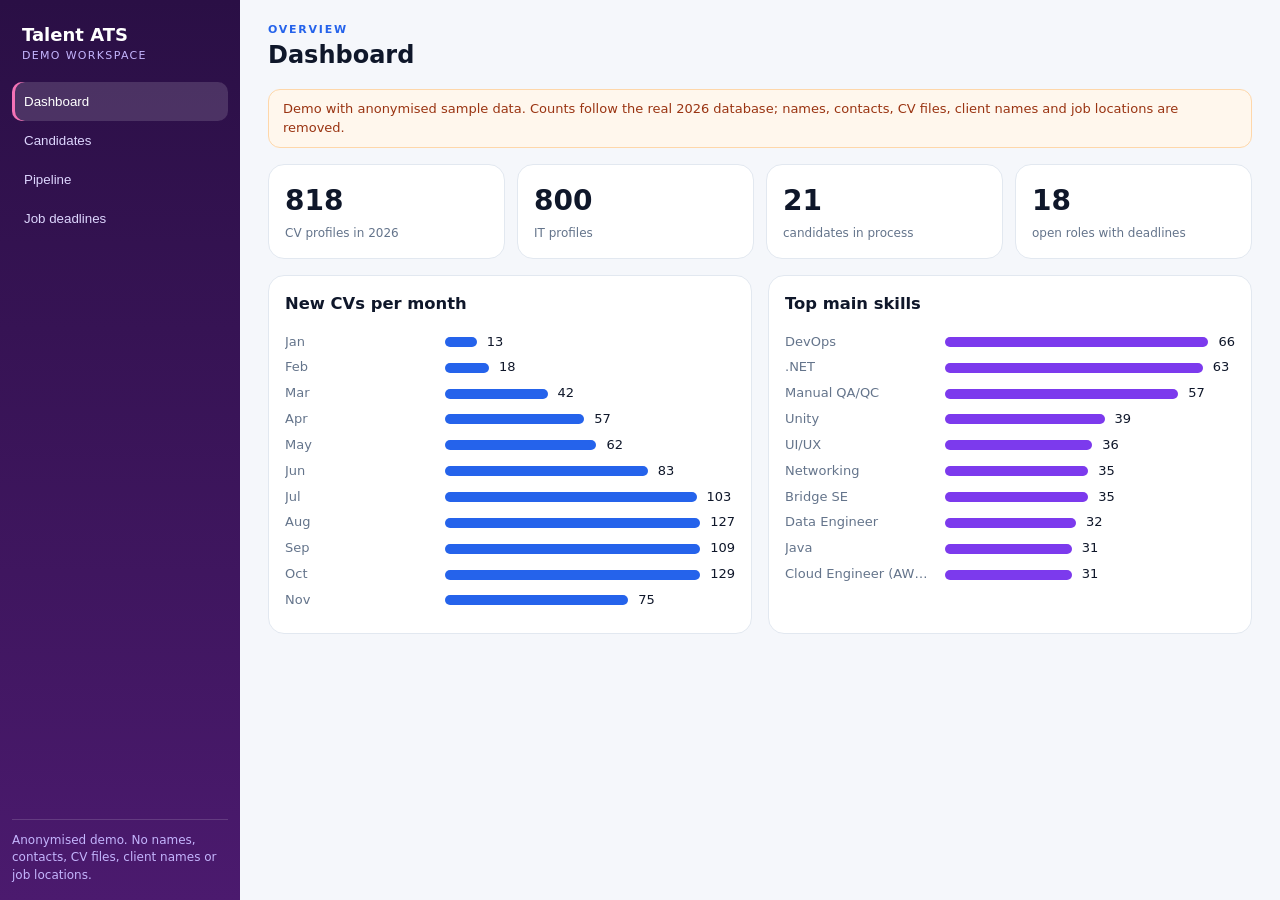
<file: demo.html>
<!doctype html>
<html lang="en">
<head>
<meta charset="utf-8">
<meta name="viewport" content="width=device-width,initial-scale=1">
<title>ATS Demo | Talent Acquisition Workspace</title>
<meta name="description" content="Interactive demo of a self-built applicant tracking system with anonymised sample data. No personal or client information.">
<meta name="robots" content="noindex">
<style>
:root{--side:#2a0f45;--side2:#4b1a6e;--acc:#2563eb;--ink:#0f172a;--mut:#64748b;--line:#e2e8f0;--bg:#f5f7fb;--card:#fff;--ok:#16a34a;--warn:#ea580c;--bad:#dc2626;--vio:#7c3aed}
*{box-sizing:border-box}
html,body{margin:0;height:100%}
body{font:14px/1.45 Inter,system-ui,-apple-system,Segoe UI,Roboto,sans-serif;color:var(--ink);background:var(--bg)}
.app{display:grid;grid-template-columns:240px 1fr;min-height:100vh}
aside{background:linear-gradient(180deg,var(--side),var(--side2));color:#e9d5ff;padding:18px 12px;position:sticky;top:0;height:100vh}
.logo{font-weight:800;font-size:18px;color:#fff;padding:4px 10px 18px}
.logo small{display:block;font-weight:500;font-size:11px;letter-spacing:.12em;color:#c4b5fd;text-transform:uppercase}
nav button{display:flex;gap:10px;align-items:center;width:100%;background:none;border:0;color:#ddd6fe;font:600 14px/1 inherit;padding:12px 12px;border-radius:10px;cursor:pointer;text-align:left}
nav button:hover{background:rgba(255,255,255,.08)}
nav button.on{background:rgba(255,255,255,.14);color:#fff;box-shadow:inset 3px 0 0 #f472b6}
.side-note{position:absolute;left:12px;right:12px;bottom:16px;font-size:12px;color:#c4b5fd;border-top:1px solid rgba(255,255,255,.15);padding-top:12px}
main{padding:22px 28px;min-width:0}
.top{display:flex;justify-content:space-between;align-items:flex-end;gap:12px;margin-bottom:16px;flex-wrap:wrap}
.top h1{margin:0;font-size:24px}
.eyebrow{font-size:11px;letter-spacing:.16em;color:var(--acc);font-weight:700;text-transform:uppercase}
.banner{background:#fff7ed;border:1px solid #fed7aa;color:#9a3412;border-radius:12px;padding:10px 14px;font-size:13px;margin-bottom:16px}
.card{background:var(--card);border:1px solid var(--line);border-radius:16px;padding:16px}
.kpis{display:grid;grid-template-columns:repeat(4,minmax(0,1fr));gap:12px;margin-bottom:16px}
.kpi b{display:block;font-size:28px}
.kpi span{color:var(--mut);font-size:12px}
.grid2{display:grid;grid-template-columns:1fr 1fr;gap:16px}
.bar{display:flex;align-items:center;gap:10px;margin:7px 0;font-size:13px}
.bar i{display:block;height:10px;border-radius:6px;background:var(--acc)}
.bar em{font-style:normal;width:150px;color:var(--mut);flex:none;white-space:nowrap;overflow:hidden;text-overflow:ellipsis}
.chips{display:flex;flex-wrap:wrap;gap:8px;margin-bottom:12px}
.chip{border:1px solid var(--line);background:#fff;border-radius:999px;padding:6px 12px;font-weight:600;cursor:pointer;font-size:13px}
.chip.on{border-color:var(--acc);color:var(--acc);background:#eff6ff}
.chip small{background:#eef2ff;border-radius:999px;padding:1px 7px;margin-left:6px;font-size:11px}
.tools{display:flex;gap:10px;flex-wrap:wrap;margin-bottom:12px}
input,select{font:inherit;border:1px solid var(--line);border-radius:10px;padding:8px 12px;background:#fff}
input{min-width:260px}
.tbl{overflow:auto;border:1px solid var(--line);border-radius:14px;background:#fff}
table{border-collapse:collapse;width:100%;min-width:900px}
th,td{padding:10px 12px;border-bottom:1px solid var(--line);text-align:left;white-space:nowrap}
th{font-size:11px;letter-spacing:.06em;text-transform:uppercase;color:var(--mut);background:#f8fafc;position:sticky;top:0}
tbody tr{cursor:pointer}
tbody tr:hover{background:#f8fafc}
.code{color:var(--acc);font-weight:700}
.st{display:inline-block;border-radius:999px;padding:2px 10px;font-size:12px;font-weight:700}
.s-Check{background:#f1f5f9;color:#334155}.s-Schedule{background:#dbeafe;color:#1d4ed8}.s-R1{background:#ffedd5;color:#c2410c}.s-R2{background:#fee2e2;color:#b91c1c}.s-Passed{background:#dcfce7;color:#15803d}.s-Stop{background:#e2e8f0;color:#64748b}
.pager{display:flex;gap:8px;align-items:center;justify-content:flex-end;margin-top:10px;color:var(--mut)}
.pager button{border:1px solid var(--line);background:#fff;border-radius:8px;padding:6px 12px;cursor:pointer}
.prog{height:8px;background:#e2e8f0;border-radius:6px;overflow:hidden;width:120px;display:inline-block;vertical-align:middle;margin-left:8px}
.prog i{display:block;height:100%;background:var(--acc)}
.late i{background:var(--bad)}.soon i{background:var(--warn)}
.board{display:grid;grid-template-columns:repeat(5,minmax(200px,1fr));gap:12px;overflow:auto}
.col h3{font-size:13px;margin:0 0 10px;display:flex;justify-content:space-between}
.mini{background:#fff;border:1px solid var(--line);border-radius:12px;padding:10px;margin-bottom:8px;cursor:pointer}
.mini b{display:block;font-size:13px}.mini span{font-size:12px;color:var(--mut)}
.drawer{position:fixed;inset:0;background:rgba(15,23,42,.45);display:none;justify-content:flex-end;z-index:9}
.drawer.open{display:flex}
.panel{width:min(520px,100%);background:#fff;height:100%;overflow:auto;padding:22px}
.panel h2{margin:4px 0 2px}
.panel .x{float:right;border:0;background:#f1f5f9;border-radius:8px;padding:6px 10px;cursor:pointer}
dl{display:grid;grid-template-columns:150px 1fr;gap:8px 12px;margin:16px 0}
dt{color:var(--mut)}dd{margin:0;font-weight:600}
.fit{display:flex;gap:16px;align-items:center;margin:12px 0}
.fit b{font-size:34px;color:var(--acc)}
.tag{display:inline-block;background:#eef2ff;color:#3730a3;border-radius:8px;padding:3px 8px;margin:2px;font-size:12px}
.note{font-size:12px;color:var(--mut)}
@media (max-width:900px){.app{grid-template-columns:1fr}aside{position:static;height:auto}.side-note{position:static;margin-top:12px}nav{display:flex;flex-wrap:wrap}nav button{width:auto}.kpis{grid-template-columns:repeat(2,1fr)}.grid2{grid-template-columns:1fr}main{padding:16px}input{min-width:0;width:100%}}
</style>
</head>
<body>
<div class="app">
  <aside>
    <div class="logo">Talent ATS<small>Demo workspace</small></div>
    <nav id="nav">
      <button data-v="dash" class="on">Dashboard</button>
      <button data-v="cands">Candidates</button>
      <button data-v="pipe">Pipeline</button>
      <button data-v="jobs">Job deadlines</button>
    </nav>
    <div class="side-note">Anonymised demo. No names, contacts, CV files, client names or job locations.</div>
  </aside>
  <main id="main"></main>
</div>
<div class="drawer" id="drawer"><div class="panel" id="panel"></div></div>

<script>
(function(){
// deterministic generator so every visitor sees the same demo data
var seed=20261119;function rnd(){seed=(seed*1664525+1013904223)%4294967296;return seed/4294967296}
function pick(a){return a[Math.floor(rnd()*a.length)]}
var ROLES=[
 ['DevOps Engineer','DevOps',['Kubernetes','Terraform','AWS','CI/CD']],
 ['Senior DevOps Engineer','DevOps',['Kubernetes','Azure','Helm','GitOps']],
 ['Cloud Engineer','Cloud Engineer (AWS/Azure)',['AWS','Azure','IaC','Networking']],
 ['Senior QA Engineer','Manual QA/QC',['Test design','API testing','Jira','SQL']],
 ['QC Lead','Manual QA/QC',['Test strategy','Team lead','Regression','UAT']],
 ['Automation Tester','Automation tester',['Selenium','Playwright','Java','CI']],
 ['Backend Developer','Python',['Python','Django','PostgreSQL','Docker']],
 ['Senior Software Engineer','Java',['Java','Spring Boot','Microservices','Kafka']],
 ['Senior PHP Developer','PHP',['PHP','Laravel','MySQL','Redis']],
 ['Full-Stack Developer','.NET',['.NET Core','Angular','SQL Server','Azure']],
 ['Technical Lead','.NET',['Architecture','.NET','Code review','Mentoring']],
 ['Frontend Engineer','ReactJS',['React','TypeScript','Next.js','Testing']],
 ['Node.js Developer','Node.js',['Node.js','NestJS','MongoDB','AWS']],
 ['Unity Developer','Unity',['Unity','C#','Mobile games','Optimisation']],
 ['Data Engineer','Data Engineer',['Spark','Airflow','SQL','Python']],
 ['AI/ML Engineer','AI/ML',['PyTorch','LLM','MLOps','Python']],
 ['Security Architect','Cyber Security',['Cloud security','IAM','SIEM','ISO 27001']],
 ['Network Engineer','Networking',['BGP','LAN/WAN','Firewall','Cisco']],
 ['System Engineer','Windows Server',['Windows Server','M365','VMware','Backup']],
 ['SAP ABAP Engineer','SAP',['ABAP','S/4HANA','Fiori','Integration']],
 ['Mobile Developer','Flutter',['Flutter','Dart','Firebase','REST']],
 ['iOS Developer','iOS',['Swift','SwiftUI','CI','App Store']],
 ['Golang Engineer','Golang',['Go','gRPC','PostgreSQL','Kubernetes']],
 ['Business Analyst','Business Analyst',['Requirements','BPMN','SQL','Agile']],
 ['Project Manager','Project Manager',['Scrum','Delivery','Stakeholders','Budget']],
 ['Bridge SE','Bridge SE',['Japanese N2','Spec translation','QA','Offshore']],
 ['UI/UX Designer','UI/UX',['Figma','Design system','User research','Prototyping']]
];
var NONIT=[['Marketing Manager','Marketing',['B2B','Demand generation','Content','Analytics']],['Senior Sales Executive','B2B Sales',['Enterprise sales','Pipeline','Negotiation','CRM']],['HR Generalist','HR',['C&B','Recruitment','Labour law','Payroll']]];
var LANG=['English','English','English','Japanese','English, Japanese','-','Korean'];
var SRC=['LinkedIn','LinkedIn','LinkedIn','LinkedIn','Website','Referral','Job board'];
var LOC=['HCM','HCM','HCM','HCM','HCM','Hanoi','Da Nang','Remote','Overseas'];
var STATUS=[['Check',145],['Schedule',11],['Interview R1',6],['Interview R2',1],['Passed',3],['Stop',652]];
var JOBS=[
 ['Senior Cloud & DevOps Engineer',2,'2026-12-01',4],['Senior QA Engineer',1,'2026-12-01',2],['Senior Full-Stack Engineer',1,'2026-12-01',1],
 ['Lead Full-Stack Engineer',1,'2026-12-01',0],['DevOps / AWS Consultant',1,'2026-12-01',2],['Senior Sales Executive, Enterprise AI',1,'2026-12-16',1],
 ['Head of Marketing, B2B SaaS',1,'2026-12-16',0],['Automotive Embedded Software Engineer',2,'2026-12-31',0],['Bridge Software Engineer, Web',2,'2026-12-31',0],
 ['SAP ABAP Engineer',1,'2026-12-31',0],['AI Engineer, Financial Systems',1,'2026-12-31',0],['Security Architect',1,'2027-01-08',0],
 ['Solution Architect (Java)',1,'2027-01-08',0],['Senior Penetration Tester',1,'2027-01-08',0],['Unity Developer (Remote)',1,'2027-02-13',1],
 ['Senior Python + PHP Developer',1,'2026-11-28',1],['Senior Network Engineer',1,'2026-11-25',0],['Data Engineer',1,'2026-12-20',0]
];
var TODAY=new Date('2026-11-19');
// candidates
var C=[],n=0;
STATUS.forEach(function(s){for(var i=0;i<s[1];i++)C.push({st:s[0]})});
for(var i=C.length-1;i>0;i--){var j=Math.floor(rnd()*(i+1));var t=C[i];C[i]=C[j];C[j]=t}
C.forEach(function(c,i){
 var it=i>=18,r=it?pick(ROLES):NONIT[i%3];
 var exp=Math.round((1+rnd()*rnd()*18)*10)/10;
 var lv=exp>=8?'Senior ':exp<2?'Junior ':'';
 c.title=(r[0].indexOf('Senior')===0||r[0].indexOf('Lead')>=0||!lv?r[0]:lv+r[0]);
 c.skill=r[1];c.tags=r[2];c.exp=exp;c.ind=it?'IT':'Non-IT';
 var m=0;while(rnd()<0.97&&m<320)m++; // skew towards recent months
 var d=new Date(2026,0,1);d.setDate(d.getDate()+Math.floor(322*Math.pow(rnd(),0.55)));c.date=d;
 var curr=rnd()<0.82?'VND':'USD';
 if(rnd()<0.2){c.sal='Negotiable';c.cur='-'}else if(curr==='VND'){var v=Math.round(15+exp*4.5+rnd()*15);c.sal=v+'M gross';c.cur='VND'}else{c.sal=(Math.round((900+exp*180+rnd()*900)/100)*100).toLocaleString('en-US');c.cur='USD'}
 c.lang=pick(LANG);c.src=pick(SRC);c.loc=pick(LOC);
 c.fit=c.st==='Stop'?Math.round(35+rnd()*35):Math.round(70+rnd()*25);
});
C.sort(function(a,b){return b.date-a.date});
C.forEach(function(c,i){c.code='CV-'+String(C.length-i).padStart(4,'0')});
var fmt=function(d){return String(d.getDate()).padStart(2,'0')+'/'+String(d.getMonth()+1).padStart(2,'0')+'/'+d.getFullYear()};
var stCls=function(s){return 's-'+(s==='Interview R1'?'R1':s==='Interview R2'?'R2':s)};
var esc=function(s){return String(s).replace(/[&<>"]/g,function(c){return{'&':'&amp;','<':'&lt;','>':'&gt;','"':'&quot;'}[c]})};

var main=document.getElementById('main'),view='dash',state={st:'All',q:'',skill:'',ind:'All',page:1};
function count(f){return C.filter(f).length}
function top(title,eb,extra){return '<div class="top"><div><div class="eyebrow">'+eb+'</div><h1>'+title+'</h1></div>'+(extra||'')+'</div><div class="banner">Demo with anonymised sample data. Counts follow the real 2026 database; names, contacts, CV files, client names and job locations are removed.</div>'}

function dash(){
 var months={};C.forEach(function(c){var k=c.date.getMonth();months[k]=(months[k]||0)+1});
 var mx=Math.max.apply(null,Object.values(months)),mn=['Jan','Feb','Mar','Apr','May','Jun','Jul','Aug','Sep','Oct','Nov','Dec'];
 var skills={};C.forEach(function(c){skills[c.skill]=(skills[c.skill]||0)+1});
 var sk=Object.entries(skills).sort(function(a,b){return b[1]-a[1]}).slice(0,10),smx=sk[0][1];
 var active=count(function(c){return /Schedule|Interview|Passed/.test(c.st)});
 main.innerHTML=top('Dashboard','Overview')+
 '<div class="kpis"><div class="card kpi"><b>'+C.length+'</b><span>CV profiles in 2026</span></div><div class="card kpi"><b>'+count(function(c){return c.ind==='IT'})+'</b><span>IT profiles</span></div><div class="card kpi"><b>'+active+'</b><span>candidates in process</span></div><div class="card kpi"><b>'+JOBS.length+'</b><span>open roles with deadlines</span></div></div>'+
 '<div class="grid2"><div class="card"><h3 style="margin-top:0">New CVs per month</h3>'+mn.slice(0,11).map(function(m,i){var v=months[i]||0;return '<div class="bar"><em>'+m+'</em><i style="width:'+(v/mx*70)+'%"></i>'+v+'</div>'}).join('')+'</div>'+
 '<div class="card"><h3 style="margin-top:0">Top main skills</h3>'+sk.map(function(s){return '<div class="bar"><em>'+esc(s[0])+'</em><i style="width:'+(s[1]/smx*60)+'%;background:var(--vio)"></i>'+s[1]+'</div>'}).join('')+'</div></div>';
}

function cands(){
 var stats=['All'].concat(STATUS.map(function(s){return s[0]}));
 var skills=Array.from(new Set(C.map(function(c){return c.skill}))).sort();
 var f=C.filter(function(c){return (state.st==='All'||c.st===state.st)&&(state.ind==='All'||c.ind===state.ind)&&(!state.skill||c.skill===state.skill)&&(!state.q||(c.title+' '+c.skill+' '+c.tags.join(' ')+' '+c.code).toLowerCase().indexOf(state.q.toLowerCase())>=0)});
 var per=20,pages=Math.max(1,Math.ceil(f.length/per));if(state.page>pages)state.page=pages;
 var rows=f.slice((state.page-1)*per,state.page*per);
 main.innerHTML=top('Candidates','CV database')+
 '<div class="chips">'+['All','IT','Non-IT'].map(function(x){return '<button class="chip'+(state.ind===x?' on':'')+'" data-ind="'+x+'">'+(x==='All'?'All industries':x)+'<small>'+(x==='All'?C.length:count(function(c){return c.ind===x}))+'</small></button>'}).join('')+'</div>'+
 '<div class="chips">'+stats.map(function(s){return '<button class="chip'+(state.st===s?' on':'')+'" data-st="'+s+'">'+s+'<small>'+(s==='All'?C.length:count(function(c){return c.st===s}))+'</small></button>'}).join('')+'</div>'+
 '<div class="tools"><input id="q" placeholder="Search title, skill or CV code" value="'+esc(state.q)+'"><select id="sk"><option value="">All main skills</option>'+skills.map(function(s){return '<option'+(state.skill===s?' selected':'')+'>'+esc(s)+'</option>'}).join('')+'</select></div>'+
 '<div class="tbl"><table><thead><tr><th>Created</th><th>CV code</th><th>Current title</th><th>Exp (yrs)</th><th>Main skill</th><th>Expected salary</th><th>Currency</th><th>Language</th><th>Location</th><th>Source</th><th>Status</th></tr></thead><tbody>'+
 rows.map(function(c){return '<tr data-code="'+c.code+'"><td>'+fmt(c.date)+'</td><td class="code">'+c.code+'</td><td>'+esc(c.title)+'</td><td>'+c.exp+'</td><td>'+esc(c.skill)+'</td><td>'+c.sal+'</td><td>'+c.cur+'</td><td>'+c.lang+'</td><td>'+c.loc+'</td><td>'+c.src+'</td><td><span class="st '+stCls(c.st)+'">'+c.st+'</span></td></tr>'}).join('')+
 '</tbody></table></div><div class="pager"><span>'+f.length+' profiles, page '+state.page+' of '+pages+'</span><button data-p="-1">Previous</button><button data-p="1">Next</button></div>';
 var q=document.getElementById('q');q.oninput=function(){state.q=q.value;state.page=1;cands();var e=document.getElementById('q');e.focus();e.setSelectionRange(e.value.length,e.value.length)};
 document.getElementById('sk').onchange=function(e){state.skill=e.target.value;state.page=1;cands()};
}

function pipe(){
 var cols=['Schedule','Interview R1','Interview R2','Passed','Check'];
 main.innerHTML=top('Pipeline','Candidates in process')+'<div class="board">'+cols.map(function(s){var list=C.filter(function(c){return c.st===s});return '<div class="col"><h3>'+s+'<span class="st '+stCls(s)+'">'+list.length+'</span></h3>'+list.slice(0,s==='Check'?12:20).map(function(c){var j=JOBS[parseInt(c.code.slice(3),10)%JOBS.length][0];return '<div class="mini" data-code="'+c.code+'"><b>'+c.code+', '+esc(c.title)+'</b><span>'+esc(j)+'</span><br><span>Fit '+c.fit+'%, '+c.exp+' yrs</span></div>'}).join('')+(s==='Check'&&list.length>12?'<div class="note">and '+(list.length-12)+' more waiting for screening</div>':'')+'</div>'}).join('')+'</div>';
}

function jobs(){
 var rows=JOBS.map(function(j){var dl=new Date(j[2]),left=Math.round((dl-TODAY)/864e5),opened=new Date(dl);opened.setDate(opened.getDate()-45);var pct=Math.max(0,Math.min(100,Math.round(left/45*100)));return {t:j[0],hc:j[1],dl:dl,left:left,inp:j[3],pct:pct,opened:opened}}).sort(function(a,b){return a.left-b.left});
 main.innerHTML=top('Job deadlines','Recruitment plans')+
 '<div class="kpis"><div class="card kpi"><b>'+rows.length+'</b><span>open roles</span></div><div class="card kpi"><b>'+rows.reduce(function(s,r){return s+r.hc},0)+'</b><span>headcount to fill</span></div><div class="card kpi"><b>'+rows.filter(function(r){return r.left<=14}).length+'</b><span>deadlines within 14 days</span></div><div class="card kpi"><b>'+rows.reduce(function(s,r){return s+r.inp},0)+'</b><span>candidates in process</span></div></div>'+
 '<div class="tbl"><table><thead><tr><th>Role</th><th>Headcount</th><th>Opened</th><th>KPI deadline</th><th>Time left</th><th>In process</th><th>Next action</th></tr></thead><tbody>'+
 rows.map(function(r){var cls=r.left<=7?'late':r.left<=14?'soon':'';var act=r.inp===0?'Source more candidates':r.left<=14?'Push interview feedback':'Follow up with shortlist';return '<tr style="cursor:default"><td><b>'+esc(r.t)+'</b></td><td>'+r.hc+'</td><td>'+fmt(r.opened)+'</td><td>'+fmt(r.dl)+'</td><td>'+r.left+' days<span class="prog '+cls+'"><i style="width:'+r.pct+'%"></i></span></td><td>'+r.inp+'</td><td>'+act+'</td></tr>'}).join('')+'</tbody></table></div><p class="note">Client names, job codes, salaries and locations are removed from this demo.</p>';
}

function open(code){
 var c=C.find(function(x){return x.code===code});if(!c)return;
 var job=JOBS[parseInt(c.code.slice(3),10)%JOBS.length][0];
 var must=Math.min(98,c.fit+Math.round(rnd()*8)),nice=Math.max(20,c.fit-15-Math.round(rnd()*10));
 document.getElementById('panel').innerHTML='<button class="x" id="x">Close</button><div class="eyebrow">Candidate profile</div><h2>'+c.code+'</h2><div class="note">Name, contact details and CV file hidden in this demo</div>'+
 '<dl><dt>Current title</dt><dd>'+esc(c.title)+'</dd><dt>Experience</dt><dd>'+c.exp+' years</dd><dt>Main skill</dt><dd>'+esc(c.skill)+'</dd><dt>Expected salary</dt><dd>'+c.sal+(c.cur!=='-'?' '+c.cur:'')+'</dd><dt>Language</dt><dd>'+c.lang+'</dd><dt>Location</dt><dd>'+c.loc+'</dd><dt>Source</dt><dd>'+c.src+'</dd><dt>Created</dt><dd>'+fmt(c.date)+'</dd><dt>Status</dt><dd><span class="st '+stCls(c.st)+'">'+c.st+'</span></dd></dl>'+
 '<h3>Skills</h3>'+c.tags.map(function(t){return '<span class="tag">'+esc(t)+'</span>'}).join('')+
 '<h3>CV and JD match</h3><div class="note">Matched against: '+esc(job)+'</div><div class="fit"><b>'+c.fit+'%</b><div>Must-have '+must+'%<br>Nice-to-have '+nice+'%</div></div>'+
 '<p><b>Strengths:</b> hands-on '+esc(c.tags[0])+' and '+esc(c.tags[1])+' experience over '+c.exp+' years.</p><p><b>To confirm in interview:</b> depth in '+esc(c.tags[2])+', availability and salary expectation.</p>'+
 '<p class="note">Fit scores in this demo are illustrative.</p>';
 document.getElementById('drawer').classList.add('open');
 document.getElementById('x').onclick=close;
}
function close(){document.getElementById('drawer').classList.remove('open')}
document.getElementById('drawer').addEventListener('click',function(e){if(e.target.id==='drawer')close()});
document.addEventListener('keydown',function(e){if(e.key==='Escape')close()});

main.addEventListener('click',function(e){
 var t=e.target.closest('[data-st],[data-ind],[data-p],[data-code]');if(!t)return;
 if(t.dataset.st){state.st=t.dataset.st;state.page=1;cands()}
 else if(t.dataset.ind){state.ind=t.dataset.ind;state.page=1;cands()}
 else if(t.dataset.p){state.page=Math.max(1,state.page+parseInt(t.dataset.p,10));cands()}
 else if(t.dataset.code){open(t.dataset.code)}
});
var R={dash:dash,cands:cands,pipe:pipe,jobs:jobs};
document.getElementById('nav').addEventListener('click',function(e){var b=e.target.closest('button');if(!b)return;document.querySelectorAll('#nav button').forEach(function(x){x.classList.toggle('on',x===b)});view=b.dataset.v;R[view]();window.scrollTo(0,0)});
dash();
})();
</script>
</body>
</html>
</file>
